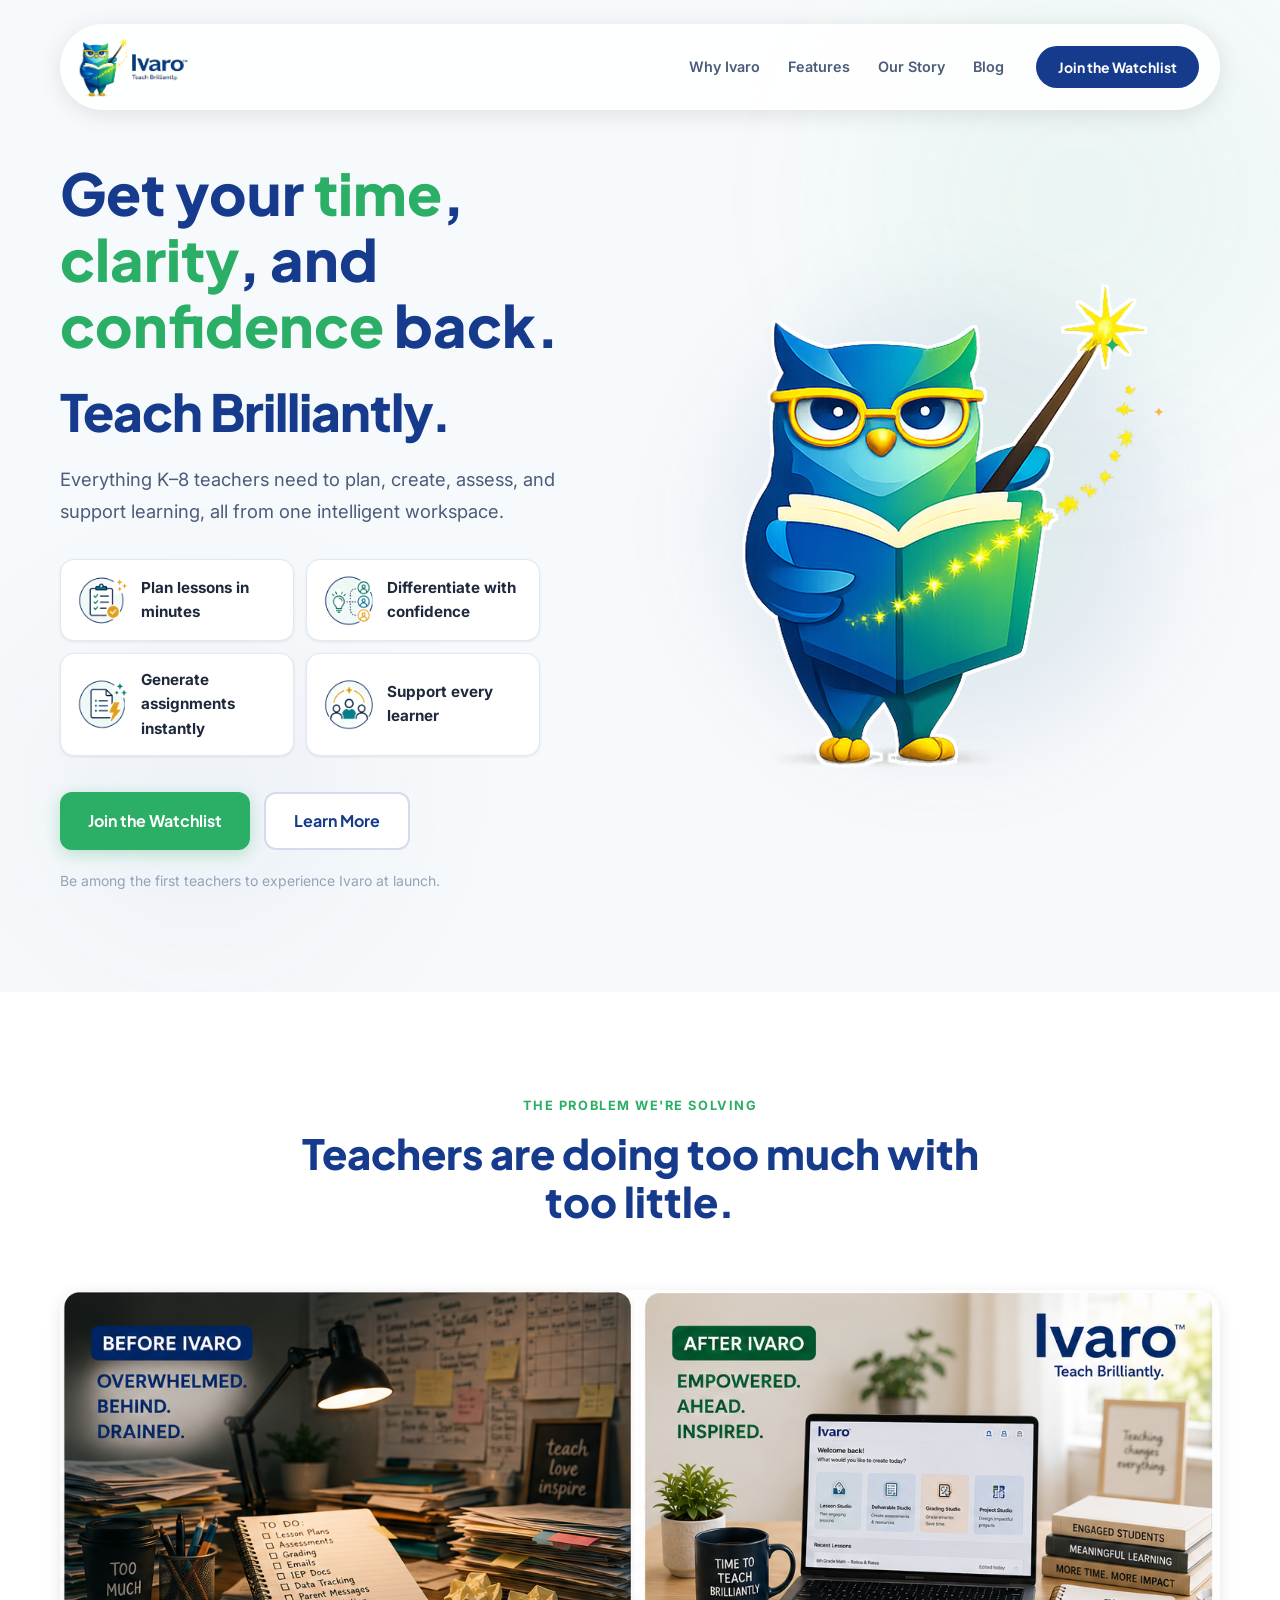
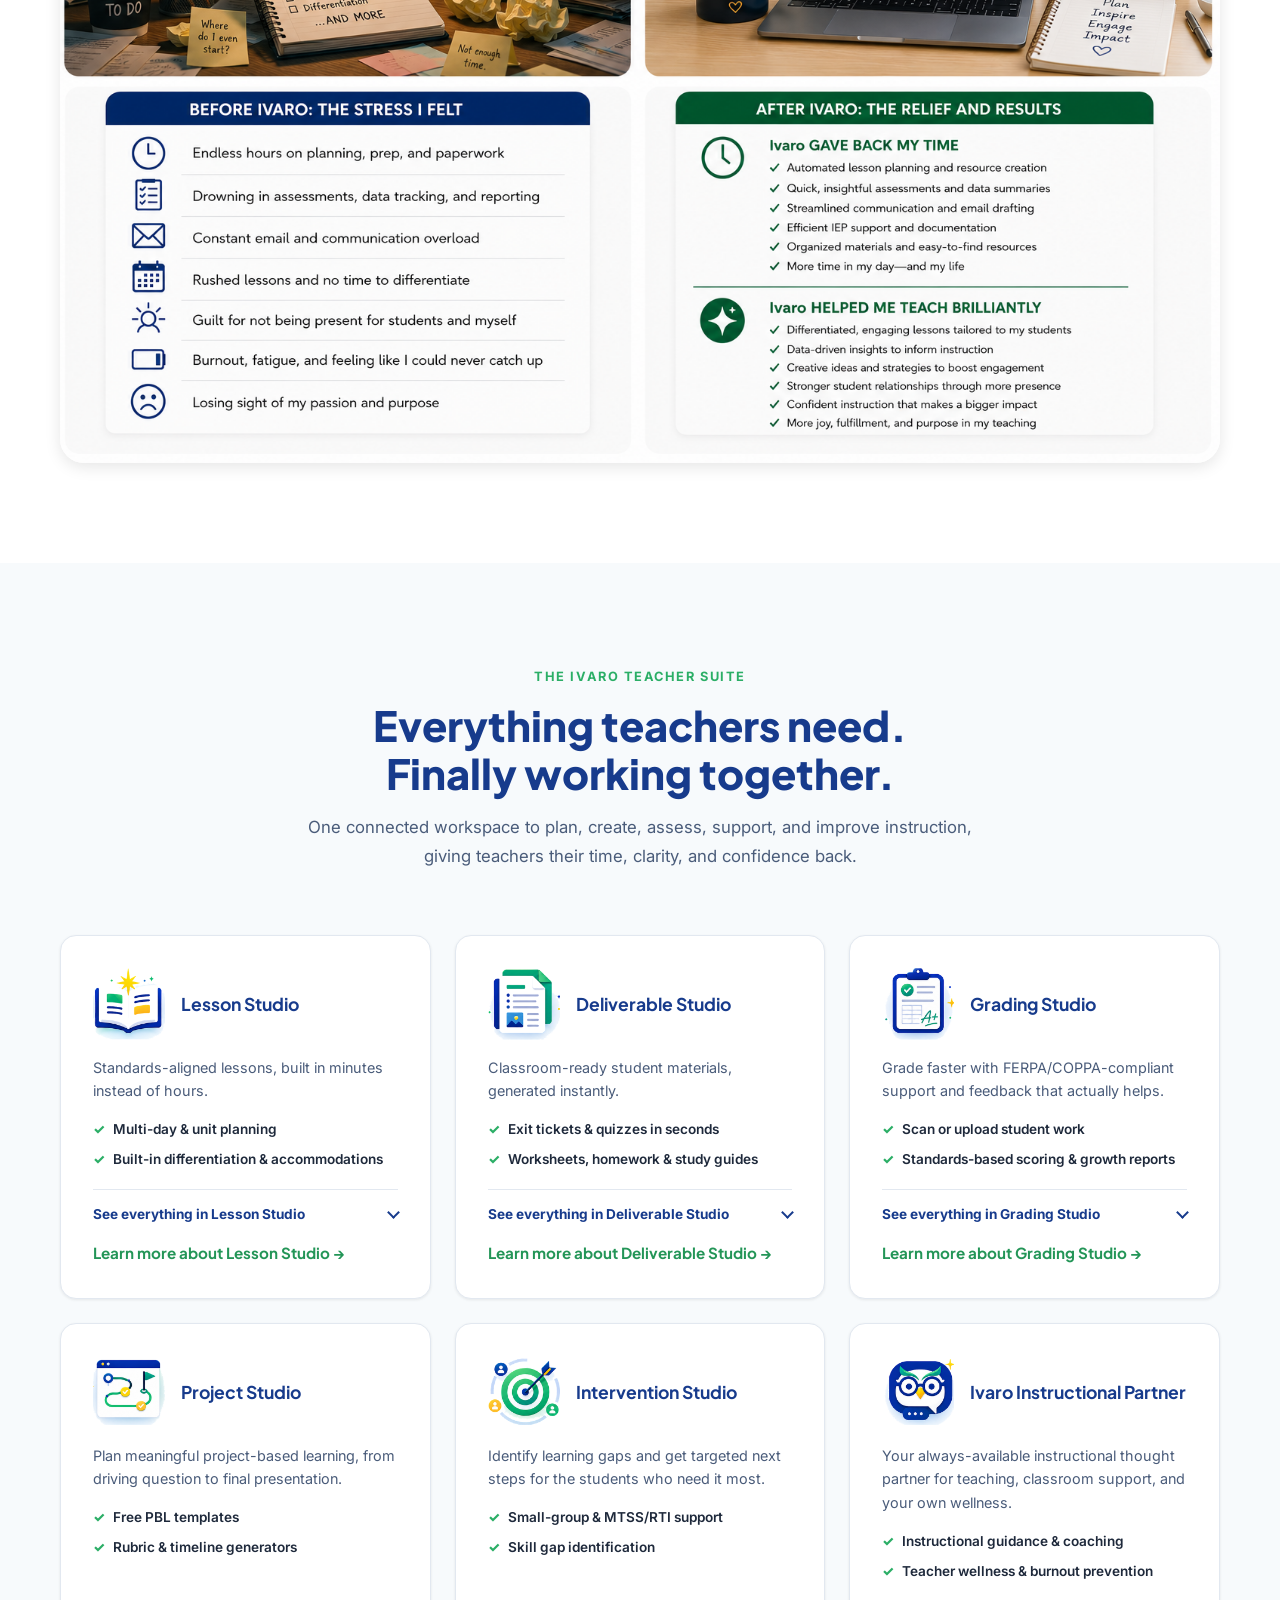
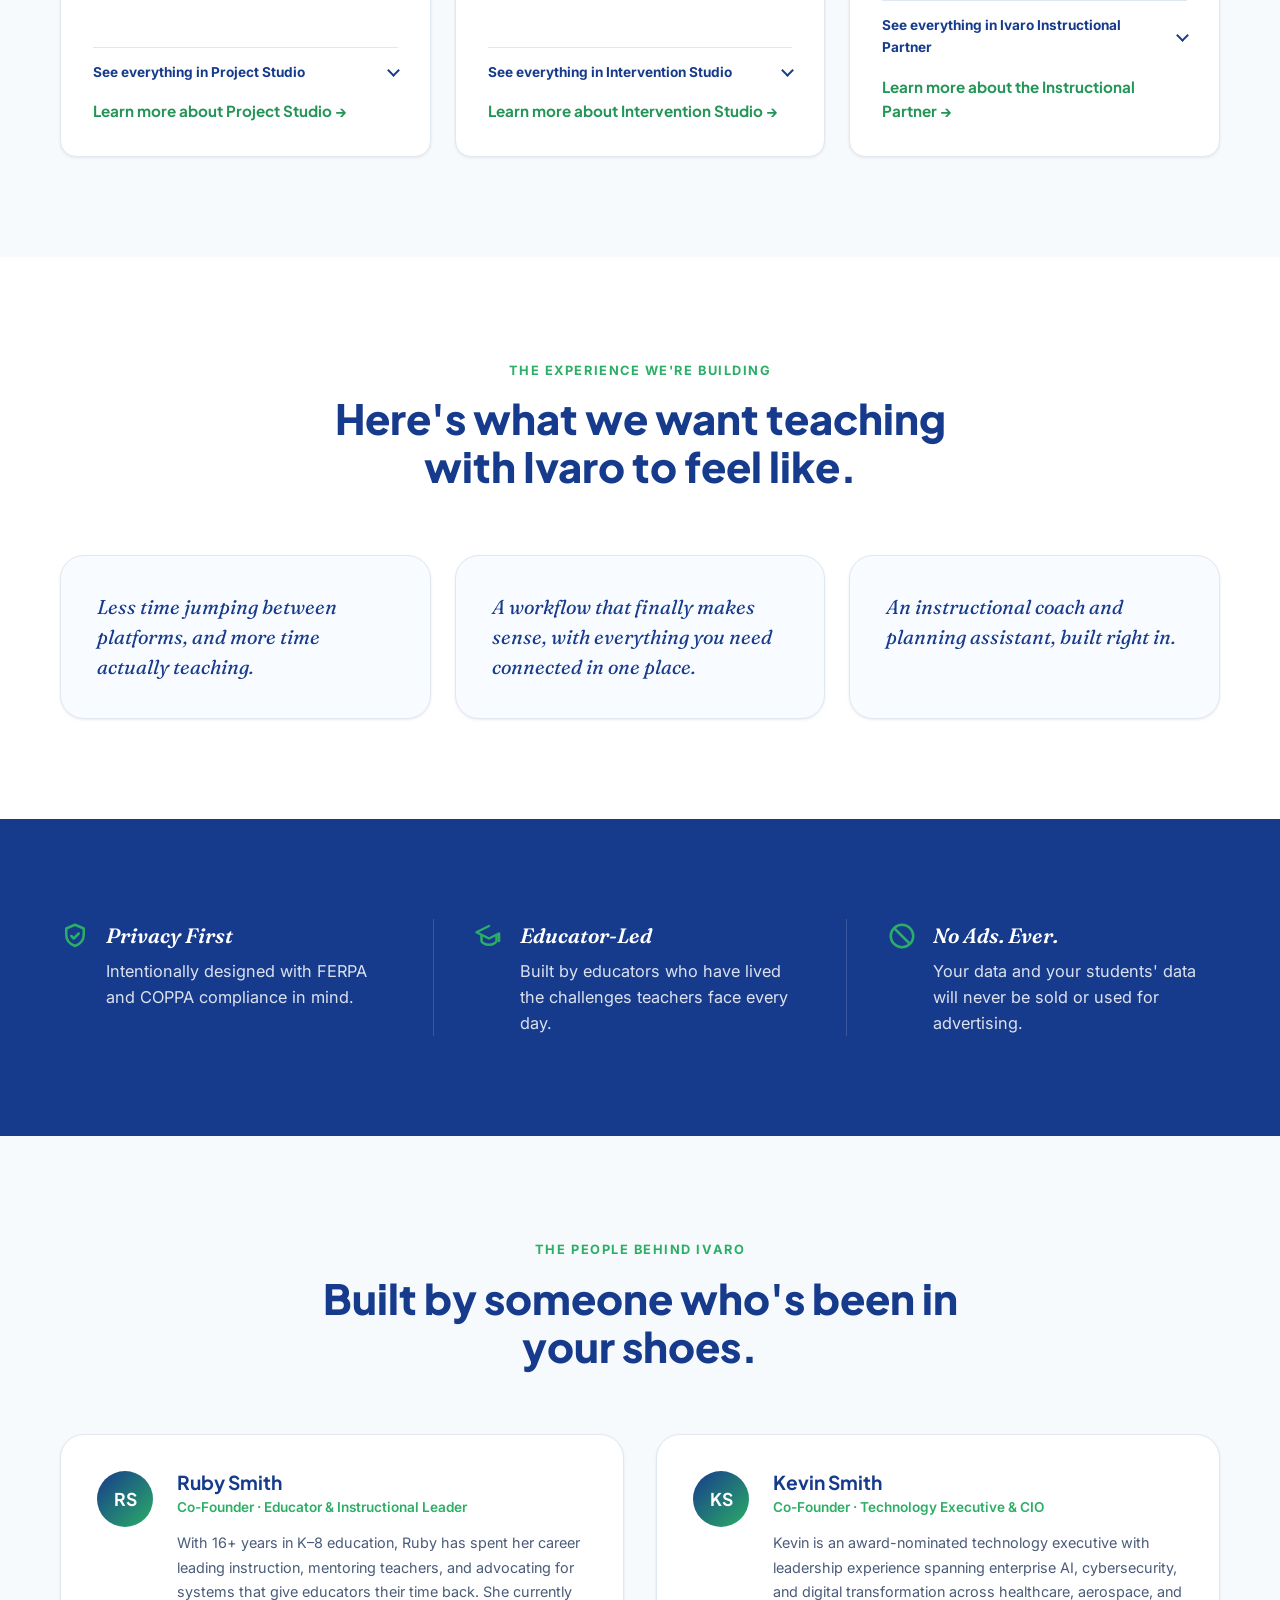
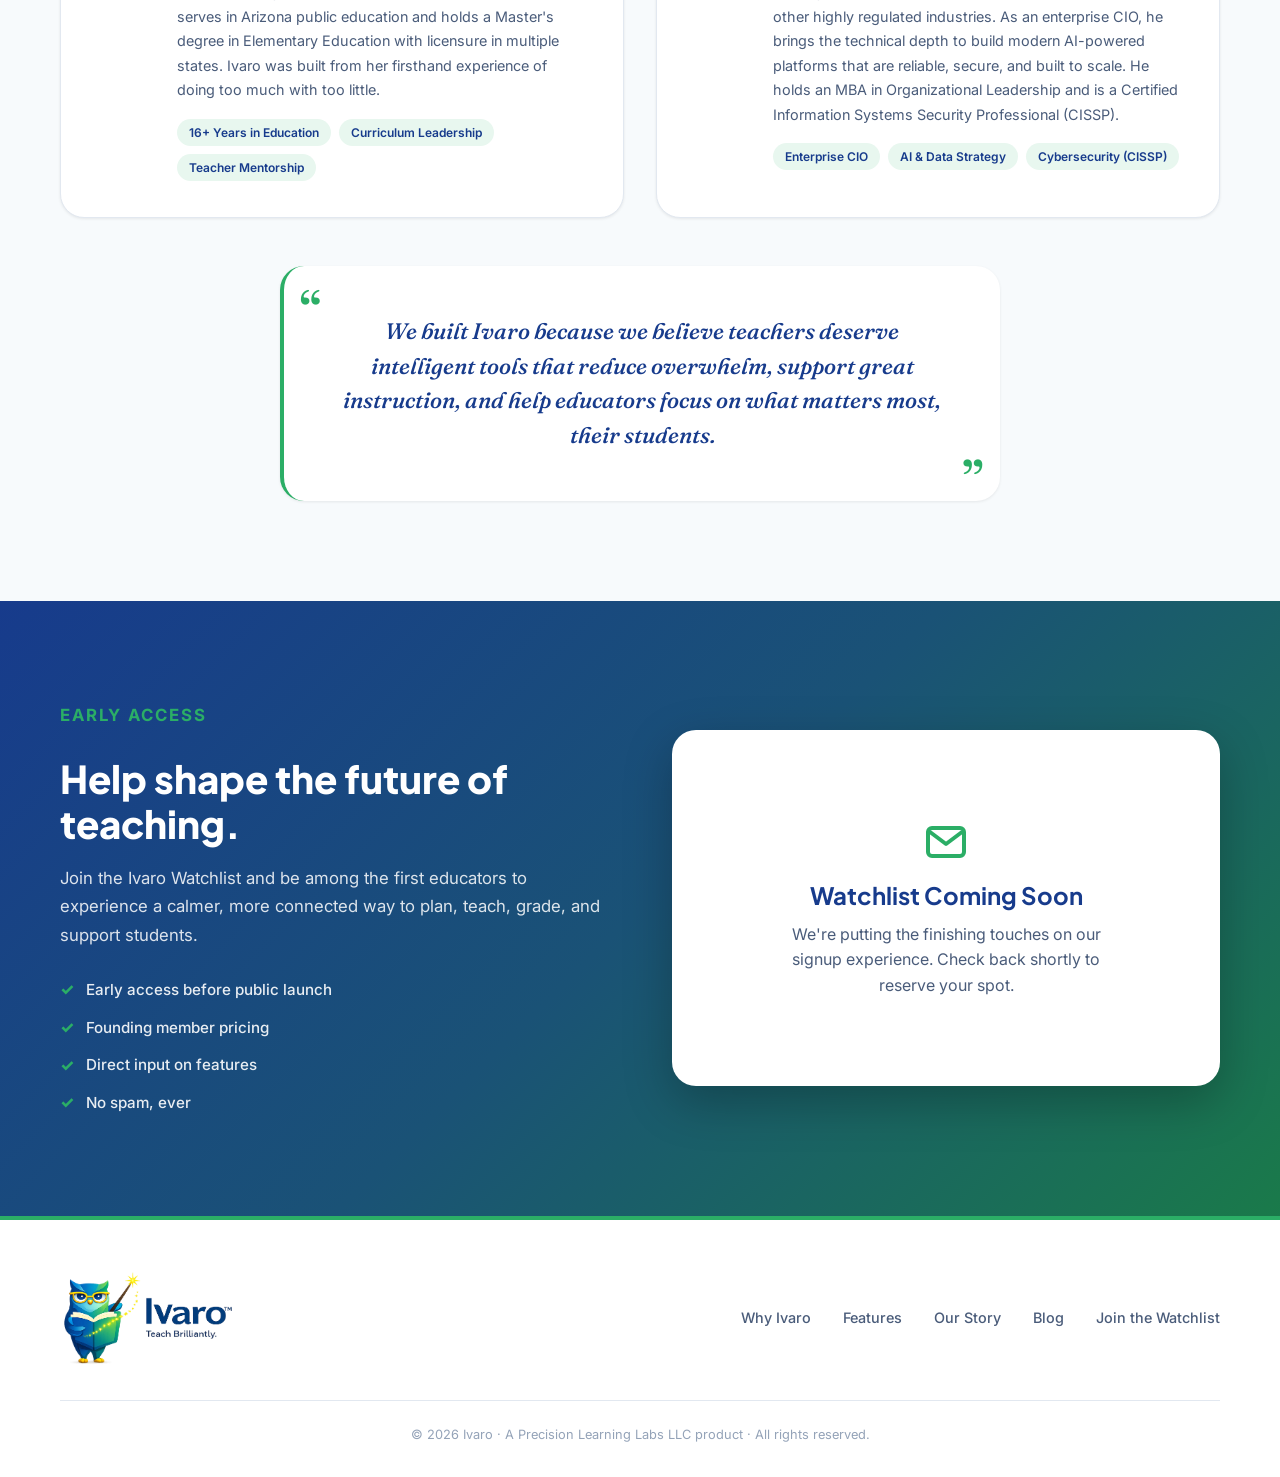
<file: index.html>
<!DOCTYPE html>
<html lang="en">
<head>
  <meta charset="UTF-8" />
  <meta name="viewport" content="width=device-width, initial-scale=1.0" />

  <!-- Google Analytics (GA4) -->
  <!-- Google tag (gtag.js) -->
  <script async src="https://www.googletagmanager.com/gtag/js?id=G-GJ0Y1HH6KL"></script>
  <script>
    window.dataLayer = window.dataLayer || [];
    function gtag(){dataLayer.push(arguments);}
    gtag('js', new Date());
    gtag('config', 'G-GJ0Y1HH6KL');
  </script>
  <title>Ivaro | The Intelligent Workspace for K–8 Teachers</title>
  <meta name="description" content="Ivaro gives K–8 teachers one connected workspace to plan, create, assess, and support learning, so you get your time, clarity, and confidence back. Join the watchlist for early access." />
  <meta name="robots" content="index, follow" />
  <link rel="canonical" href="https://ivaro.ai/" />
  <link rel="icon" href="assets/ivaro-favicon.png" type="image/png" />
  <meta name="theme-color" content="#173B8C" />

  <!-- Open Graph -->
  <meta property="og:type" content="website" />
  <meta property="og:url" content="https://ivaro.ai/" />
  <meta property="og:title" content="Ivaro | The Intelligent Workspace for K–8 Teachers" />
  <meta property="og:description" content="Ivaro gives K–8 teachers one connected workspace to plan, create, assess, and support learning, so you get your time, clarity, and confidence back. Join the watchlist." />
  <meta property="og:image" content="https://ivaro.ai/assets/og-image.png" />
  <meta property="og:image:secure_url" content="https://ivaro.ai/assets/og-image.png" />
  <meta property="og:image:type" content="image/png" />
  <meta property="og:image:width" content="1200" />
  <meta property="og:image:height" content="630" />
  <meta property="og:image:alt" content="Ivaro: the intelligent instructional workspace for K–8 teachers" />
  <meta property="og:site_name" content="Ivaro" />

  <!-- Twitter Card -->
  <meta name="twitter:card" content="summary_large_image" />
  <meta name="twitter:title" content="Ivaro | The Intelligent Workspace for K–8 Teachers" />
  <meta name="twitter:description" content="One connected workspace to plan, create, assess, and support learning, built for K–8 teachers. Join the watchlist for early access." />
  <meta name="twitter:image" content="https://ivaro.ai/assets/og-image.png" />
  <meta name="twitter:image:alt" content="Ivaro: the intelligent instructional workspace for K–8 teachers" />

  <!-- Schema: SoftwareApplication -->
  <script type="application/ld+json">
  {
    "@context": "https://schema.org",
    "@type": "SoftwareApplication",
    "name": "Ivaro",
    "url": "https://ivaro.ai",
    "description": "One connected instructional workspace for K-8 teachers. Helps plan, create, assess, and support learning, from lesson planning and grading to student differentiation and intervention guidance.",
    "applicationCategory": "EducationApplication",
    "operatingSystem": "Web",
    "audience": {
      "@type": "EducationalAudience",
      "educationalRole": "teacher"
    },
    "featureList": [
      "Lesson Studio – standards-aligned lesson planning in minutes",
      "Deliverable Studio – exit tickets, quizzes, worksheets, and classroom materials on demand",
      "Grading Studio – FERPA/COPPA-compliant grading assistance and feedback",
      "Project Studio – project-based learning planning and rubrics",
      "Intervention Studio – targeted small-group and MTSS/RTI support (coming soon)",
      "Ivaro Instructional Partner – always-available instructional coaching and teacher wellness support"
    ],
    "offers": {
      "@type": "Offer",
      "price": "0",
      "priceCurrency": "USD",
      "availability": "https://schema.org/ComingSoon"
    },
    "publisher": {
      "@type": "Organization",
      "name": "Precision Learning Labs LLC",
      "url": "https://ivaro.ai"
    }
  }
  </script>

  <!-- Schema: Organization -->
  <script type="application/ld+json">
  {
    "@context": "https://schema.org",
    "@type": "Organization",
    "name": "Ivaro",
    "url": "https://ivaro.ai",
    "logo": "https://ivaro.ai/assets/ivaro-logo.png",
    "description": "Ivaro builds an intelligent instructional workspace for K-8 teachers to plan, create, assess, and support learning.",
    "founder": [
      { "@type": "Person", "name": "Ruby Smith", "jobTitle": "Co-Founder" },
      { "@type": "Person", "name": "Kevin Smith", "jobTitle": "Co-Founder" }
    ],
    "sameAs": []
  }
  </script>

  <!-- Schema: FAQPage (GEO / answer engines) -->
  <script type="application/ld+json">
  {
    "@context": "https://schema.org",
    "@type": "FAQPage",
    "mainEntity": [
      {
        "@type": "Question",
        "name": "What is Ivaro?",
        "acceptedAnswer": {
          "@type": "Answer",
          "text": "Ivaro is an intelligent instructional workspace for K-8 teachers. It helps teachers plan standards-aligned lessons, generate assignments and rubrics, speed up grading, and identify students who need intervention, all in one connected platform."
        }
      },
      {
        "@type": "Question",
        "name": "Who is Ivaro designed for?",
        "acceptedAnswer": {
          "@type": "Answer",
          "text": "Ivaro is built for K-8 classroom teachers who feel overwhelmed by the volume of planning, grading, and student support work. It is especially useful for teachers who currently juggle multiple disconnected tools."
        }
      },
      {
        "@type": "Question",
        "name": "How does Ivaro help with lesson planning?",
        "acceptedAnswer": {
          "@type": "Answer",
          "text": "Ivaro generates standards-aligned lesson plans in minutes. Teachers specify their grade level, subject, and learning objectives, and Ivaro produces a complete, editable lesson plan, significantly reducing planning time."
        }
      },
      {
        "@type": "Question",
        "name": "Is Ivaro free?",
        "acceptedAnswer": {
          "@type": "Answer",
          "text": "Ivaro is currently in pre-launch. Teachers can join the watchlist for early access and founding member pricing before the public launch."
        }
      },
      {
        "@type": "Question",
        "name": "Is Ivaro FERPA and COPPA compliant?",
        "acceptedAnswer": {
          "@type": "Answer",
          "text": "Ivaro is intentionally designed with FERPA and COPPA compliance in mind. Student data is never sold or used for advertising."
        }
      }
    ]
  }
  </script>

  <link rel="preconnect" href="https://fonts.googleapis.com">
  <link rel="preconnect" href="https://fonts.gstatic.com" crossorigin>
  <link href="https://fonts.googleapis.com/css2?family=Inter:wght@400;500;600;700&family=Plus+Jakarta+Sans:wght@600;700;800&family=Fraunces:ital,wght@0,600;1,500;1,600&display=swap" rel="stylesheet">
  <link rel="stylesheet" href="styles.css" />
</head>
<body>

  <!-- NAVBAR -->
  <header class="navbar" id="navbar">
    <div class="nav-inner container">
      <a class="brand" href="#home" aria-label="Ivaro home">
        <img src="assets/ivaro-logo.png" alt="Ivaro logo" />
      </a>
      <nav class="desktop-nav" aria-label="Main navigation">
        <a href="#why-ivaro">Why Ivaro</a>
        <a href="#features">Features</a>
        <a href="about.html">Our Story</a>
        <a href="blog.html">Blog</a>
      </nav>
      <a class="nav-cta" href="#watchlist">Join the Watchlist</a>
      <button class="menu-toggle" id="menuToggle" aria-label="Open menu" aria-expanded="false">
        <span></span><span></span><span></span>
      </button>
    </div>
  </header>

  <div class="mobile-menu" id="mobileMenu">
    <a href="#why-ivaro">Why Ivaro</a>
    <a href="#features">Features</a>
    <a href="about.html">Our Story</a>
    <a href="blog.html">Blog</a>
    <a class="mobile-cta" href="#watchlist">Join the Watchlist</a>
  </div>

  <main id="home">

    <!-- HERO -->
    <section class="hero section-pad">
      <div class="ambient ambient-one"></div>
      <div class="ambient ambient-two"></div>
      <div class="hero-grid container">
        <div class="hero-copy reveal">
          <h1>Get your <span class="hw">time</span>,<br><span class="hw">clarity</span>, and<br><span class="hw">confidence</span> back.</h1>
          <p class="hero-slogan">Teach Brilliantly.</p>
          <p class="hero-subtitle">Everything K–8 teachers need to plan, create, assess, and support learning, all from one intelligent workspace.</p>
          <div class="feature-pills">
            <a class="pill" href="#lesson-studio"><span class="pill-icon" aria-hidden="true"><img src="assets/hero-plan.png" alt="" width="52" height="52" loading="lazy"></span>Plan lessons in minutes</a>
            <a class="pill" href="#lesson-studio"><span class="pill-icon" aria-hidden="true"><img src="assets/hero-differentiate.png" alt="" width="52" height="52" loading="lazy"></span>Differentiate with confidence</a>
            <a class="pill" href="#deliverable-studio"><span class="pill-icon" aria-hidden="true"><img src="assets/hero-generate.png" alt="" width="52" height="52" loading="lazy"></span>Generate assignments instantly</a>
            <a class="pill" href="#intervention-studio"><span class="pill-icon" aria-hidden="true"><img src="assets/hero-support.png" alt="" width="52" height="52" loading="lazy"></span>Support every learner</a>
          </div>
          <div class="hero-actions">
            <a class="btn btn-primary" href="#watchlist">Join the Watchlist</a>
            <a class="btn btn-secondary" href="#why-ivaro">Learn More</a>
          </div>
          <p class="hero-note">Be among the first teachers to experience Ivaro at launch.</p>
        </div>
        <div class="hero-visual reveal delay-1" aria-hidden="true">
          <div class="owl-glow"></div>
          <img src="assets/ivaro-owl.png" alt="Ivaro owl mascot" class="owl-img" />
        </div>
      </div>
    </section>

    <!-- WHY IVARO -->
    <section class="why-ivaro section-pad" id="why-ivaro">
      <div class="container">
        <div class="section-heading reveal">
          <p class="eyebrow">The problem we're solving</p>
          <h2>Teachers are doing too much with too little.</h2>
        </div>
        <div class="before-after-image reveal">
          <!-- Desktop: single combined image -->
          <img src="assets/before-after.png" alt="Before and after using Ivaro: scattered tools vs. one connected workspace for K-8 teachers" class="before-after-img desktop-only" loading="lazy" />
          <!-- Mobile: stacked halves -->
          <img src="assets/before.png" alt="Before Ivaro: overwhelming teacher workload with scattered tools and endless prep time" class="before-after-img mobile-only" loading="lazy" />
          <img src="assets/after.png" alt="After Ivaro: one connected workspace for K-8 lesson planning, grading, and student support" class="before-after-img mobile-only" loading="lazy" />
        </div>
      </div>
    </section>

    <!-- FEATURES -->
    <section class="features section-pad" id="features">
      <div class="container">
        <div class="section-heading reveal">
          <p class="eyebrow">The Ivaro Teacher Suite</p>
          <h2>Everything teachers need.<br>Finally working together.</h2>
          <p class="section-lead">One connected workspace to plan, create, assess, support, and improve instruction, giving teachers their time, clarity, and confidence back.</p>
        </div>
        <div class="features-grid">

          <article class="feature-card reveal" id="lesson-studio">
            <div class="feature-head">
              <div class="feature-icon" aria-hidden="true">
              <img src="assets/studio-lesson.png" alt="" width="72" height="72" loading="lazy">
            </div>
            <h3>Lesson Studio</h3>
            </div>
            <p class="feature-desc">Standards-aligned lessons, built in minutes instead of hours.</p>
            <ul class="feature-highlights">
              <li>Multi-day &amp; unit planning</li>
              <li>Built-in differentiation &amp; accommodations</li>
            </ul>
            <details class="feature-more">
              <summary>See everything in Lesson Studio <span class="chevron" aria-hidden="true"></span></summary>
              <ul class="feature-full-list">
                <li>Builds a full week of lessons in the time it takes to plan one</li>
                <li>Multi-day and unit planning</li>
                <li>Standards alignment</li>
                <li>Vertical alignment</li>
                <li>Lesson customization</li>
                <li>Engagement strategies</li>
                <li>Learning objectives generator</li>
                <li>Essential questions</li>
                <li>Differentiation support</li>
                <li>Accommodation suggestions</li>
                <li>Bell ringers</li>
                <li>Closure activities</li>
                <li>Materials list generator</li>
                <li>Instructional timing suggestions</li>
              </ul>
            </details>
            <a class="feature-link" href="lesson-studio.html">Learn more about Lesson Studio →</a>
          </article>

          <article class="feature-card reveal delay-1" id="deliverable-studio">
            <div class="feature-head">
              <div class="feature-icon" aria-hidden="true">
              <img src="assets/studio-deliverable.png" alt="" width="72" height="72" loading="lazy">
            </div>
            <h3>Deliverable Studio</h3>
            </div>
            <p class="feature-desc">Classroom-ready student materials, generated instantly.</p>
            <ul class="feature-highlights">
              <li>Exit tickets &amp; quizzes in seconds</li>
              <li>Worksheets, homework &amp; study guides</li>
            </ul>
            <details class="feature-more">
              <summary>See everything in Deliverable Studio <span class="chevron" aria-hidden="true"></span></summary>
              <ul class="feature-full-list">
                <li>Exit tickets</li>
                <li>Quizzes &amp; assessments</li>
                <li>Practice activities / assignments</li>
                <li>Spiral review <span class="soon-tag">Coming soon</span></li>
                <li>Worksheets &amp; classroom materials <span class="soon-tag">Coming soon</span></li>
                <li>Homework</li>
                <li>Slotted notes</li>
                <li>Independent practice</li>
                <li>Guided practice</li>
                <li>Graphic organizers</li>
                <li>Vocabulary activities</li>
                <li>Writing prompts</li>
                <li>Discussion questions</li>
                <li>Choice boards</li>
                <li>Centers / stations</li>
                <li>Warm-ups</li>
                <li>Review games</li>
                <li>Study guides</li>
              </ul>
            </details>
            <a class="feature-link" href="deliverable-studio.html">Learn more about Deliverable Studio →</a>
          </article>

          <article class="feature-card reveal delay-2" id="grading-studio">
            <div class="feature-head">
              <div class="feature-icon" aria-hidden="true">
              <img src="assets/studio-grading.png" alt="" width="72" height="72" loading="lazy">
            </div>
            <h3>Grading Studio</h3>
            </div>
            <p class="feature-desc">Grade faster with FERPA/COPPA-compliant support and feedback that actually helps.</p>
            <ul class="feature-highlights">
              <li>Scan or upload student work</li>
              <li>Standards-based scoring &amp; growth reports</li>
            </ul>
            <details class="feature-more">
              <summary>See everything in Grading Studio <span class="chevron" aria-hidden="true"></span></summary>
              <ul class="feature-full-list">
                <li>Scan or upload student work (FERPA/COPPA compliant)</li>
                <li>Grades faster while still catching what matters</li>
                <li>Rubric scoring</li>
                <li>Written feedback <span class="soon-tag">Coming soon</span></li>
                <li>Class mastery analysis</li>
                <li>Standards-based scoring</li>
                <li>Missing assignment tracking</li>
                <li>Class trends</li>
                <li>Student growth reports</li>
                <li>Parent-friendly progress summaries</li>
              </ul>
            </details>
            <a class="feature-link" href="grading-studio.html">Learn more about Grading Studio →</a>
          </article>

          <article class="feature-card reveal" id="project-studio">
            <div class="feature-head">
              <div class="feature-icon" aria-hidden="true">
              <img src="assets/studio-project.png" alt="" width="72" height="72" loading="lazy">
            </div>
            <h3>Project Studio</h3>
            </div>
            <p class="feature-desc">Plan meaningful project-based learning, from driving question to final presentation.</p>
            <ul class="feature-highlights">
              <li>Free PBL templates</li>
              <li>Rubric &amp; timeline generators</li>
            </ul>
            <details class="feature-more">
              <summary>See everything in Project Studio <span class="chevron" aria-hidden="true"></span></summary>
              <ul class="feature-full-list">
                <li>Project-based learning</li>
                <li>Turns a driving question into a full PBL unit</li>
                <li>Long-term / short-term projects</li>
                <li>Free PBL templates</li>
                <li>Project timeline builder</li>
                <li>Student checkpoints</li>
                <li>Rubric generator</li>
                <li>Team role suggestions</li>
                <li>Driving question generator</li>
                <li>Presentation options</li>
                <li>Reflection prompts</li>
                <li>Standards mapping</li>
              </ul>
            </details>
            <a class="feature-link" href="project-studio.html">Learn more about Project Studio →</a>
          </article>

          <article class="feature-card reveal delay-1" id="intervention-studio">
            <div class="feature-head">
              <div class="feature-icon" aria-hidden="true">
              <img src="assets/studio-intervention.png" alt="" width="72" height="72" loading="lazy">
            </div>
            <h3>Intervention Studio</h3>
            </div>
            <p class="feature-desc">Identify learning gaps and get targeted next steps for the students who need it most.</p>
            <ul class="feature-highlights">
              <li>Small-group &amp; MTSS/RTI support</li>
              <li>Skill gap identification</li>
            </ul>
            <details class="feature-more">
              <summary>See everything in Intervention Studio <span class="chevron" aria-hidden="true"></span></summary>
              <ul class="feature-full-list">
                <li>Small-group planning</li>
                <li>Targeted intervention recommendations</li>
                <li>Progress monitoring</li>
                <li>Data-informed reteaching</li>
                <li>Student support workflows</li>
                <li>Small group builder</li>
                <li>Skill gap identification</li>
                <li>Intervention lesson generator</li>
                <li>Reteaching activities</li>
                <li>Student grouping</li>
                <li>Parent support resources</li>
                <li>MTSS support</li>
                <li>RTI documentation</li>
              </ul>
            </details>
            <a class="feature-link" href="intervention-studio.html">Learn more about Intervention Studio →</a>
          </article>

          <article class="feature-card reveal delay-2" id="instructional-partner">
            <div class="feature-head">
              <div class="feature-icon" aria-hidden="true">
              <img src="assets/studio-partner.png" alt="" width="72" height="72" loading="lazy">
            </div>
            <h3>Ivaro Instructional Partner</h3>
            </div>
            <p class="feature-desc">Your always-available instructional thought partner for teaching, classroom support, and your own wellness.</p>
            <ul class="feature-highlights">
              <li>Instructional guidance &amp; coaching</li>
              <li>Teacher wellness &amp; burnout prevention</li>
            </ul>
            <details class="feature-more">
              <summary>See everything in Ivaro Instructional Partner <span class="chevron" aria-hidden="true"></span></summary>
              <div class="feature-subgroup">
                <p class="feature-subgroup-title">Instructional Guidance</p>
                <ul class="feature-full-list">
                  <li>Lesson improvement suggestions</li>
                  <li>Curriculum guidance</li>
                  <li>Teaching strategy recommendations</li>
                  <li>Differentiation coaching</li>
                  <li>Intervention recommendations</li>
                  <li>Assessment analysis</li>
                  <li>Data interpretation</li>
                  <li>Professional growth support</li>
                </ul>
              </div>
              <div class="feature-subgroup">
                <p class="feature-subgroup-title">Classroom &amp; Student Support</p>
                <ul class="feature-full-list">
                  <li>Classroom management ideas</li>
                  <li>Student engagement strategies</li>
                  <li>Brain break recommendations</li>
                  <li>Transition activities</li>
                  <li>SEL activity suggestions</li>
                  <li>Community-building ideas</li>
                  <li>Parent communication guidance</li>
                  <li>Resource recommendations</li>
                </ul>
              </div>
              <div class="feature-subgroup">
                <p class="feature-subgroup-title">Teacher Wellness &amp; Sustainability</p>
                <ul class="feature-full-list">
                  <li>Personalized stress-relief suggestions</li>
                  <li>Two-minute classroom reset activities</li>
                  <li>Teacher mindfulness exercises</li>
                  <li>Guided breathing exercises</li>
                  <li>Relaxation activities between classes</li>
                  <li>Encouragement and motivational support</li>
                  <li>Work-life balance reminders</li>
                  <li>Burnout prevention strategies</li>
                  <li>End-of-day reflection prompts</li>
                  <li>Celebration of classroom wins</li>
                </ul>
              </div>
              <div class="feature-subgroup">
                <p class="feature-subgroup-title">Productivity &amp; Decision Support</p>
                <ul class="feature-full-list">
                  <li>Daily planning assistance</li>
                  <li>Instructional decision support</li>
                  <li>Time-saving workflow suggestions</li>
                  <li>Priority recommendations</li>
                  <li>Meeting preparation</li>
                  <li>PLC discussion support</li>
                  <li>Weekly planning checklists</li>
                  <li>Reflection and next-step suggestions</li>
                </ul>
              </div>
              <div class="feature-subgroup">
                <p class="feature-subgroup-title">Encouragement &amp; Celebration</p>
                <ul class="feature-full-list">
                  <li>Celebrating milestones and accomplishments</li>
                  <li>Positive reinforcement and encouragement</li>
                  <li>Recognizing teacher growth over time</li>
                  <li>Reflective journaling prompts</li>
                  <li>Gratitude moments</li>
                  <li>Confidence-building reminders</li>
                  <li>Weekly wins recap</li>
                  <li>Motivational check-ins</li>
                </ul>
              </div>
            </details>
            <a class="feature-link" href="instructional-partner.html">Learn more about the Instructional Partner →</a>
          </article>

        </div>
      </div>
    </section>

    <!-- QUOTES -->
    <section class="quotes section-pad">
      <div class="container">
        <div class="section-heading reveal">
          <p class="eyebrow">The experience we're building</p>
          <h2>Here's what we want teaching<br>with Ivaro to feel like.</h2>
        </div>
        <div class="quotes-grid">
          <div class="quote-card reveal">
            <p>Less time jumping between platforms, and more time actually teaching.</p>
          </div>
          <div class="quote-card reveal delay-1">
            <p>A workflow that finally makes sense, with everything you need connected in one place.</p>
          </div>
          <div class="quote-card reveal delay-2">
            <p>An instructional coach and planning assistant, built right in.</p>
          </div>
        </div>
      </div>
    </section>

    <!-- TRUST BAR -->
    <section class="trust-bar section-pad">
      <div class="container">
        <div class="trust-bar-inner reveal">
          <div class="trust-item">
            <div class="trust-icon" aria-hidden="true"><svg viewBox="0 0 24 24" fill="none" xmlns="http://www.w3.org/2000/svg"><path d="M12 3l7 3v5c0 4.5-3 7.5-7 9-4-1.5-7-4.5-7-9V6l7-3Z" stroke="currentColor" stroke-width="2" stroke-linejoin="round"/><path d="M9 12l2 2 4-4" stroke="currentColor" stroke-width="2" stroke-linecap="round" stroke-linejoin="round"/></svg></div>
            <div>
              <p class="trust-label">Privacy First</p>
              <p class="trust-text">Intentionally designed with FERPA and COPPA compliance in mind.</p>
            </div>
          </div>
          <div class="trust-divider"></div>
          <div class="trust-item">
            <div class="trust-icon" aria-hidden="true"><svg viewBox="0 0 24 24" fill="none" xmlns="http://www.w3.org/2000/svg"><path d="M12 4L2 9l10 5 8-4v6" stroke="currentColor" stroke-width="2" stroke-linecap="round" stroke-linejoin="round"/><path d="M6 11.5V16c0 1.1 2.7 3 6 3s6-1.9 6-3v-4.5" stroke="currentColor" stroke-width="2" stroke-linecap="round" stroke-linejoin="round"/></svg></div>
            <div>
              <p class="trust-label">Educator-Led</p>
              <p class="trust-text">Built by educators who have lived the challenges teachers face every day.</p>
            </div>
          </div>
          <div class="trust-divider"></div>
          <div class="trust-item">
            <div class="trust-icon" aria-hidden="true"><svg viewBox="0 0 24 24" fill="none" xmlns="http://www.w3.org/2000/svg"><circle cx="12" cy="12" r="9" stroke="currentColor" stroke-width="2"/><path d="M6 6l12 12" stroke="currentColor" stroke-width="2" stroke-linecap="round"/></svg></div>
            <div>
              <p class="trust-label">No Ads. Ever.</p>
              <p class="trust-text">Your data and your students' data will never be sold or used for advertising.</p>
            </div>
          </div>
        </div>
      </div>
    </section>

    <!-- FOUNDERS -->
    <section class="founders section-pad" id="founders">
      <div class="container">
        <div class="section-heading reveal">
          <p class="eyebrow">The people behind Ivaro</p>
          <h2>Built by someone who's been in your shoes.</h2>
        </div>
        <div class="founders-grid">
          <article class="founder-card reveal">
            <div class="founder-avatar">RS</div>
            <div class="founder-info">
              <h3>Ruby Smith</h3>
              <p class="founder-role">Co-Founder · Educator & Instructional Leader</p>
              <p class="founder-bio">With 16+ years in K–8 education, Ruby has spent her career leading instruction, mentoring teachers, and advocating for systems that give educators their time back. She currently serves in Arizona public education and holds a Master's degree in Elementary Education with licensure in multiple states. Ivaro was built from her firsthand experience of doing too much with too little.</p>
              <div class="founder-chips">
                <span>16+ Years in Education</span>
                <span>Curriculum Leadership</span>
                <span>Teacher Mentorship</span>
              </div>
            </div>
          </article>
          <article class="founder-card reveal delay-1">
            <div class="founder-avatar">KS</div>
            <div class="founder-info">
              <h3>Kevin Smith</h3>
              <p class="founder-role">Co-Founder · Technology Executive & CIO</p>
              <p class="founder-bio">Kevin is an award-nominated technology executive with leadership experience spanning enterprise AI, cybersecurity, and digital transformation across healthcare, aerospace, and other highly regulated industries. As an enterprise CIO, he brings the technical depth to build modern AI-powered platforms that are reliable, secure, and built to scale. He holds an MBA in Organizational Leadership and is a Certified Information Systems Security Professional (CISSP).</p>
              <div class="founder-chips">
                <span>Enterprise CIO</span>
                <span>AI & Data Strategy</span>
                <span>Cybersecurity (CISSP)</span>
              </div>
            </div>
          </article>
        </div>
        <blockquote class="founder-statement reveal">We built Ivaro because we believe teachers deserve intelligent tools that reduce overwhelm, support great instruction, and help educators focus on what matters most, their students.</blockquote>
      </div>
    </section>

    <!-- WATCHLIST SIGNUP -->
    <section class="watchlist section-pad" id="watchlist">
      <div class="container">
        <div class="watchlist-inner reveal">
          <div class="watchlist-copy">
            <p class="eyebrow light">Early access</p>
            <h2>Help shape the future of teaching.</h2>
            <p>Join the Ivaro Watchlist and be among the first educators to experience a calmer, more connected way to plan, teach, grade, and support students.</p>
            <ul class="watchlist-perks">
              <li><span>✓</span> Early access before public launch</li>
              <li><span>✓</span> Founding member pricing</li>
              <li><span>✓</span> Direct input on features</li>
              <li><span>✓</span> No spam, ever</li>
            </ul>
          </div>
          <div class="watchlist-form">
            <div class="coming-soon-box">
              <div class="coming-soon-icon" aria-hidden="true"><svg viewBox="0 0 24 24" fill="none" xmlns="http://www.w3.org/2000/svg"><rect x="3" y="5" width="18" height="14" rx="2" stroke="currentColor" stroke-width="2"/><path d="M4 7l8 6 8-6" stroke="currentColor" stroke-width="2" stroke-linecap="round" stroke-linejoin="round"/></svg></div>
              <h3>Watchlist Coming Soon</h3>
              <p>We're putting the finishing touches on our signup experience. Check back shortly to reserve your spot.</p>
            </div>
          </div>
        </div>
      </div>
    </section>

  </main>

  <!-- FOOTER -->
  <footer class="footer">
    <div class="container footer-main">
      <a class="footer-logo-link" href="#home">
        <img src="assets/ivaro-logo.png" alt="Ivaro Teach Brilliantly" class="footer-full-logo" />
      </a>
      <nav class="footer-links">
        <a href="#why-ivaro">Why Ivaro</a>
        <a href="#features">Features</a>
        <a href="about.html">Our Story</a>
        <a href="blog.html">Blog</a>
        <a href="#watchlist">Join the Watchlist</a>
      </nav>
    </div>
    <div class="container footer-copy">
      <p>© <span id="year"></span> Ivaro · A Precision Learning Labs LLC product · All rights reserved.</p>
    </div>
  </footer>

  <script src="script.js"></script>
</body>
</html>
</file>
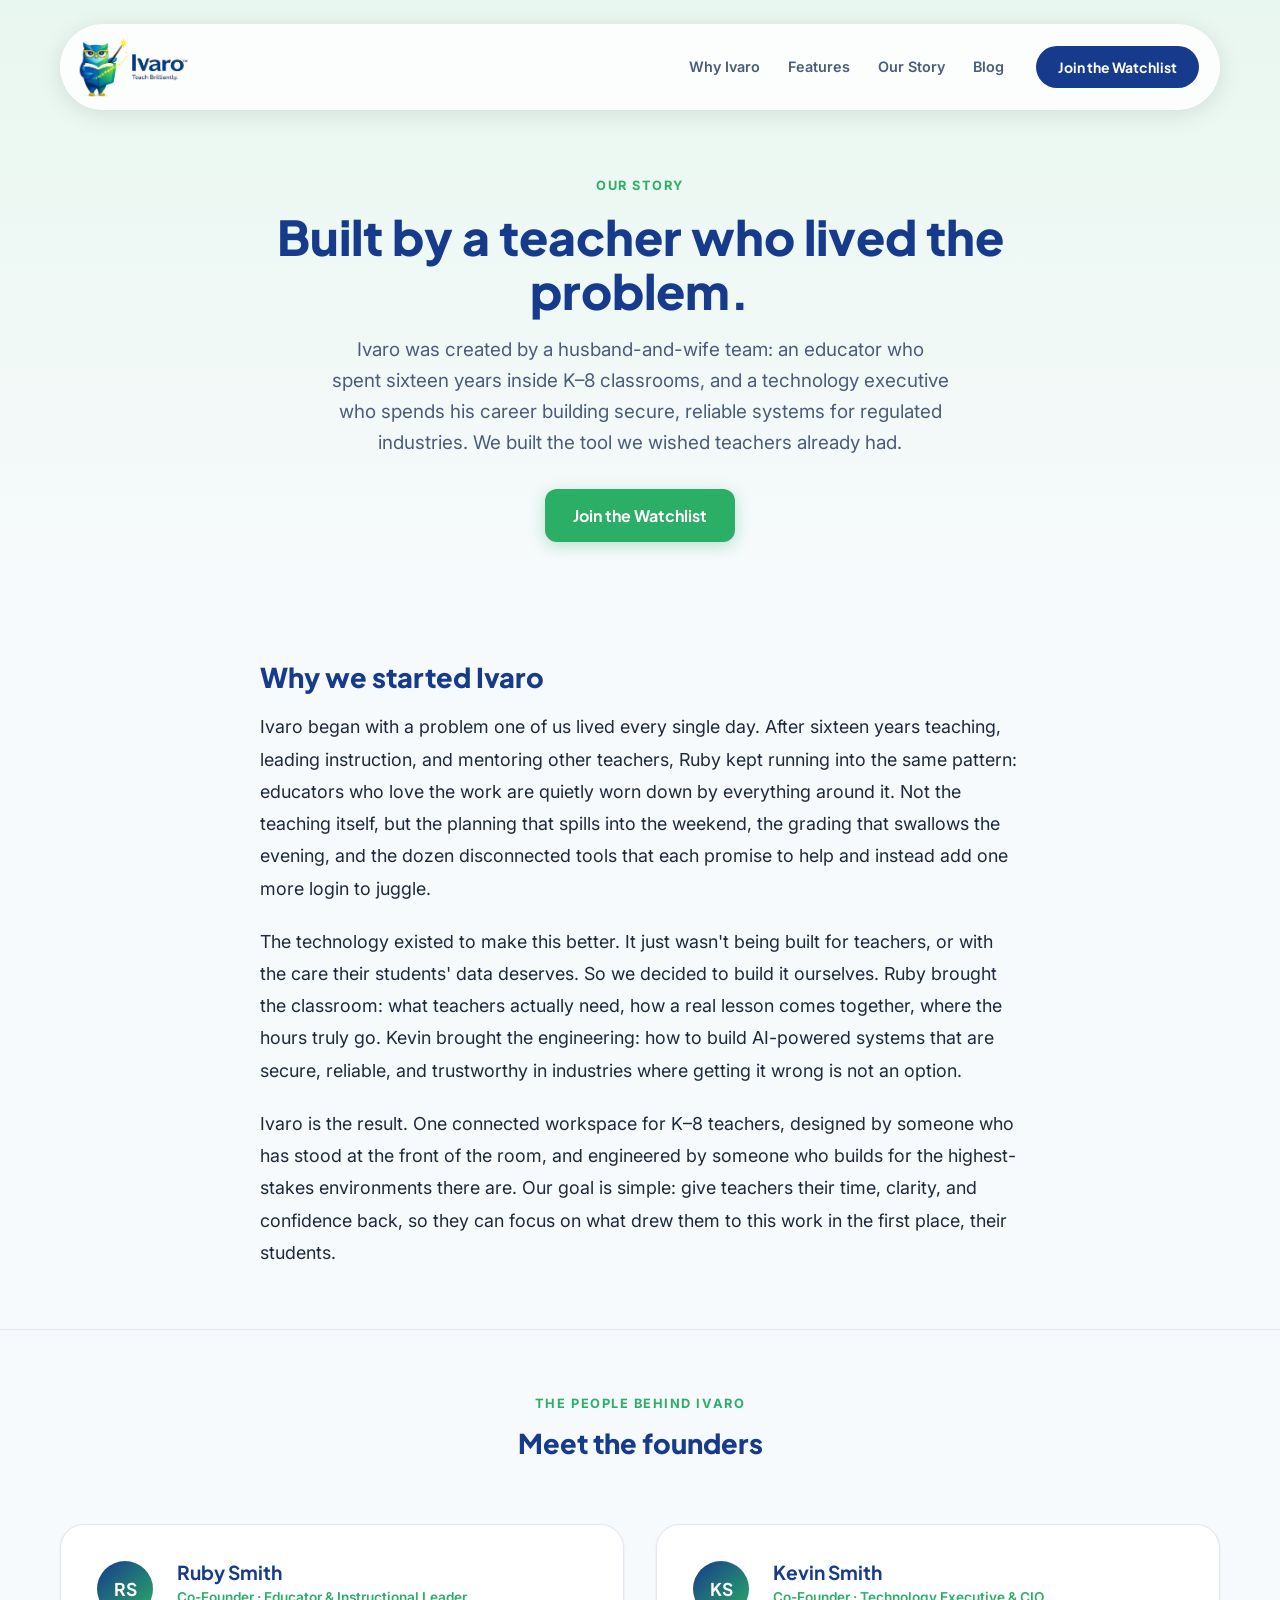
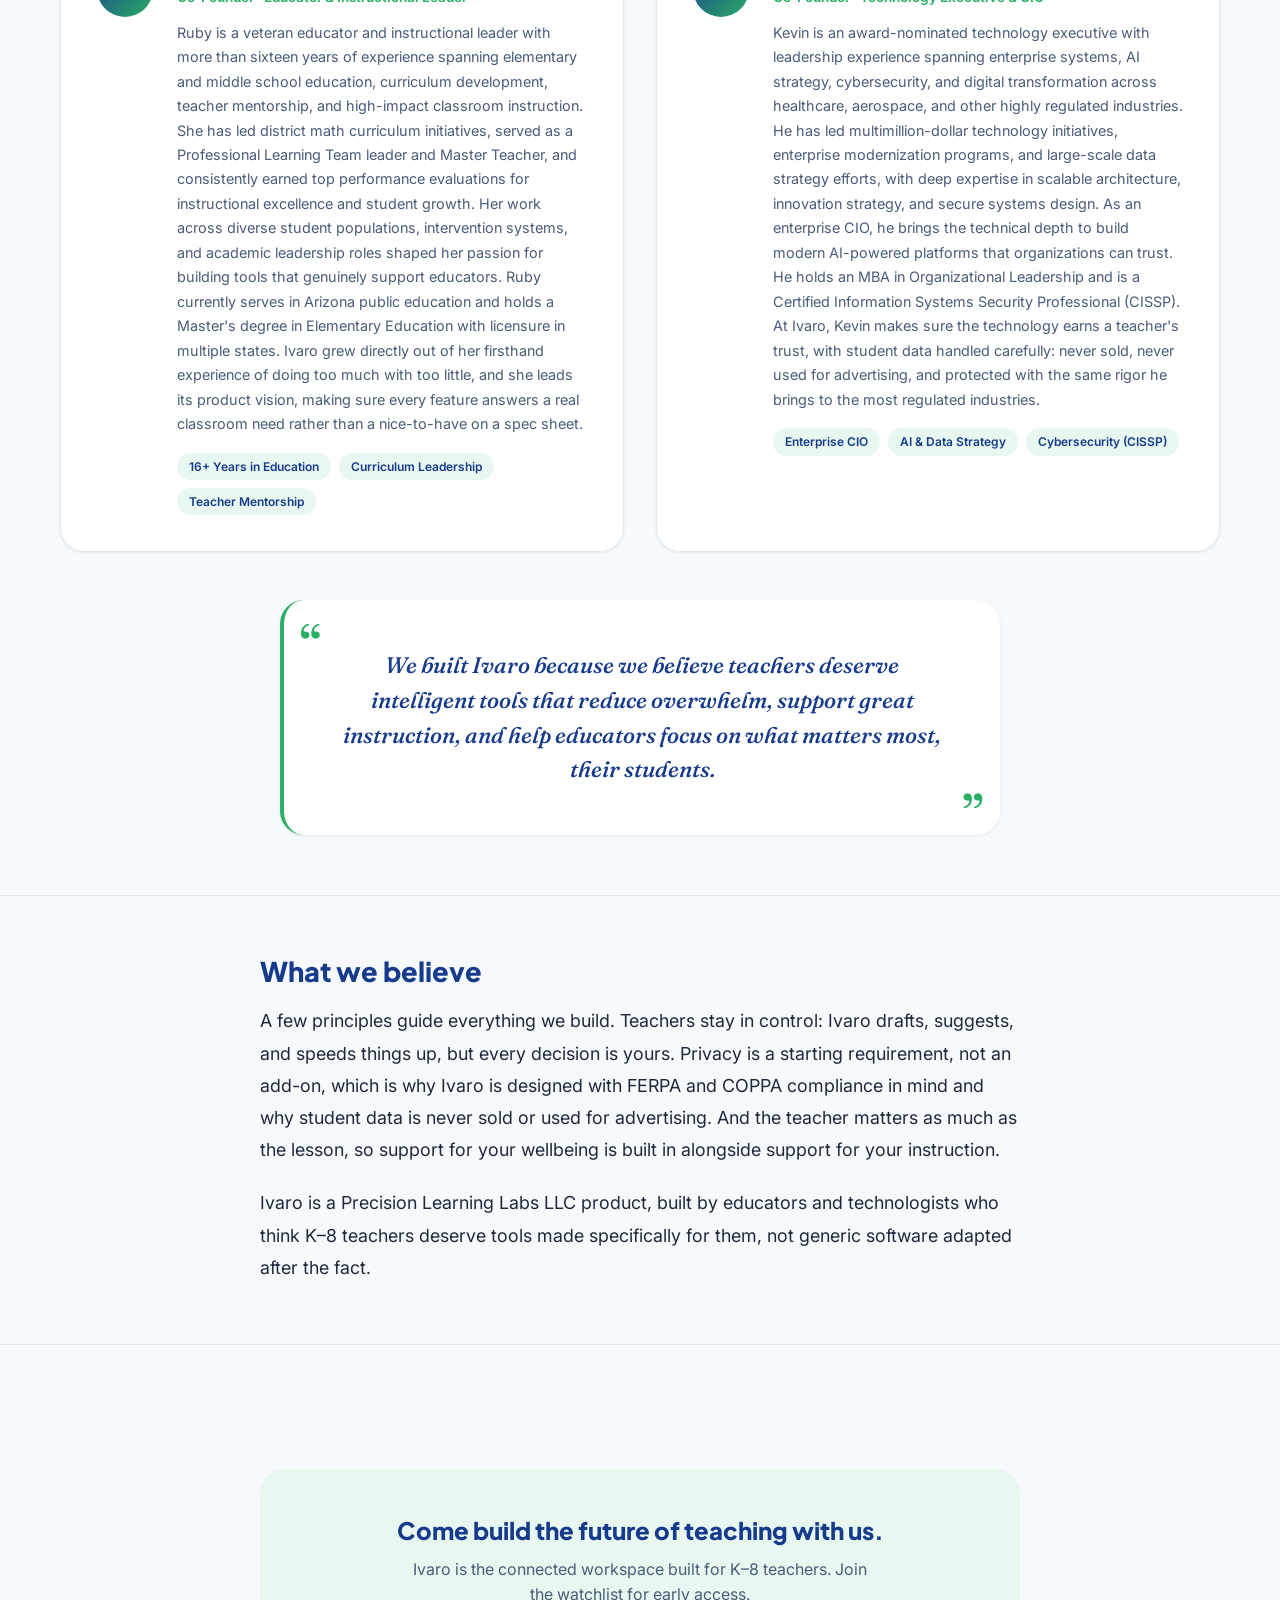
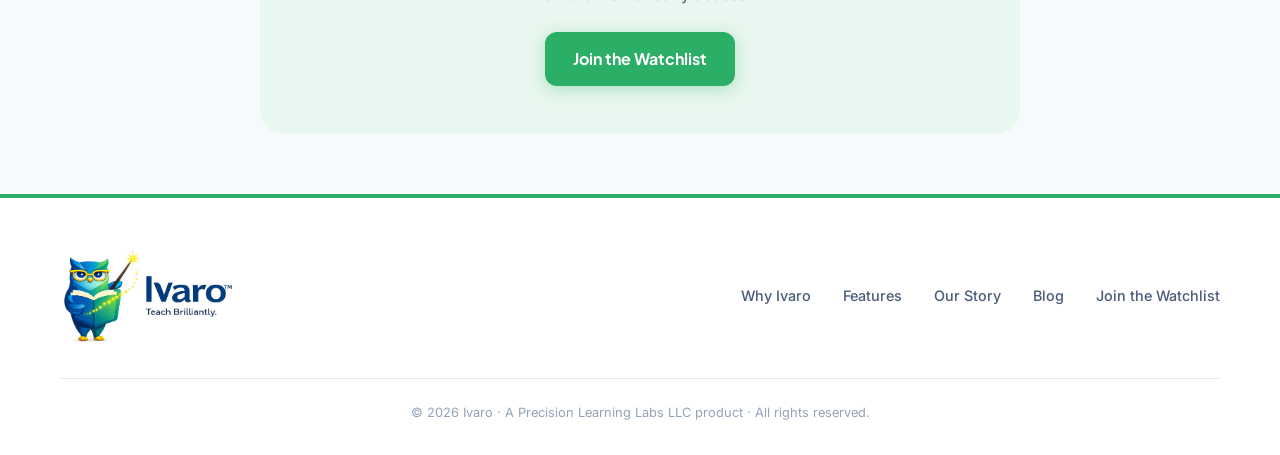
<file: about.html>
<!DOCTYPE html>
<html lang="en">
<head>
  <meta charset="UTF-8" />
  <meta name="viewport" content="width=device-width, initial-scale=1.0" />

  <title>About Ivaro | Built by a Teacher and a Technologist for K–8 Classrooms</title>
  <meta name="description" content="Ivaro was built by Ruby Smith, a 16-year K–8 educator, and Kevin Smith, an enterprise CIO, to give teachers their time, clarity, and confidence back. Meet the founders and the story behind Ivaro." />
  <link rel="canonical" href="https://ivaro.ai/about.html" />

  <meta name="robots" content="index, follow" />
  <link rel="icon" href="assets/ivaro-favicon.png" type="image/png" />
  <meta name="theme-color" content="#173B8C" />

  <!-- Open Graph -->
  <meta property="og:type" content="website" />
  <meta property="og:url" content="https://ivaro.ai/about.html" />
  <meta property="og:title" content="About Ivaro | Built by a Teacher and a Technologist for K–8 Classrooms" />
  <meta property="og:description" content="Ivaro was built by a 16-year K–8 educator and an enterprise CIO to give teachers their time, clarity, and confidence back. Meet the founders and the story behind Ivaro." />
  <meta property="og:image" content="https://ivaro.ai/assets/og-image.png" />
  <meta property="og:image:secure_url" content="https://ivaro.ai/assets/og-image.png" />
  <meta property="og:image:type" content="image/png" />
  <meta property="og:image:width" content="1200" />
  <meta property="og:image:height" content="630" />
  <meta property="og:site_name" content="Ivaro" />

  <!-- Twitter Card -->
  <meta name="twitter:card" content="summary_large_image" />
  <meta name="twitter:title" content="About Ivaro | Built by a Teacher and a Technologist for K–8 Classrooms" />
  <meta name="twitter:description" content="Ivaro was built by a 16-year K–8 educator and an enterprise CIO to give teachers their time, clarity, and confidence back." />
  <meta name="twitter:image" content="https://ivaro.ai/assets/og-image.png" />

  <link rel="preconnect" href="https://fonts.googleapis.com">
  <link rel="preconnect" href="https://fonts.gstatic.com" crossorigin>
  <link href="https://fonts.googleapis.com/css2?family=Inter:wght@400;500;600;700&family=Plus+Jakarta+Sans:wght@600;700;800&family=Fraunces:ital,wght@0,600;1,500;1,600&display=swap" rel="stylesheet">
  <link rel="stylesheet" href="styles.css" />
</head>
<body>

  <!-- NAVBAR -->
  <header class="navbar" id="navbar">
    <div class="nav-inner container">
      <a class="brand" href="index.html" aria-label="Ivaro home">
        <img src="assets/ivaro-logo.png" alt="Ivaro logo" />
      </a>
      <nav class="desktop-nav" aria-label="Main navigation">
        <a href="index.html#why-ivaro">Why Ivaro</a>
        <a href="index.html#features">Features</a>
        <a href="about.html">Our Story</a>
        <a href="blog.html">Blog</a>
      </nav>
      <a class="nav-cta" href="index.html#watchlist">Join the Watchlist</a>
      <button class="menu-toggle" id="menuToggle" aria-label="Open menu" aria-expanded="false">
        <span></span><span></span><span></span>
      </button>
    </div>
  </header>

  <div class="mobile-menu" id="mobileMenu">
    <a href="index.html#why-ivaro">Why Ivaro</a>
    <a href="index.html#features">Features</a>
    <a href="about.html">Our Story</a>
    <a href="blog.html">Blog</a>
    <a class="mobile-cta" href="index.html#watchlist">Join the Watchlist</a>
  </div>

  <main>

    <!-- HERO -->
    <section class="studio-hero">
      <div class="container">
        <p class="eyebrow">Our Story</p>
        <h1>Built by a teacher who lived the problem.</h1>
        <p class="studio-lead">Ivaro was created by a husband-and-wife team: an educator who spent sixteen years inside K–8 classrooms, and a technology executive who spends his career building secure, reliable systems for regulated industries. We built the tool we wished teachers already had.</p>
        <div class="studio-hero-actions">
          <a class="btn btn-primary" href="index.html#watchlist">Join the Watchlist</a>
        </div>
      </div>
    </section>

    <!-- WHY WE STARTED -->
    <section class="studio-section">
      <div class="container-narrow studio-intro">
        <h2>Why we started Ivaro</h2>
        <p>Ivaro began with a problem one of us lived every single day. After sixteen years teaching, leading instruction, and mentoring other teachers, Ruby kept running into the same pattern: educators who love the work are quietly worn down by everything around it. Not the teaching itself, but the planning that spills into the weekend, the grading that swallows the evening, and the dozen disconnected tools that each promise to help and instead add one more login to juggle.</p>
        <p>The technology existed to make this better. It just wasn't being built for teachers, or with the care their students' data deserves. So we decided to build it ourselves. Ruby brought the classroom: what teachers actually need, how a real lesson comes together, where the hours truly go. Kevin brought the engineering: how to build AI-powered systems that are secure, reliable, and trustworthy in industries where getting it wrong is not an option.</p>
        <p>Ivaro is the result. One connected workspace for K–8 teachers, designed by someone who has stood at the front of the room, and engineered by someone who builds for the highest-stakes environments there are. Our goal is simple: give teachers their time, clarity, and confidence back, so they can focus on what drew them to this work in the first place, their students.</p>
      </div>
    </section>

    <!-- FOUNDERS -->
    <section class="studio-section">
      <div class="container">
        <div class="section-heading">
          <p class="eyebrow">The people behind Ivaro</p>
          <h2>Meet the founders</h2>
        </div>
        <div class="founders-grid">
          <article class="founder-card">
            <div class="founder-avatar">RS</div>
            <div class="founder-info">
              <h3>Ruby Smith</h3>
              <p class="founder-role">Co-Founder · Educator &amp; Instructional Leader</p>
              <p class="founder-bio">Ruby is a veteran educator and instructional leader with more than sixteen years of experience spanning elementary and middle school education, curriculum development, teacher mentorship, and high-impact classroom instruction. She has led district math curriculum initiatives, served as a Professional Learning Team leader and Master Teacher, and consistently earned top performance evaluations for instructional excellence and student growth. Her work across diverse student populations, intervention systems, and academic leadership roles shaped her passion for building tools that genuinely support educators. Ruby currently serves in Arizona public education and holds a Master's degree in Elementary Education with licensure in multiple states. Ivaro grew directly out of her firsthand experience of doing too much with too little, and she leads its product vision, making sure every feature answers a real classroom need rather than a nice-to-have on a spec sheet.</p>
              <div class="founder-chips">
                <span>16+ Years in Education</span>
                <span>Curriculum Leadership</span>
                <span>Teacher Mentorship</span>
              </div>
            </div>
          </article>
          <article class="founder-card">
            <div class="founder-avatar">KS</div>
            <div class="founder-info">
              <h3>Kevin Smith</h3>
              <p class="founder-role">Co-Founder · Technology Executive &amp; CIO</p>
              <p class="founder-bio">Kevin is an award-nominated technology executive with leadership experience spanning enterprise systems, AI strategy, cybersecurity, and digital transformation across healthcare, aerospace, and other highly regulated industries. He has led multimillion-dollar technology initiatives, enterprise modernization programs, and large-scale data strategy efforts, with deep expertise in scalable architecture, innovation strategy, and secure systems design. As an enterprise CIO, he brings the technical depth to build modern AI-powered platforms that organizations can trust. He holds an MBA in Organizational Leadership and is a Certified Information Systems Security Professional (CISSP). At Ivaro, Kevin makes sure the technology earns a teacher's trust, with student data handled carefully: never sold, never used for advertising, and protected with the same rigor he brings to the most regulated industries.</p>
              <div class="founder-chips">
                <span>Enterprise CIO</span>
                <span>AI &amp; Data Strategy</span>
                <span>Cybersecurity (CISSP)</span>
              </div>
            </div>
          </article>
        </div>
        <blockquote class="founder-statement">We built Ivaro because we believe teachers deserve intelligent tools that reduce overwhelm, support great instruction, and help educators focus on what matters most, their students.</blockquote>
      </div>
    </section>

    <!-- WHAT WE BELIEVE -->
    <section class="studio-section">
      <div class="container-narrow studio-intro">
        <h2>What we believe</h2>
        <p>A few principles guide everything we build. Teachers stay in control: Ivaro drafts, suggests, and speeds things up, but every decision is yours. Privacy is a starting requirement, not an add-on, which is why Ivaro is designed with FERPA and COPPA compliance in mind and why student data is never sold or used for advertising. And the teacher matters as much as the lesson, so support for your wellbeing is built in alongside support for your instruction.</p>
        <p>Ivaro is a Precision Learning Labs LLC product, built by educators and technologists who think K–8 teachers deserve tools made specifically for them, not generic software adapted after the fact.</p>
      </div>
    </section>

    <!-- CTA -->
    <section class="studio-section">
      <div class="container-narrow">
        <div class="article-cta">
          <h3>Come build the future of teaching with us.</h3>
          <p>Ivaro is the connected workspace built for K–8 teachers. Join the watchlist for early access.</p>
          <a class="btn btn-primary" href="index.html#watchlist">Join the Watchlist</a>
        </div>
      </div>
    </section>

  </main>

  <!-- FOOTER -->
  <footer class="footer">
    <div class="container footer-main">
      <a class="footer-logo-link" href="index.html">
        <img src="assets/ivaro-logo.png" alt="Ivaro Teach Brilliantly" class="footer-full-logo" />
      </a>
      <nav class="footer-links">
        <a href="index.html#why-ivaro">Why Ivaro</a>
        <a href="index.html#features">Features</a>
        <a href="about.html">Our Story</a>
        <a href="blog.html">Blog</a>
        <a href="index.html#watchlist">Join the Watchlist</a>
      </nav>
    </div>
    <div class="container footer-copy">
      <p>© <span id="year"></span> Ivaro · A Precision Learning Labs LLC product · All rights reserved.</p>
    </div>
  </footer>

  <script src="script.js"></script>
</body>
</html>
</file>
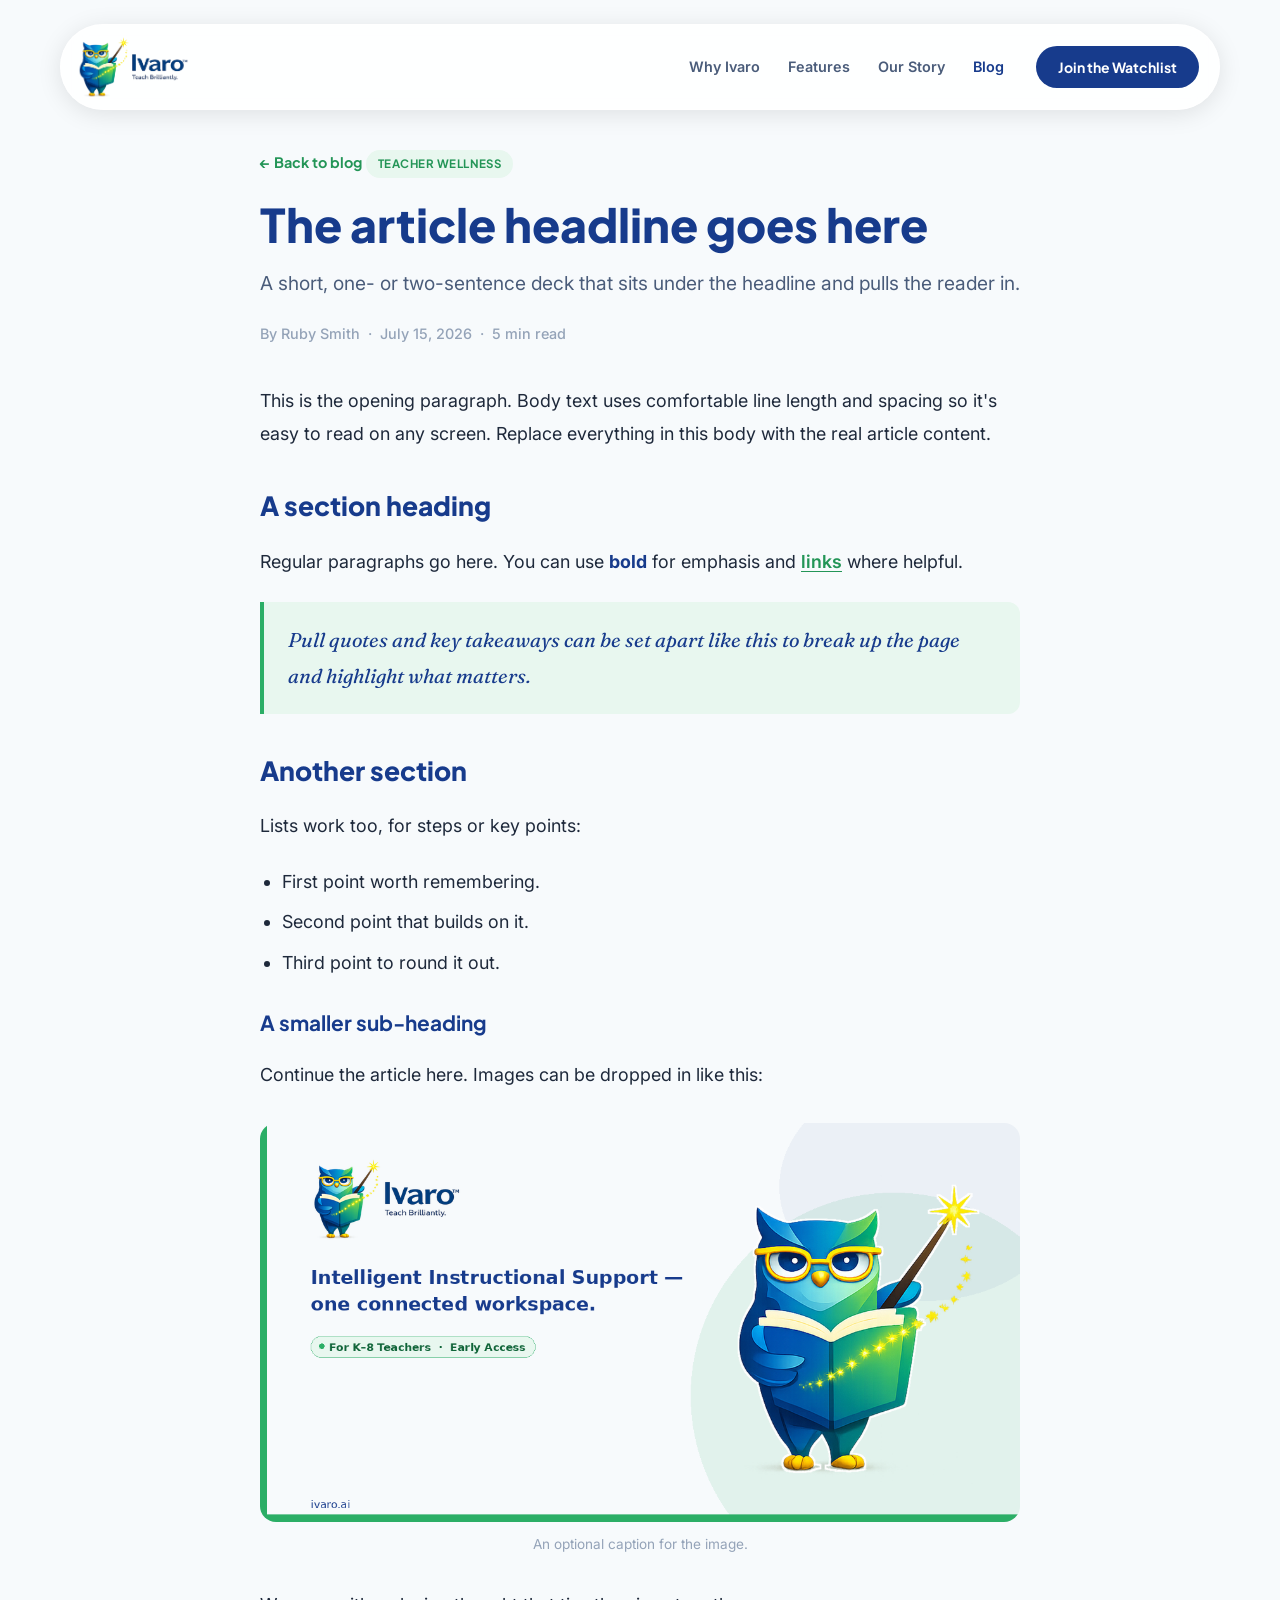
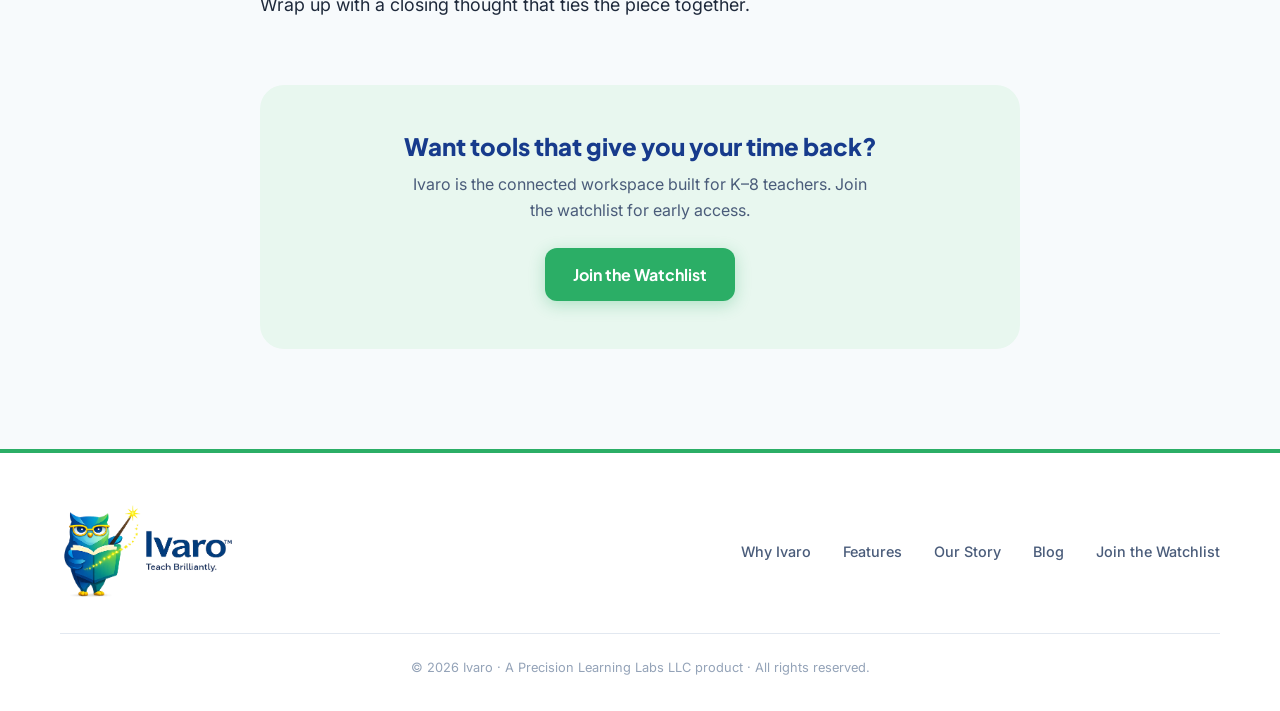
<file: article-template.html>
<!DOCTYPE html>
<html lang="en">
<head>
  <meta charset="UTF-8" />
  <meta name="viewport" content="width=device-width, initial-scale=1.0" />

  <!-- ============================================================
       PER-ARTICLE FIELDS — update these for each new post
       ============================================================ -->
  <title>Article title | Ivaro Blog</title>
  <meta name="description" content="A one-sentence summary of this article for search results and link previews." />
  <link rel="canonical" href="https://ivaro.ai/article-template.html" />

  <meta name="robots" content="index, follow" />
  <link rel="icon" href="assets/ivaro-favicon.png" type="image/png" />
  <meta name="theme-color" content="#173B8C" />

  <!-- Open Graph -->
  <meta property="og:type" content="article" />
  <meta property="og:url" content="https://ivaro.ai/article-template.html" />
  <meta property="og:title" content="Article title | Ivaro Blog" />
  <meta property="og:description" content="A one-sentence summary of this article for search results and link previews." />
  <meta property="og:image" content="https://ivaro.ai/assets/og-image.png" />
  <meta property="og:image:secure_url" content="https://ivaro.ai/assets/og-image.png" />
  <meta property="og:image:type" content="image/png" />
  <meta property="og:image:width" content="1200" />
  <meta property="og:image:height" content="630" />
  <meta property="og:site_name" content="Ivaro" />

  <!-- Twitter Card -->
  <meta name="twitter:card" content="summary_large_image" />
  <meta name="twitter:title" content="Article title | Ivaro Blog" />
  <meta name="twitter:description" content="A one-sentence summary of this article for search results and link previews." />
  <meta name="twitter:image" content="https://ivaro.ai/assets/og-image.png" />

  <link rel="preconnect" href="https://fonts.googleapis.com">
  <link rel="preconnect" href="https://fonts.gstatic.com" crossorigin>
  <link href="https://fonts.googleapis.com/css2?family=Inter:wght@400;500;600;700&family=Plus+Jakarta+Sans:wght@600;700;800&family=Fraunces:ital,wght@0,600;1,500;1,600&display=swap" rel="stylesheet">
  <link rel="stylesheet" href="styles.css" />
</head>
<body>

  <!-- NAVBAR -->
  <header class="navbar" id="navbar">
    <div class="nav-inner container">
      <a class="brand" href="index.html" aria-label="Ivaro home">
        <img src="assets/ivaro-logo.png" alt="Ivaro logo" />
      </a>
      <nav class="desktop-nav" aria-label="Main navigation">
        <a href="index.html#why-ivaro">Why Ivaro</a>
        <a href="index.html#features">Features</a>
        <a href="about.html">Our Story</a>
        <a href="blog.html" class="nav-current" aria-current="page">Blog</a>
      </nav>
      <a class="nav-cta" href="index.html#watchlist">Join the Watchlist</a>
      <button class="menu-toggle" id="menuToggle" aria-label="Open menu" aria-expanded="false">
        <span></span><span></span><span></span>
      </button>
    </div>
  </header>

  <div class="mobile-menu" id="mobileMenu">
    <a href="index.html#why-ivaro">Why Ivaro</a>
    <a href="index.html#features">Features</a>
    <a href="about.html">Our Story</a>
    <a href="blog.html">Blog</a>
    <a class="mobile-cta" href="index.html#watchlist">Join the Watchlist</a>
  </div>

  <main>
    <article class="article-wrap">

      <!-- ARTICLE HEADER -->
      <header class="article-header container-narrow">
        <a class="back-link" href="blog.html">← Back to blog</a>
        <span class="post-tag post-tag-inline">Teacher Wellness</span>
        <h1>The article headline goes here</h1>
        <p class="article-standfirst">A short, one- or two-sentence deck that sits under the headline and pulls the reader in.</p>
        <div class="article-byline">
          <span>By Ruby Smith</span>
          <span class="post-meta-dot">·</span>
          <span>July 15, 2026</span>
          <span class="post-meta-dot">·</span>
          <span>5 min read</span>
        </div>
      </header>

      <!-- ARTICLE BODY -->
      <div class="article-body container-narrow">

        <p>This is the opening paragraph. Body text uses comfortable line length and spacing so it's easy to read on any screen. Replace everything in this body with the real article content.</p>

        <h2>A section heading</h2>
        <p>Regular paragraphs go here. You can use <strong>bold</strong> for emphasis and <a href="index.html">links</a> where helpful.</p>

        <blockquote>Pull quotes and key takeaways can be set apart like this to break up the page and highlight what matters.</blockquote>

        <h2>Another section</h2>
        <p>Lists work too, for steps or key points:</p>
        <ul>
          <li>First point worth remembering.</li>
          <li>Second point that builds on it.</li>
          <li>Third point to round it out.</li>
        </ul>

        <h3>A smaller sub-heading</h3>
        <p>Continue the article here. Images can be dropped in like this:</p>
        <figure class="article-figure">
          <img src="assets/og-image.png" alt="Describe the image for accessibility" loading="lazy" />
          <figcaption>An optional caption for the image.</figcaption>
        </figure>

        <p>Wrap up with a closing thought that ties the piece together.</p>
      </div>

      <!-- ARTICLE CTA -->
      <div class="article-cta container-narrow">
        <h3>Want tools that give you your time back?</h3>
        <p>Ivaro is the connected workspace built for K–8 teachers. Join the watchlist for early access.</p>
        <a class="btn btn-primary" href="index.html#watchlist">Join the Watchlist</a>
      </div>

    </article>
  </main>

  <!-- FOOTER -->
  <footer class="footer">
    <div class="container footer-main">
      <a class="footer-logo-link" href="index.html">
        <img src="assets/ivaro-logo.png" alt="Ivaro Teach Brilliantly" class="footer-full-logo" />
      </a>
      <nav class="footer-links">
        <a href="index.html#why-ivaro">Why Ivaro</a>
        <a href="index.html#features">Features</a>
        <a href="about.html">Our Story</a>
        <a href="blog.html">Blog</a>
        <a href="index.html#watchlist">Join the Watchlist</a>
      </nav>
    </div>
    <div class="container footer-copy">
      <p>© <span id="year"></span> Ivaro · A Precision Learning Labs LLC product · All rights reserved.</p>
    </div>
  </footer>

  <script src="script.js"></script>
</body>
</html>
</file>
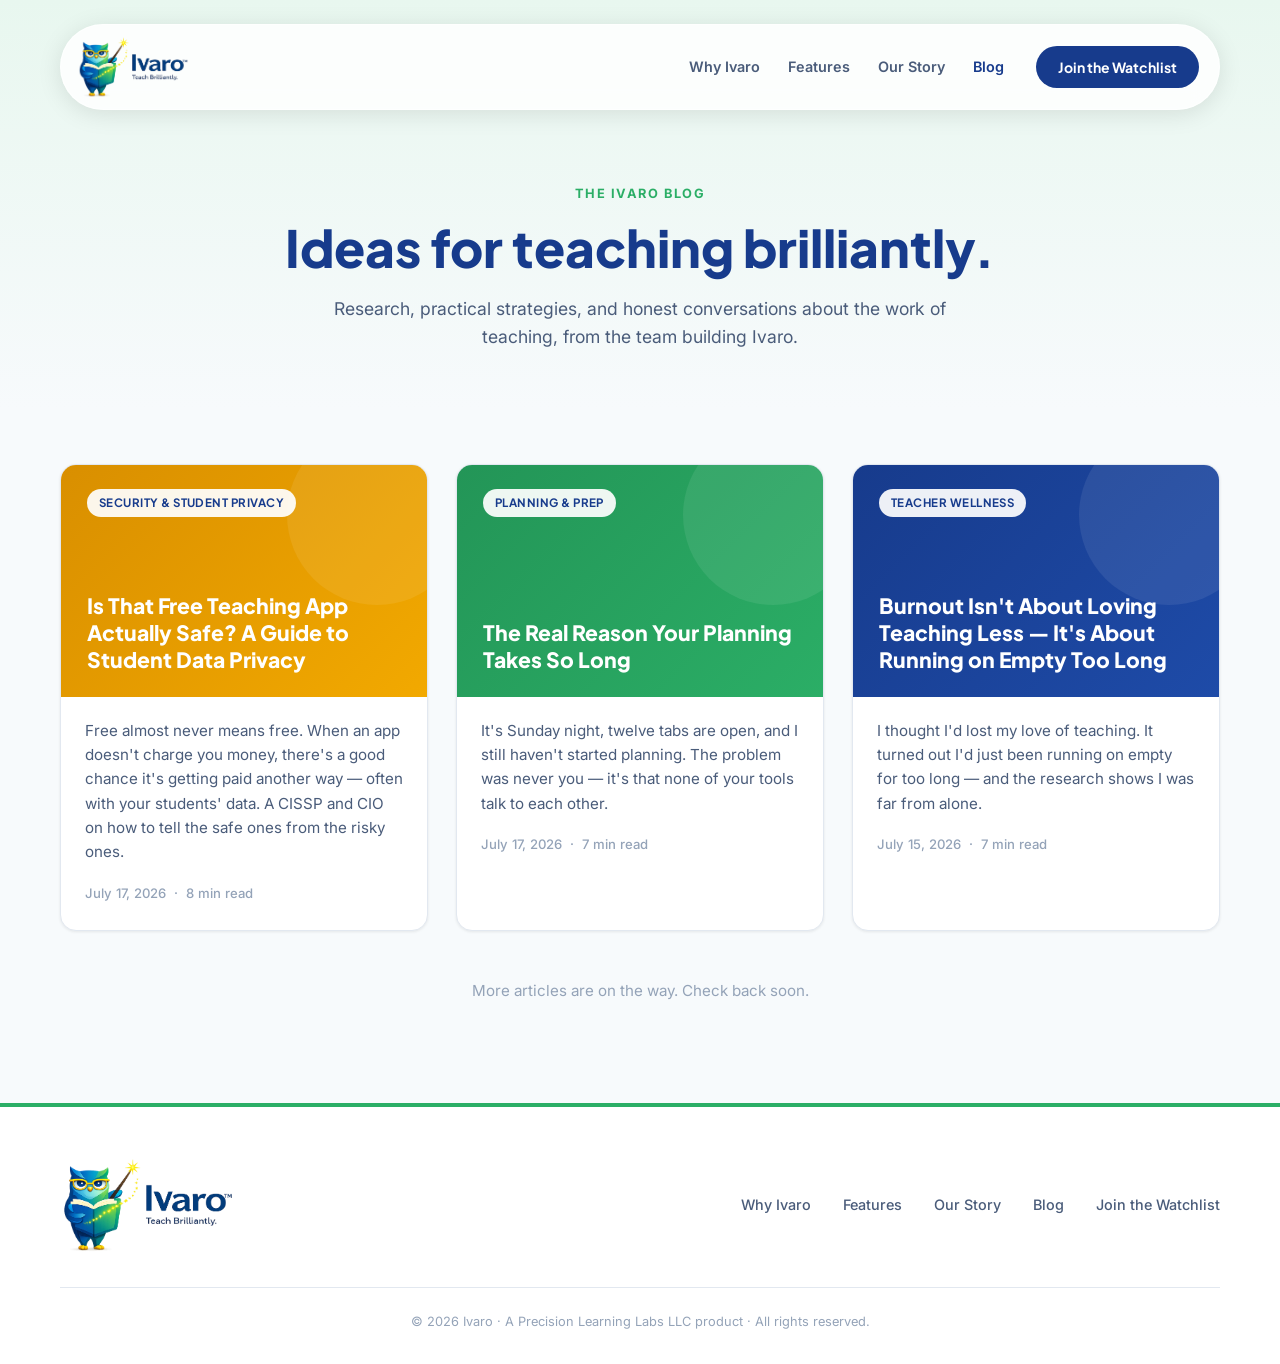
<file: blog.html>
<!DOCTYPE html>
<html lang="en">
<head>
  <meta charset="UTF-8" />
  <meta name="viewport" content="width=device-width, initial-scale=1.0" />
  <title>Blog | Ivaro</title>
  <meta name="description" content="Ideas, research, and practical strategies for K–8 teachers, from the team building Ivaro. Read the latest on lesson planning, grading, differentiation, and teacher wellness." />
  <meta name="robots" content="index, follow" />
  <link rel="canonical" href="https://ivaro.ai/blog.html" />
  <link rel="icon" href="assets/ivaro-favicon.png" type="image/png" />
  <meta name="theme-color" content="#173B8C" />

  <!-- Open Graph -->
  <meta property="og:type" content="website" />
  <meta property="og:url" content="https://ivaro.ai/blog.html" />
  <meta property="og:title" content="Blog | Ivaro" />
  <meta property="og:description" content="Ideas, research, and practical strategies for K–8 teachers, from the team building Ivaro." />
  <meta property="og:image" content="https://ivaro.ai/assets/og-image.png" />
  <meta property="og:image:secure_url" content="https://ivaro.ai/assets/og-image.png" />
  <meta property="og:image:type" content="image/png" />
  <meta property="og:image:width" content="1200" />
  <meta property="og:image:height" content="630" />
  <meta property="og:image:alt" content="Ivaro: the intelligent instructional workspace for K–8 teachers" />
  <meta property="og:site_name" content="Ivaro" />

  <!-- Twitter Card -->
  <meta name="twitter:card" content="summary_large_image" />
  <meta name="twitter:title" content="Blog | Ivaro" />
  <meta name="twitter:description" content="Ideas, research, and practical strategies for K–8 teachers, from the team building Ivaro." />
  <meta name="twitter:image" content="https://ivaro.ai/assets/og-image.png" />
  <meta name="twitter:image:alt" content="Ivaro: the intelligent instructional workspace for K–8 teachers" />

  <link rel="preconnect" href="https://fonts.googleapis.com">
  <link rel="preconnect" href="https://fonts.gstatic.com" crossorigin>
  <link href="https://fonts.googleapis.com/css2?family=Inter:wght@400;500;600;700&family=Plus+Jakarta+Sans:wght@600;700;800&family=Fraunces:ital,wght@0,600;1,500;1,600&display=swap" rel="stylesheet">
  <link rel="stylesheet" href="styles.css" />
</head>
<body>

  <!-- NAVBAR -->
  <header class="navbar" id="navbar">
    <div class="nav-inner container">
      <a class="brand" href="index.html" aria-label="Ivaro home">
        <img src="assets/ivaro-logo.png" alt="Ivaro logo" />
      </a>
      <nav class="desktop-nav" aria-label="Main navigation">
        <a href="index.html#why-ivaro">Why Ivaro</a>
        <a href="index.html#features">Features</a>
        <a href="about.html">Our Story</a>
        <a href="blog.html" class="nav-current" aria-current="page">Blog</a>
      </nav>
      <a class="nav-cta" href="index.html#watchlist">Join the Watchlist</a>
      <button class="menu-toggle" id="menuToggle" aria-label="Open menu" aria-expanded="false">
        <span></span><span></span><span></span>
      </button>
    </div>
  </header>

  <div class="mobile-menu" id="mobileMenu">
    <a href="index.html#why-ivaro">Why Ivaro</a>
    <a href="index.html#features">Features</a>
    <a href="about.html">Our Story</a>
    <a href="blog.html">Blog</a>
    <a class="mobile-cta" href="index.html#watchlist">Join the Watchlist</a>
  </div>

  <main id="home">

    <!-- BLOG HERO -->
    <section class="blog-hero">
      <div class="container">
        <p class="eyebrow">The Ivaro Blog</p>
        <h1>Ideas for teaching brilliantly.</h1>
        <p class="blog-hero-lead">Research, practical strategies, and honest conversations about the work of teaching, from the team building Ivaro.</p>
      </div>
    </section>

    <!-- BLOG GRID -->
    <section class="blog-list">
      <div class="container">

        <div class="blog-grid">

          <!-- ===== ARTICLE CARD TEMPLATE =====
               Copy this <article> block for each new post.
               Update: the link href, cover class/color, tag, title, excerpt, and meta.
          <article class="post-card">
            <a class="post-card-link" href="article-template.html">
              <div class="post-card-cover cover-navy">
                <span class="post-tag">Teacher Wellness</span>
                <h3 class="post-cover-title">Sample post: your article title goes here</h3>
              </div>
              <div class="post-card-body">
                <p class="post-excerpt">This is a sample card so you can see the layout. When you send an article, this gets replaced with the real title, a short excerpt, and a link to the full post.</p>
                <div class="post-meta">
                  <span>Draft</span>
                  <span class="post-meta-dot">·</span>
                  <span>5 min read</span>
                </div>
              </div>
            </a>
          </article>
               ===== END TEMPLATE ===== -->

          <article class="post-card">
            <a class="post-card-link" href="is-that-free-app-safe.html">
              <div class="post-card-cover cover-gold">
                <span class="post-tag">Security &amp; Student Privacy</span>
                <h3 class="post-cover-title">Is That Free Teaching App Actually Safe? A Guide to Student Data Privacy</h3>
              </div>
              <div class="post-card-body">
                <p class="post-excerpt">Free almost never means free. When an app doesn't charge you money, there's a good chance it's getting paid another way — often with your students' data. A CISSP and CIO on how to tell the safe ones from the risky ones.</p>
                <div class="post-meta">
                  <span>July 17, 2026</span>
                  <span class="post-meta-dot">·</span>
                  <span>8 min read</span>
                </div>
              </div>
            </a>
          </article>

          <article class="post-card">
            <a class="post-card-link" href="why-planning-takes-so-long.html">
              <div class="post-card-cover cover-green">
                <span class="post-tag">Planning &amp; Prep</span>
                <h3 class="post-cover-title">The Real Reason Your Planning Takes So Long</h3>
              </div>
              <div class="post-card-body">
                <p class="post-excerpt">It's Sunday night, twelve tabs are open, and I still haven't started planning. The problem was never you — it's that none of your tools talk to each other.</p>
                <div class="post-meta">
                  <span>July 17, 2026</span>
                  <span class="post-meta-dot">·</span>
                  <span>7 min read</span>
                </div>
              </div>
            </a>
          </article>

          <article class="post-card">
            <a class="post-card-link" href="burnout-running-on-empty.html">
              <div class="post-card-cover cover-navy">
                <span class="post-tag">Teacher Wellness</span>
                <h3 class="post-cover-title">Burnout Isn't About Loving Teaching Less — It's About Running on Empty Too Long</h3>
              </div>
              <div class="post-card-body">
                <p class="post-excerpt">I thought I'd lost my love of teaching. It turned out I'd just been running on empty for too long — and the research shows I was far from alone.</p>
                <div class="post-meta">
                  <span>July 15, 2026</span>
                  <span class="post-meta-dot">·</span>
                  <span>7 min read</span>
                </div>
              </div>
            </a>
          </article>

        </div>

        <p class="blog-empty-note">More articles are on the way. Check back soon.</p>

      </div>
    </section>

  </main>

  <!-- FOOTER -->
  <footer class="footer">
    <div class="container footer-main">
      <a class="footer-logo-link" href="index.html">
        <img src="assets/ivaro-logo.png" alt="Ivaro Teach Brilliantly" class="footer-full-logo" />
      </a>
      <nav class="footer-links">
        <a href="index.html#why-ivaro">Why Ivaro</a>
        <a href="index.html#features">Features</a>
        <a href="about.html">Our Story</a>
        <a href="blog.html">Blog</a>
        <a href="index.html#watchlist">Join the Watchlist</a>
      </nav>
    </div>
    <div class="container footer-copy">
      <p>© <span id="year"></span> Ivaro · A Precision Learning Labs LLC product · All rights reserved.</p>
    </div>
  </footer>

  <script src="script.js"></script>
</body>
</html>
</file>
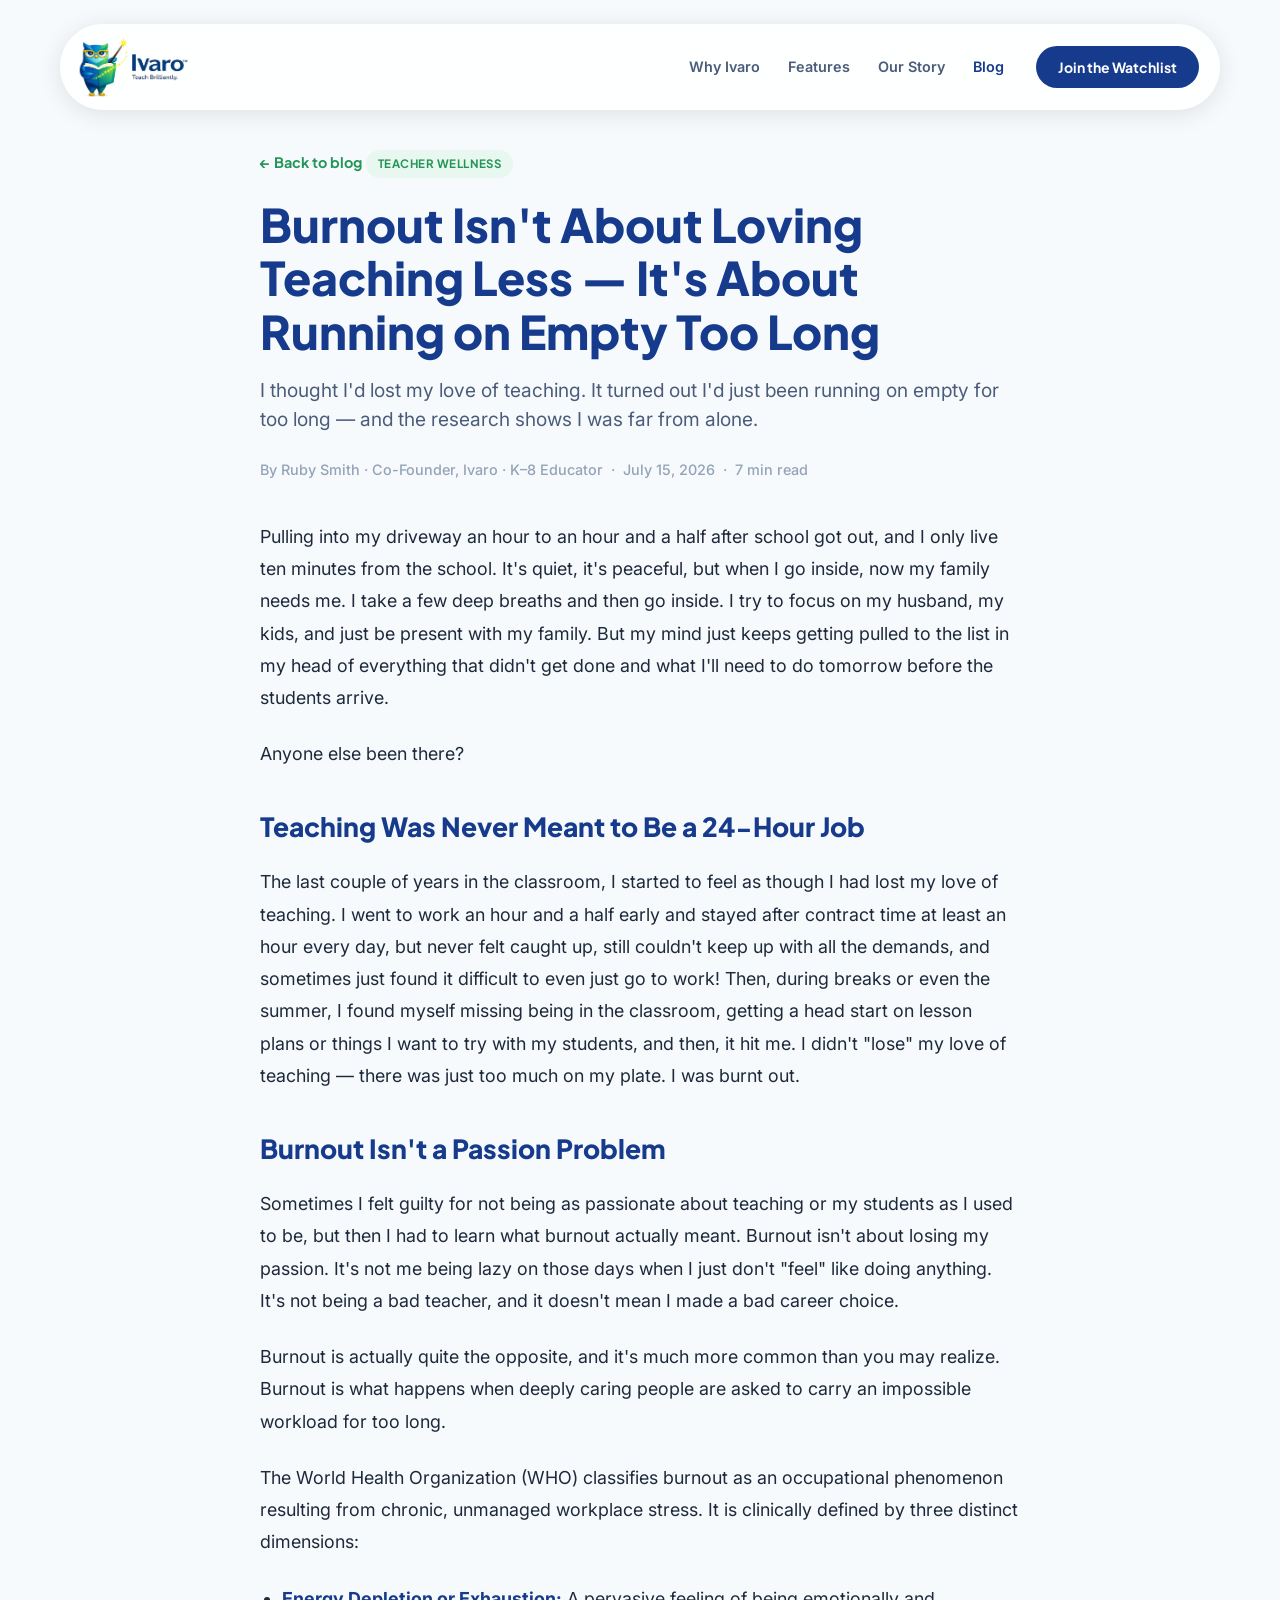
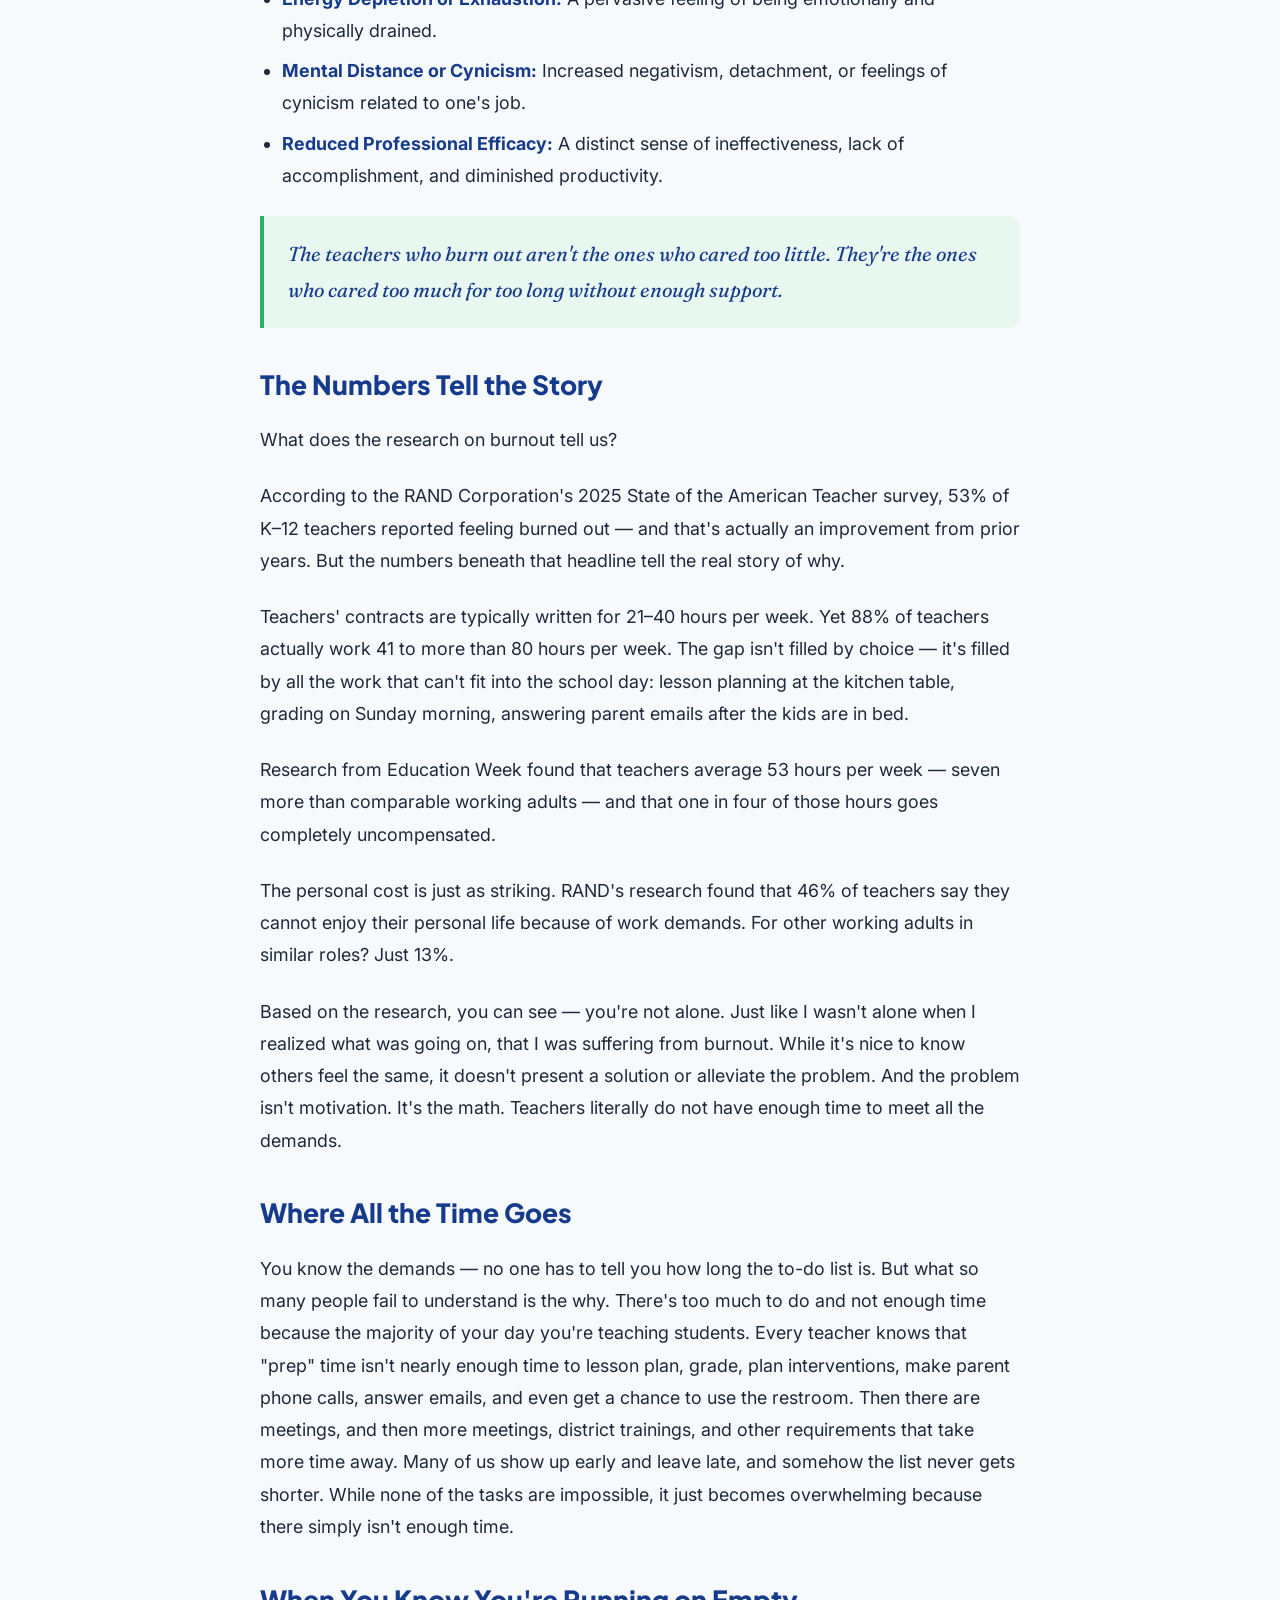
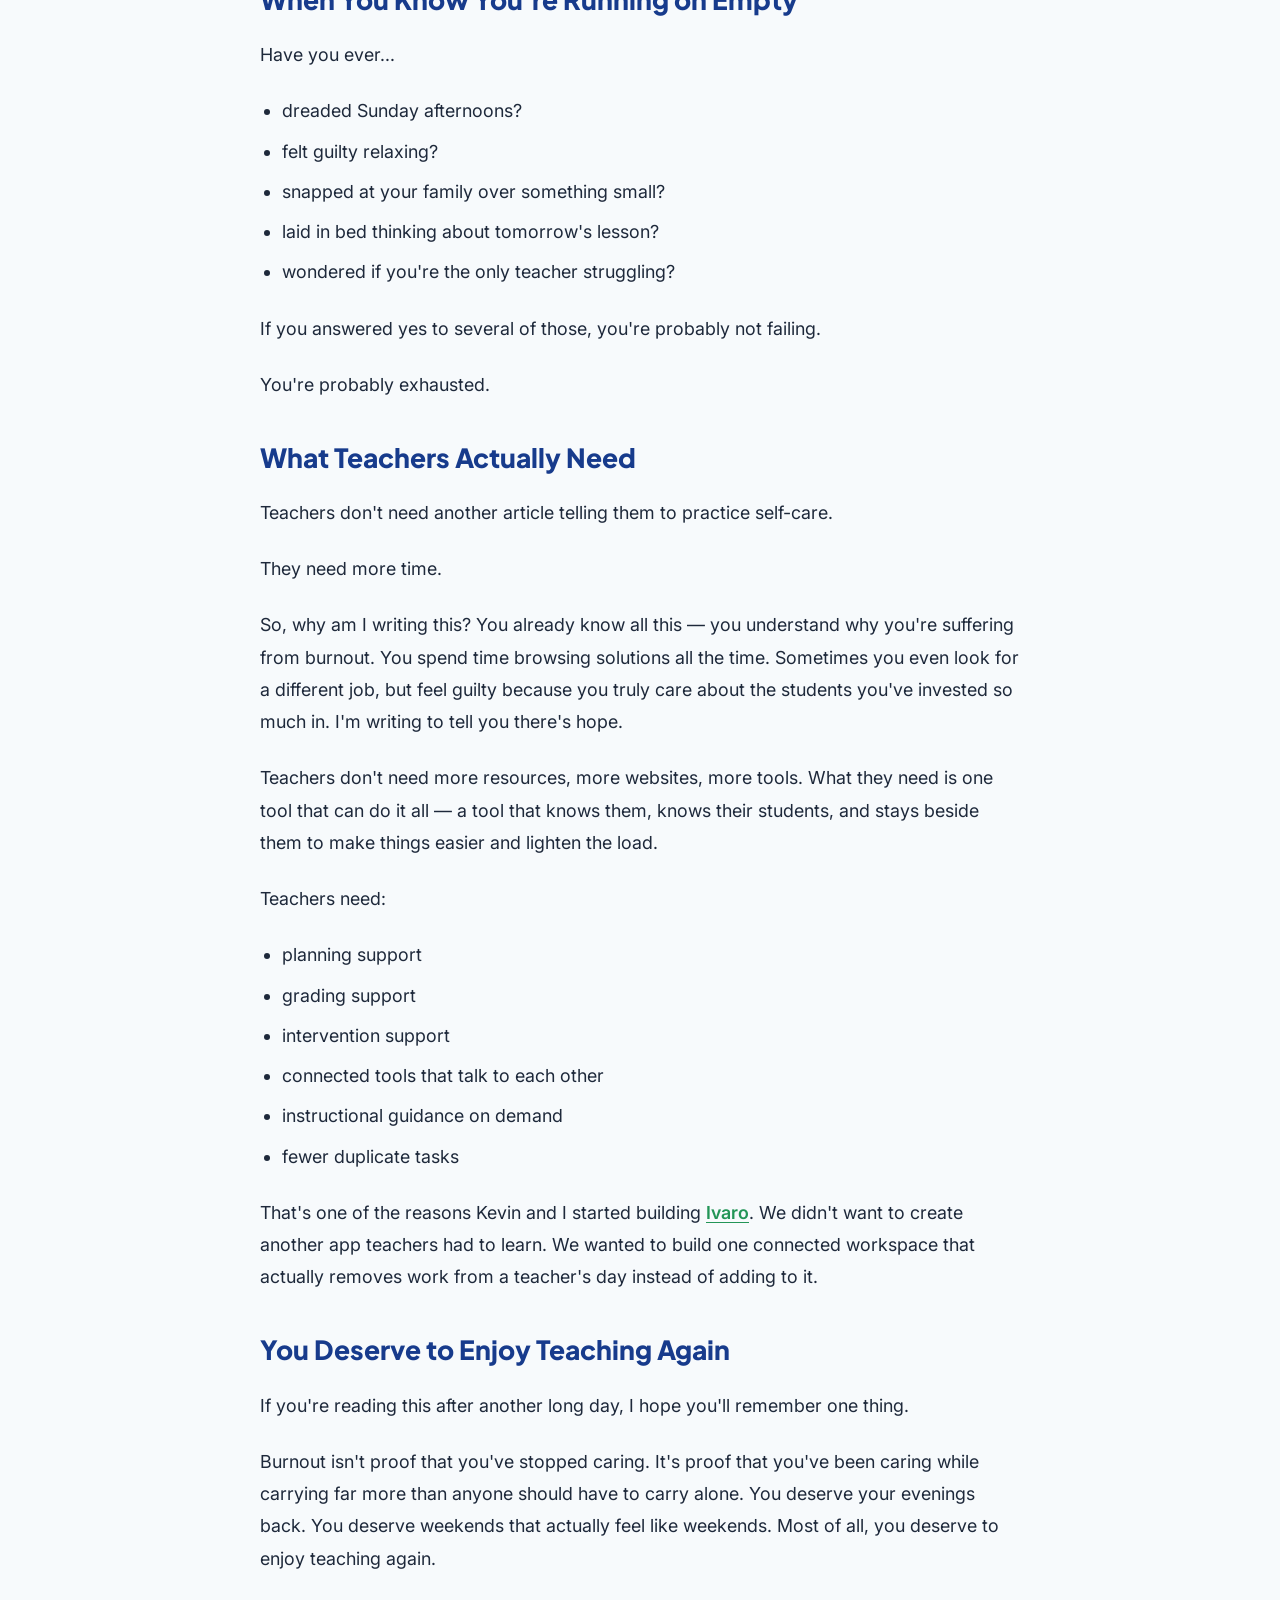
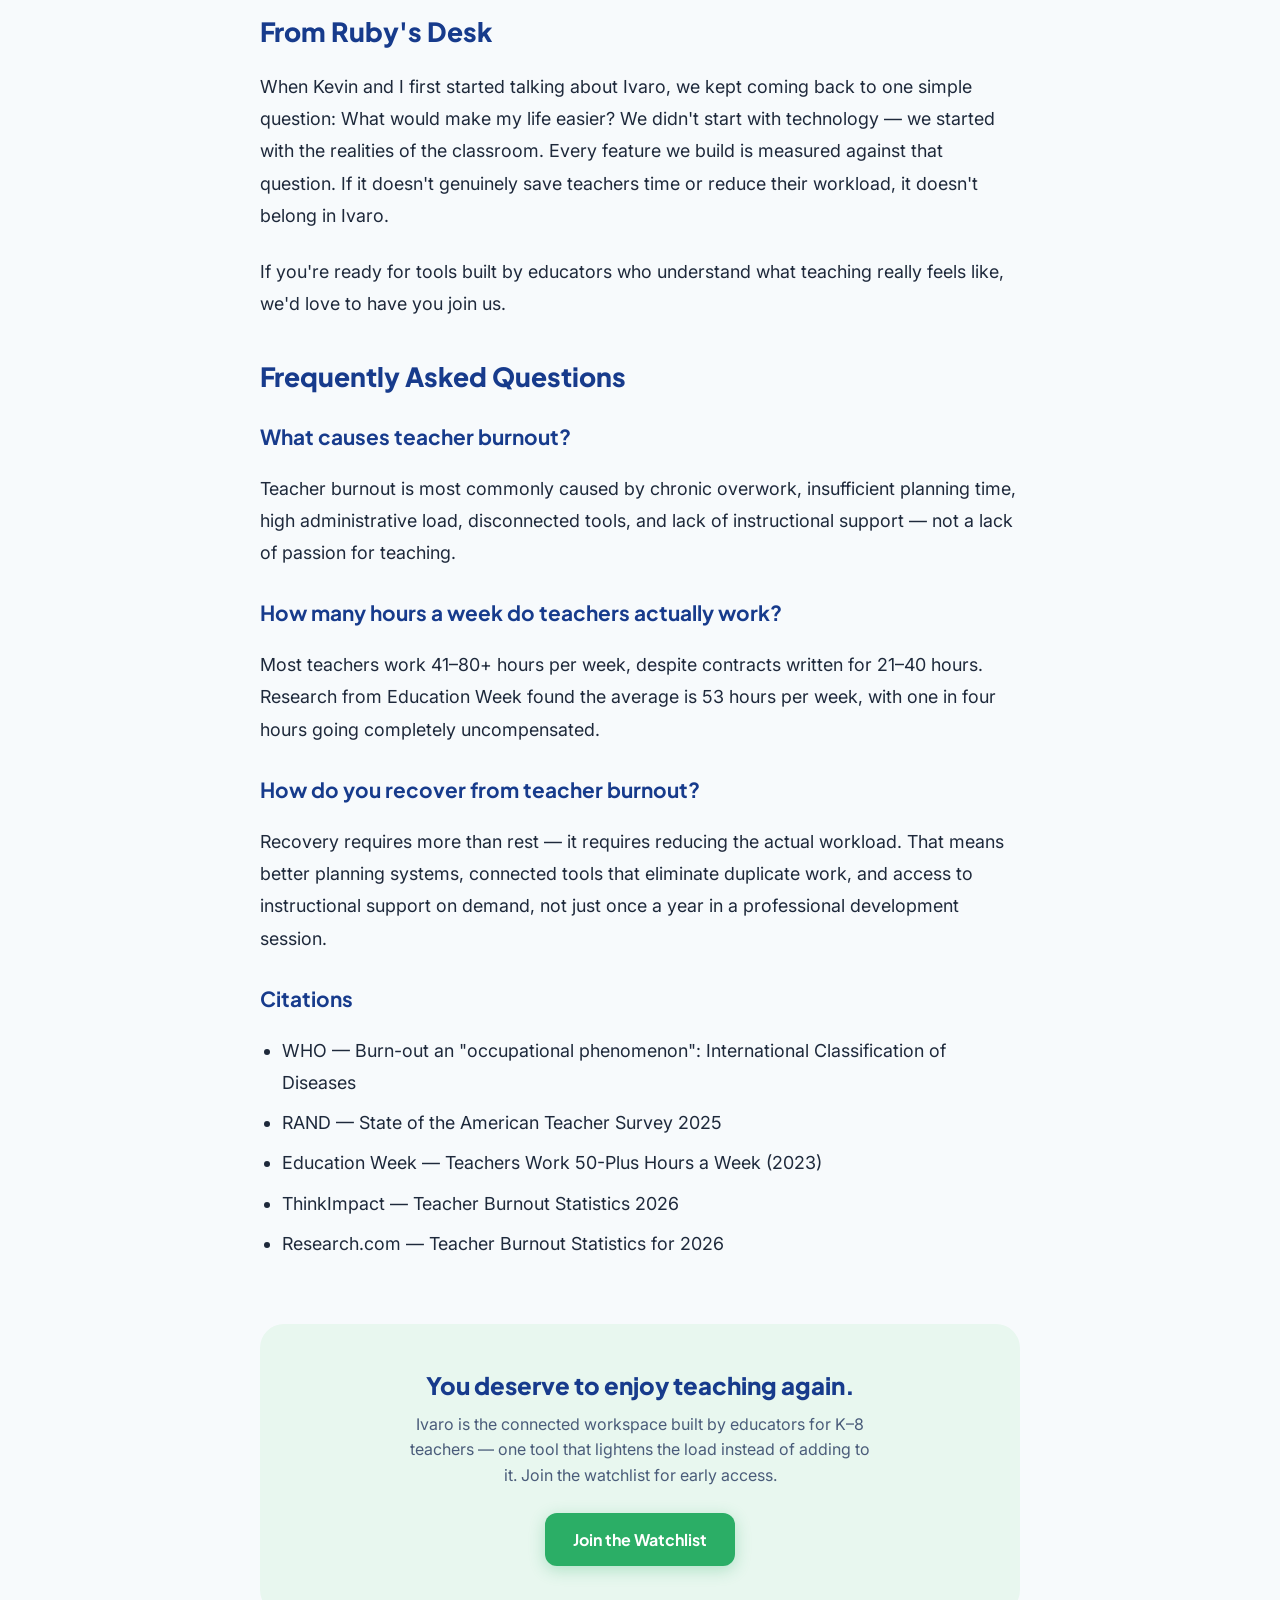
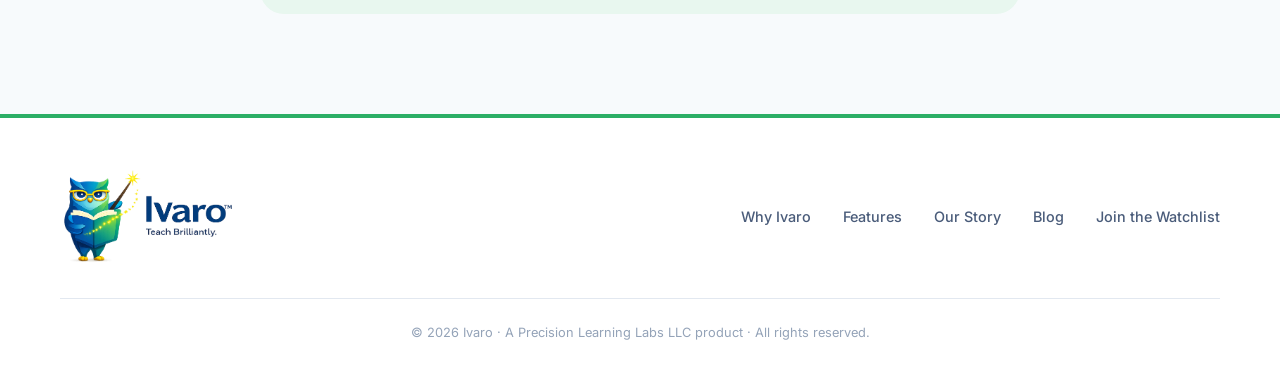
<file: burnout-running-on-empty.html>
<!DOCTYPE html>
<html lang="en">
<head>
  <meta charset="UTF-8" />
  <meta name="viewport" content="width=device-width, initial-scale=1.0" />

  <title>Burnout Isn't About Loving Teaching Less | Ivaro Blog</title>
  <meta name="description" content="Burnout isn't a passion problem — it's what happens when caring teachers carry an impossible workload for too long. Ruby Smith on recognizing burnout and what teachers actually need." />
  <link rel="canonical" href="https://ivaro.ai/burnout-running-on-empty.html" />

  <meta name="robots" content="index, follow" />
  <link rel="icon" href="assets/ivaro-favicon.png" type="image/png" />
  <meta name="theme-color" content="#173B8C" />

  <!-- Open Graph -->
  <meta property="og:type" content="article" />
  <meta property="og:url" content="https://ivaro.ai/burnout-running-on-empty.html" />
  <meta property="og:title" content="Burnout Isn't About Loving Teaching Less — It's About Running on Empty Too Long" />
  <meta property="og:description" content="Burnout isn't a passion problem — it's what happens when caring teachers carry an impossible workload for too long." />
  <meta property="og:image" content="https://ivaro.ai/assets/og-image.png" />
  <meta property="og:image:secure_url" content="https://ivaro.ai/assets/og-image.png" />
  <meta property="og:image:type" content="image/png" />
  <meta property="og:image:width" content="1200" />
  <meta property="og:image:height" content="630" />
  <meta property="og:site_name" content="Ivaro" />

  <!-- Twitter Card -->
  <meta name="twitter:card" content="summary_large_image" />
  <meta name="twitter:title" content="Burnout Isn't About Loving Teaching Less — It's About Running on Empty Too Long" />
  <meta name="twitter:description" content="Burnout isn't a passion problem — it's what happens when caring teachers carry an impossible workload for too long." />
  <meta name="twitter:image" content="https://ivaro.ai/assets/og-image.png" />

  <link rel="preconnect" href="https://fonts.googleapis.com">
  <link rel="preconnect" href="https://fonts.gstatic.com" crossorigin>
  <link href="https://fonts.googleapis.com/css2?family=Inter:wght@400;500;600;700&family=Plus+Jakarta+Sans:wght@600;700;800&family=Fraunces:ital,wght@0,600;1,500;1,600&display=swap" rel="stylesheet">
  <link rel="stylesheet" href="styles.css" />
</head>
<body>

  <!-- NAVBAR -->
  <header class="navbar" id="navbar">
    <div class="nav-inner container">
      <a class="brand" href="index.html" aria-label="Ivaro home">
        <img src="assets/ivaro-logo.png" alt="Ivaro logo" />
      </a>
      <nav class="desktop-nav" aria-label="Main navigation">
        <a href="index.html#why-ivaro">Why Ivaro</a>
        <a href="index.html#features">Features</a>
        <a href="about.html">Our Story</a>
        <a href="blog.html" class="nav-current" aria-current="page">Blog</a>
      </nav>
      <a class="nav-cta" href="index.html#watchlist">Join the Watchlist</a>
      <button class="menu-toggle" id="menuToggle" aria-label="Open menu" aria-expanded="false">
        <span></span><span></span><span></span>
      </button>
    </div>
  </header>

  <div class="mobile-menu" id="mobileMenu">
    <a href="index.html#why-ivaro">Why Ivaro</a>
    <a href="index.html#features">Features</a>
    <a href="about.html">Our Story</a>
    <a href="blog.html">Blog</a>
    <a class="mobile-cta" href="index.html#watchlist">Join the Watchlist</a>
  </div>

  <main>
    <article class="article-wrap">

      <!-- ARTICLE HEADER -->
      <header class="article-header container-narrow">
        <a class="back-link" href="blog.html">← Back to blog</a>
        <span class="post-tag post-tag-inline">Teacher Wellness</span>
        <h1>Burnout Isn't About Loving Teaching Less — It's About Running on Empty Too Long</h1>
        <p class="article-standfirst">I thought I'd lost my love of teaching. It turned out I'd just been running on empty for too long — and the research shows I was far from alone.</p>
        <div class="article-byline">
          <span>By Ruby Smith · Co-Founder, Ivaro · K–8 Educator</span>
          <span class="post-meta-dot">·</span>
          <span>July 15, 2026</span>
          <span class="post-meta-dot">·</span>
          <span>7 min read</span>
        </div>
      </header>

      <!-- ARTICLE BODY -->
      <div class="article-body container-narrow">

        <p>Pulling into my driveway an hour to an hour and a half after school got out, and I only live ten minutes from the school. It's quiet, it's peaceful, but when I go inside, now my family needs me. I take a few deep breaths and then go inside. I try to focus on my husband, my kids, and just be present with my family. But my mind just keeps getting pulled to the list in my head of everything that didn't get done and what I'll need to do tomorrow before the students arrive.</p>

        <p>Anyone else been there?</p>

        <h2>Teaching Was Never Meant to Be a 24-Hour Job</h2>
        <p>The last couple of years in the classroom, I started to feel as though I had lost my love of teaching. I went to work an hour and a half early and stayed after contract time at least an hour every day, but never felt caught up, still couldn't keep up with all the demands, and sometimes just found it difficult to even just go to work! Then, during breaks or even the summer, I found myself missing being in the classroom, getting a head start on lesson plans or things I want to try with my students, and then, it hit me. I didn't "lose" my love of teaching — there was just too much on my plate. I was burnt out.</p>

        <h2>Burnout Isn't a Passion Problem</h2>
        <p>Sometimes I felt guilty for not being as passionate about teaching or my students as I used to be, but then I had to learn what burnout actually meant. Burnout isn't about losing my passion. It's not me being lazy on those days when I just don't "feel" like doing anything. It's not being a bad teacher, and it doesn't mean I made a bad career choice.</p>
        <p>Burnout is actually quite the opposite, and it's much more common than you may realize. Burnout is what happens when deeply caring people are asked to carry an impossible workload for too long.</p>
        <p>The World Health Organization (WHO) classifies burnout as an occupational phenomenon resulting from chronic, unmanaged workplace stress. It is clinically defined by three distinct dimensions:</p>
        <ul>
          <li><strong>Energy Depletion or Exhaustion:</strong> A pervasive feeling of being emotionally and physically drained.</li>
          <li><strong>Mental Distance or Cynicism:</strong> Increased negativism, detachment, or feelings of cynicism related to one's job.</li>
          <li><strong>Reduced Professional Efficacy:</strong> A distinct sense of ineffectiveness, lack of accomplishment, and diminished productivity.</li>
        </ul>
        <blockquote>The teachers who burn out aren't the ones who cared too little. They're the ones who cared too much for too long without enough support.</blockquote>

        <h2>The Numbers Tell the Story</h2>
        <p>What does the research on burnout tell us?</p>
        <p>According to the RAND Corporation's 2025 State of the American Teacher survey, 53% of K–12 teachers reported feeling burned out — and that's actually an improvement from prior years. But the numbers beneath that headline tell the real story of why.</p>
        <p>Teachers' contracts are typically written for 21–40 hours per week. Yet 88% of teachers actually work 41 to more than 80 hours per week. The gap isn't filled by choice — it's filled by all the work that can't fit into the school day: lesson planning at the kitchen table, grading on Sunday morning, answering parent emails after the kids are in bed.</p>
        <p>Research from Education Week found that teachers average 53 hours per week — seven more than comparable working adults — and that one in four of those hours goes completely uncompensated.</p>
        <p>The personal cost is just as striking. RAND's research found that 46% of teachers say they cannot enjoy their personal life because of work demands. For other working adults in similar roles? Just 13%.</p>
        <p>Based on the research, you can see — you're not alone. Just like I wasn't alone when I realized what was going on, that I was suffering from burnout. While it's nice to know others feel the same, it doesn't present a solution or alleviate the problem. And the problem isn't motivation. It's the math. Teachers literally do not have enough time to meet all the demands.</p>

        <h2>Where All the Time Goes</h2>
        <p>You know the demands — no one has to tell you how long the to-do list is. But what so many people fail to understand is the why. There's too much to do and not enough time because the majority of your day you're teaching students. Every teacher knows that "prep" time isn't nearly enough time to lesson plan, grade, plan interventions, make parent phone calls, answer emails, and even get a chance to use the restroom. Then there are meetings, and then more meetings, district trainings, and other requirements that take more time away. Many of us show up early and leave late, and somehow the list never gets shorter. While none of the tasks are impossible, it just becomes overwhelming because there simply isn't enough time.</p>

        <h2>When You Know You're Running on Empty</h2>
        <p>Have you ever...</p>
        <ul>
          <li>dreaded Sunday afternoons?</li>
          <li>felt guilty relaxing?</li>
          <li>snapped at your family over something small?</li>
          <li>laid in bed thinking about tomorrow's lesson?</li>
          <li>wondered if you're the only teacher struggling?</li>
        </ul>
        <p>If you answered yes to several of those, you're probably not failing.</p>
        <p>You're probably exhausted.</p>

        <h2>What Teachers Actually Need</h2>
        <p>Teachers don't need another article telling them to practice self-care.</p>
        <p>They need more time.</p>
        <p>So, why am I writing this? You already know all this — you understand why you're suffering from burnout. You spend time browsing solutions all the time. Sometimes you even look for a different job, but feel guilty because you truly care about the students you've invested so much in. I'm writing to tell you there's hope.</p>
        <p>Teachers don't need more resources, more websites, more tools. What they need is one tool that can do it all — a tool that knows them, knows their students, and stays beside them to make things easier and lighten the load.</p>
        <p>Teachers need:</p>
        <ul>
          <li>planning support</li>
          <li>grading support</li>
          <li>intervention support</li>
          <li>connected tools that talk to each other</li>
          <li>instructional guidance on demand</li>
          <li>fewer duplicate tasks</li>
        </ul>
        <p>That's one of the reasons Kevin and I started building <a href="index.html">Ivaro</a>. We didn't want to create another app teachers had to learn. We wanted to build one connected workspace that actually removes work from a teacher's day instead of adding to it.</p>

        <h2>You Deserve to Enjoy Teaching Again</h2>
        <p>If you're reading this after another long day, I hope you'll remember one thing.</p>
        <p>Burnout isn't proof that you've stopped caring. It's proof that you've been caring while carrying far more than anyone should have to carry alone. You deserve your evenings back. You deserve weekends that actually feel like weekends. Most of all, you deserve to enjoy teaching again.</p>

        <h2>From Ruby's Desk</h2>
        <p>When Kevin and I first started talking about Ivaro, we kept coming back to one simple question: What would make my life easier? We didn't start with technology — we started with the realities of the classroom. Every feature we build is measured against that question. If it doesn't genuinely save teachers time or reduce their workload, it doesn't belong in Ivaro.</p>
        <p>If you're ready for tools built by educators who understand what teaching really feels like, we'd love to have you join us.</p>

        <h2>Frequently Asked Questions</h2>
        <h3>What causes teacher burnout?</h3>
        <p>Teacher burnout is most commonly caused by chronic overwork, insufficient planning time, high administrative load, disconnected tools, and lack of instructional support — not a lack of passion for teaching.</p>
        <h3>How many hours a week do teachers actually work?</h3>
        <p>Most teachers work 41–80+ hours per week, despite contracts written for 21–40 hours. Research from Education Week found the average is 53 hours per week, with one in four hours going completely uncompensated.</p>
        <h3>How do you recover from teacher burnout?</h3>
        <p>Recovery requires more than rest — it requires reducing the actual workload. That means better planning systems, connected tools that eliminate duplicate work, and access to instructional support on demand, not just once a year in a professional development session.</p>

        <h3>Citations</h3>
        <ul>
          <li>WHO — Burn-out an "occupational phenomenon": International Classification of Diseases</li>
          <li>RAND — State of the American Teacher Survey 2025</li>
          <li>Education Week — Teachers Work 50-Plus Hours a Week (2023)</li>
          <li>ThinkImpact — Teacher Burnout Statistics 2026</li>
          <li>Research.com — Teacher Burnout Statistics for 2026</li>
        </ul>
      </div>

      <!-- ARTICLE CTA -->
      <div class="article-cta container-narrow">
        <h3>You deserve to enjoy teaching again.</h3>
        <p>Ivaro is the connected workspace built by educators for K–8 teachers — one tool that lightens the load instead of adding to it. Join the watchlist for early access.</p>
        <a class="btn btn-primary" href="index.html#watchlist">Join the Watchlist</a>
      </div>

    </article>
  </main>

  <!-- FOOTER -->
  <footer class="footer">
    <div class="container footer-main">
      <a class="footer-logo-link" href="index.html">
        <img src="assets/ivaro-logo.png" alt="Ivaro Teach Brilliantly" class="footer-full-logo" />
      </a>
      <nav class="footer-links">
        <a href="index.html#why-ivaro">Why Ivaro</a>
        <a href="index.html#features">Features</a>
        <a href="about.html">Our Story</a>
        <a href="blog.html">Blog</a>
        <a href="index.html#watchlist">Join the Watchlist</a>
      </nav>
    </div>
    <div class="container footer-copy">
      <p>© <span id="year"></span> Ivaro · A Precision Learning Labs LLC product · All rights reserved.</p>
    </div>
  </footer>

  <script src="script.js"></script>
</body>
</html>
</file>
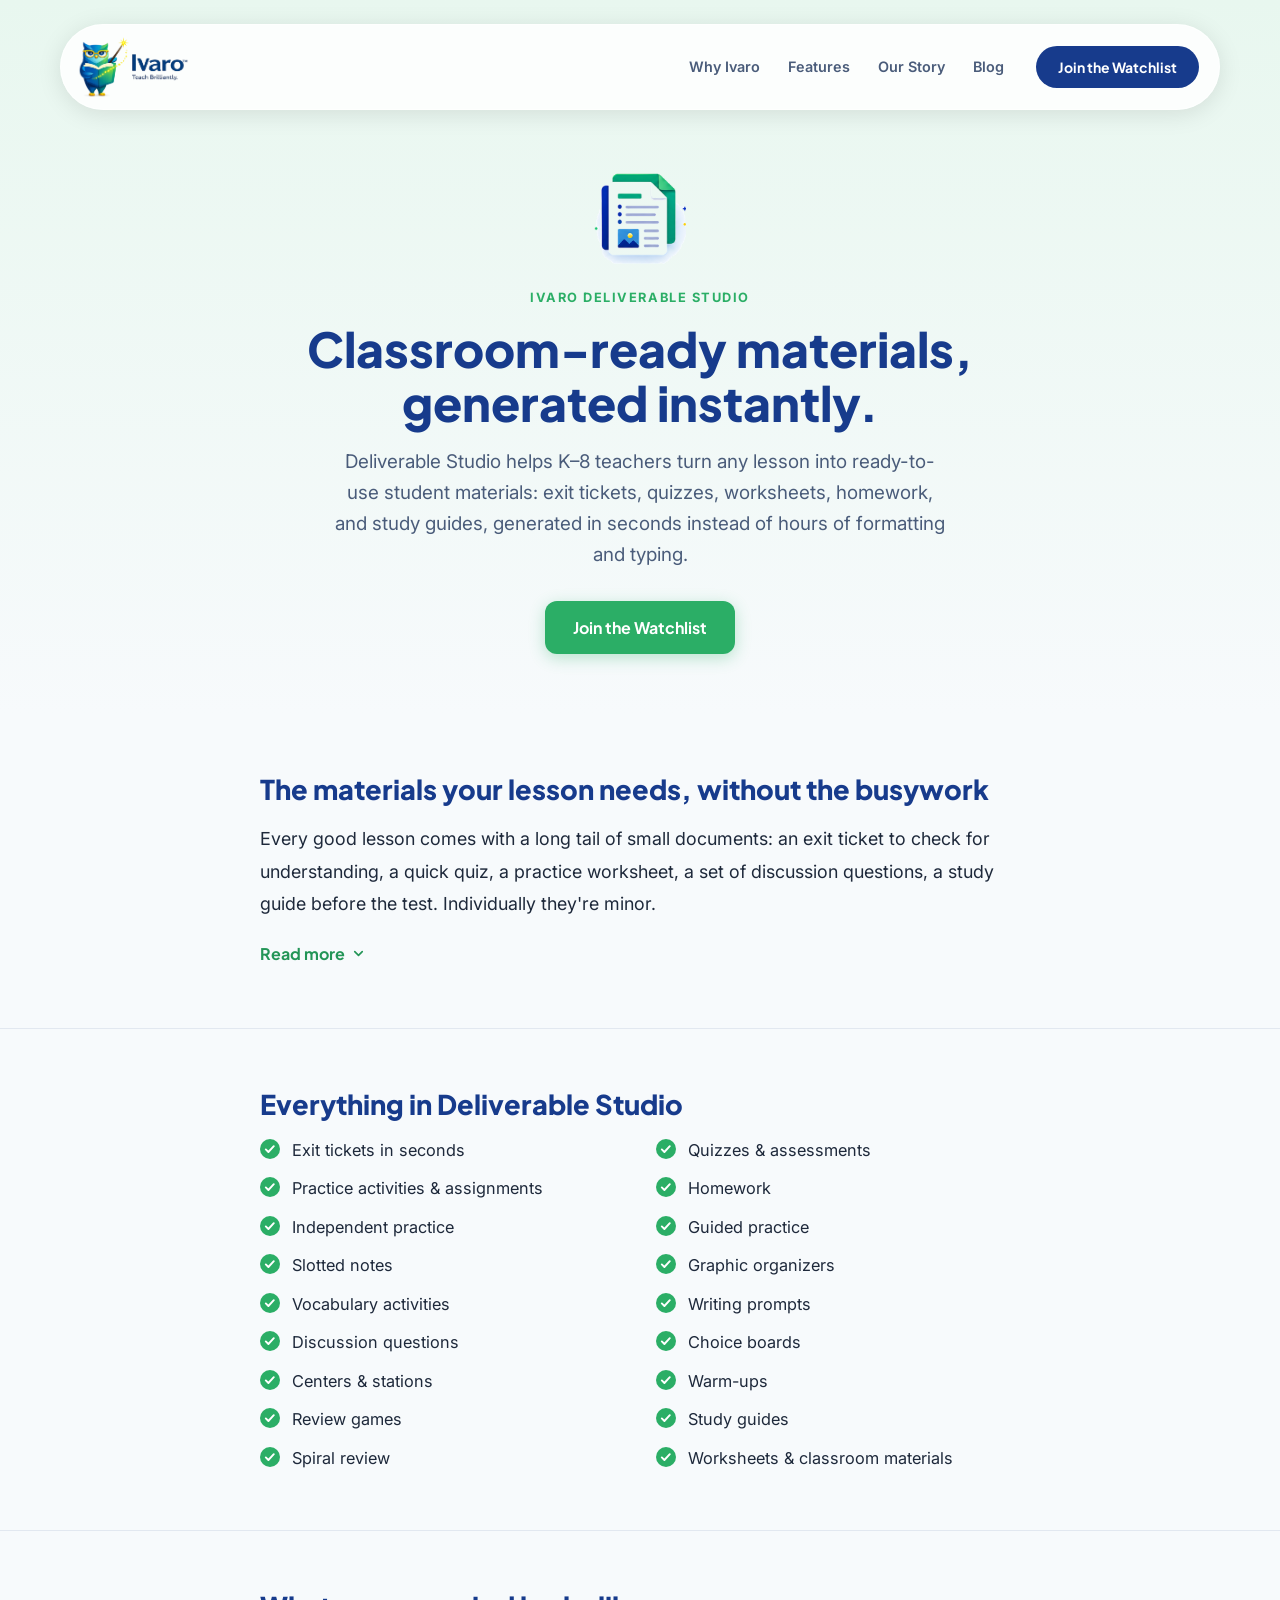
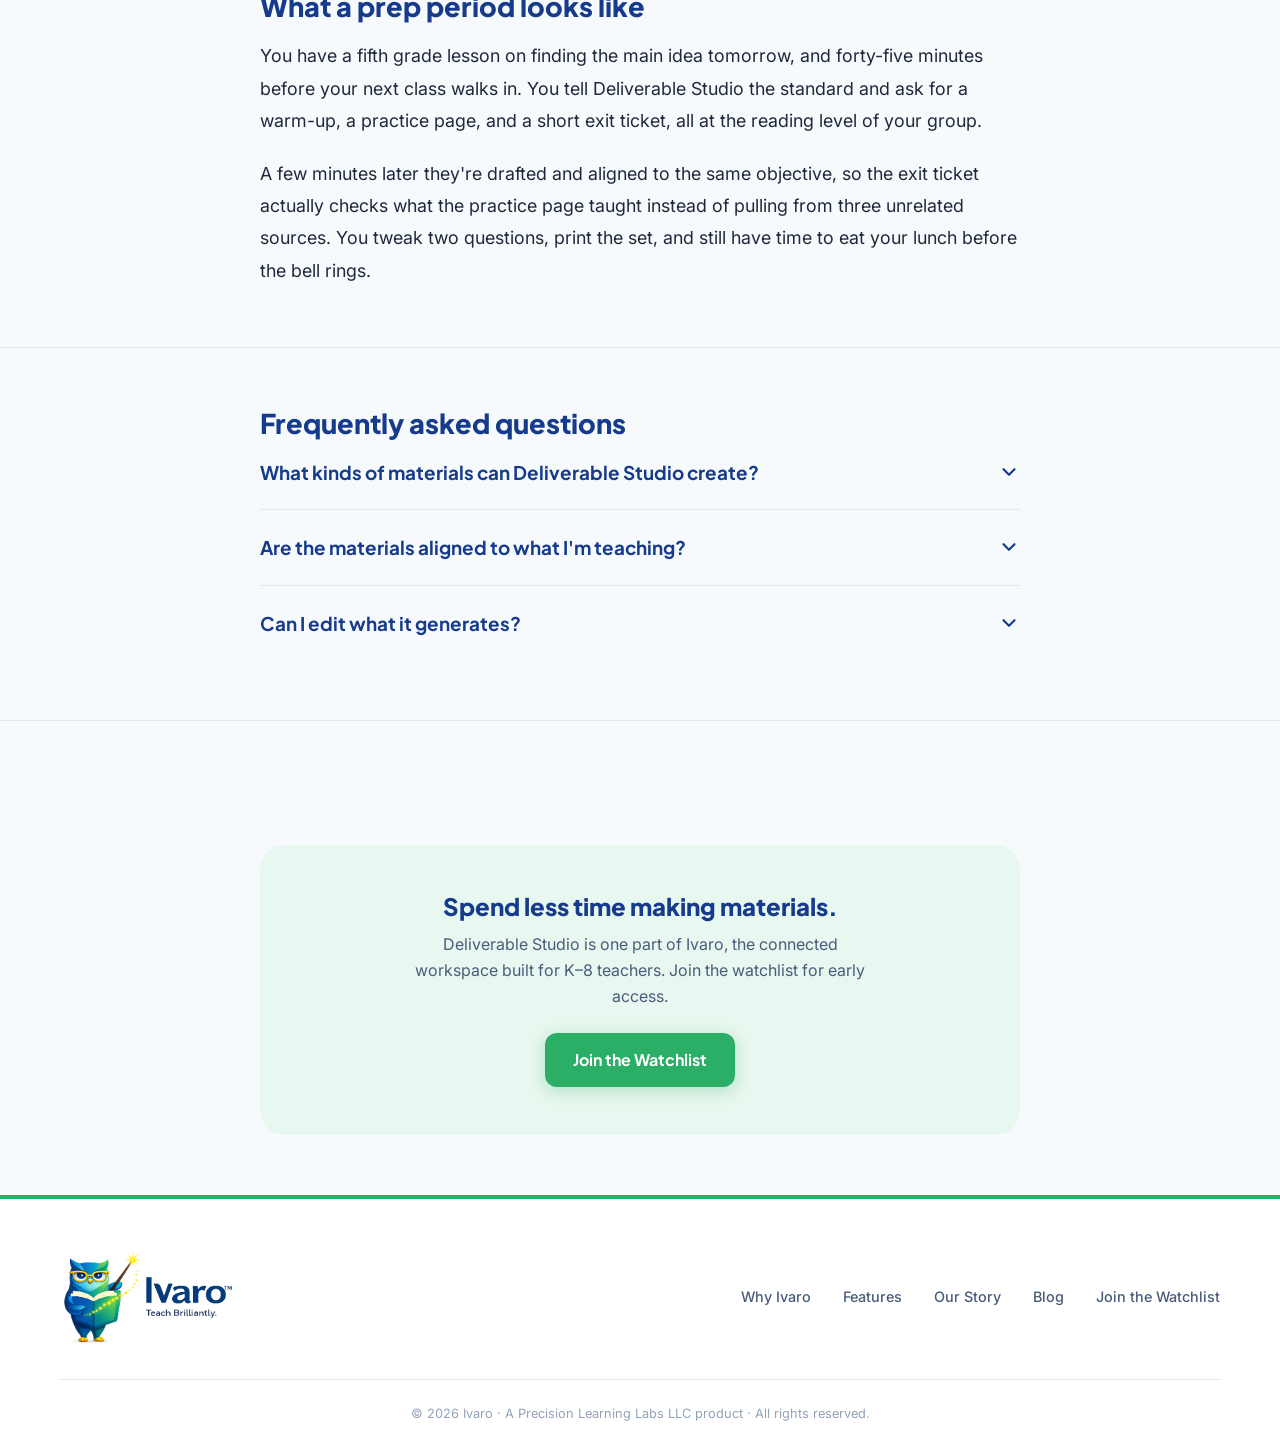
<file: deliverable-studio.html>
<!DOCTYPE html>
<html lang="en">
<head>
  <meta charset="UTF-8" />
  <meta name="viewport" content="width=device-width, initial-scale=1.0" />

  <title>Worksheet &amp; Quiz Generator for K–8 Teachers | Ivaro Deliverable Studio</title>
  <meta name="description" content="Ivaro Deliverable Studio generates classroom-ready student materials for K–8 teachers: exit tickets, quizzes, worksheets, homework, and study guides, in seconds." />
  <link rel="canonical" href="https://ivaro.ai/deliverable-studio.html" />

  <meta name="robots" content="index, follow" />
  <link rel="icon" href="assets/ivaro-favicon.png" type="image/png" />
  <meta name="theme-color" content="#173B8C" />

  <!-- Open Graph -->
  <meta property="og:type" content="website" />
  <meta property="og:url" content="https://ivaro.ai/deliverable-studio.html" />
  <meta property="og:title" content="Worksheet &amp; Quiz Generator for K–8 Teachers | Ivaro Deliverable Studio" />
  <meta property="og:description" content="Generate classroom-ready exit tickets, quizzes, worksheets, and study guides in seconds, built for K–8 teachers." />
  <meta property="og:image" content="https://ivaro.ai/assets/og-image.png" />
  <meta property="og:image:secure_url" content="https://ivaro.ai/assets/og-image.png" />
  <meta property="og:image:type" content="image/png" />
  <meta property="og:image:width" content="1200" />
  <meta property="og:image:height" content="630" />
  <meta property="og:site_name" content="Ivaro" />

  <!-- Twitter Card -->
  <meta name="twitter:card" content="summary_large_image" />
  <meta name="twitter:title" content="Worksheet &amp; Quiz Generator for K–8 Teachers | Ivaro Deliverable Studio" />
  <meta name="twitter:description" content="Generate classroom-ready exit tickets, quizzes, worksheets, and study guides in seconds, built for K–8 teachers." />
  <meta name="twitter:image" content="https://ivaro.ai/assets/og-image.png" />

  <link rel="preconnect" href="https://fonts.googleapis.com">
  <link rel="preconnect" href="https://fonts.gstatic.com" crossorigin>
  <link href="https://fonts.googleapis.com/css2?family=Inter:wght@400;500;600;700&family=Plus+Jakarta+Sans:wght@600;700;800&family=Fraunces:ital,wght@0,600;1,500;1,600&display=swap" rel="stylesheet">
  <link rel="stylesheet" href="styles.css" />
</head>
<body>

  <!-- NAVBAR -->
  <header class="navbar" id="navbar">
    <div class="nav-inner container">
      <a class="brand" href="index.html" aria-label="Ivaro home">
        <img src="assets/ivaro-logo.png" alt="Ivaro logo" />
      </a>
      <nav class="desktop-nav" aria-label="Main navigation">
        <a href="index.html#why-ivaro">Why Ivaro</a>
        <a href="index.html#features">Features</a>
        <a href="about.html">Our Story</a>
        <a href="blog.html">Blog</a>
      </nav>
      <a class="nav-cta" href="index.html#watchlist">Join the Watchlist</a>
      <button class="menu-toggle" id="menuToggle" aria-label="Open menu" aria-expanded="false">
        <span></span><span></span><span></span>
      </button>
    </div>
  </header>

  <div class="mobile-menu" id="mobileMenu">
    <a href="index.html#why-ivaro">Why Ivaro</a>
    <a href="index.html#features">Features</a>
    <a href="about.html">Our Story</a>
    <a href="blog.html">Blog</a>
    <a class="mobile-cta" href="index.html#watchlist">Join the Watchlist</a>
  </div>

  <main>

    <!-- STUDIO HERO -->
    <section class="studio-hero">
      <div class="container">
        <img class="studio-icon" src="assets/studio-deliverable.png" alt="Ivaro Deliverable Studio" width="92" height="92" />
        <p class="eyebrow">Ivaro Deliverable Studio</p>
        <h1>Classroom-ready materials, generated instantly.</h1>
        <p class="studio-lead">Deliverable Studio helps K–8 teachers turn any lesson into ready-to-use student materials: exit tickets, quizzes, worksheets, homework, and study guides, generated in seconds instead of hours of formatting and typing.</p>
        <div class="studio-hero-actions">
          <a class="btn btn-primary" href="index.html#watchlist">Join the Watchlist</a>
        </div>
      </div>
    </section>

    <!-- WHAT IT DOES -->
    <section class="studio-section">
      <div class="container-narrow studio-intro">
        <h2>The materials your lesson needs, without the busywork</h2>
        <p>Every good lesson comes with a long tail of small documents: an exit ticket to check for understanding, a quick quiz, a practice worksheet, a set of discussion questions, a study guide before the test. Individually they're minor.</p>
        <details class="studio-readmore">
          <summary>Read more</summary>
          <p>Together, they quietly eat an entire prep period, and then some. Deliverable Studio creates those materials for you. Tell it the standard, skill, or lesson you're working on, and it drafts classroom-ready student documents you can use as-is or tweak to fit your class, matched to your grade level and ready to print, assign, or drop into your LMS.</p>
          <p>It's built for K–8 teachers who want fewer late nights making worksheets and more time actually teaching, with materials that stay aligned to what you're teaching, not pulled from a random search.</p>
        </details>
      </div>
    </section>

    <!-- EVERYTHING IN DELIVERABLE STUDIO -->
    <section class="studio-section">
      <div class="container-narrow">
        <h2>Everything in Deliverable Studio</h2>
        <ul class="studio-features">
          <li>Exit tickets in seconds</li>
          <li>Quizzes &amp; assessments</li>
          <li>Practice activities &amp; assignments</li>
          <li>Homework</li>
          <li>Independent practice</li>
          <li>Guided practice</li>
          <li>Slotted notes</li>
          <li>Graphic organizers</li>
          <li>Vocabulary activities</li>
          <li>Writing prompts</li>
          <li>Discussion questions</li>
          <li>Choice boards</li>
          <li>Centers &amp; stations</li>
          <li>Warm-ups</li>
          <li>Review games</li>
          <li>Study guides</li>
          <li>Spiral review</li>
          <li>Worksheets &amp; classroom materials</li>
        </ul>
      </div>
    </section>

    <!-- IN PRACTICE -->
    <section class="studio-section">
      <div class="container-narrow studio-intro">
        <h2>What a prep period looks like</h2>
        <p>You have a fifth grade lesson on finding the main idea tomorrow, and forty-five minutes before your next class walks in. You tell Deliverable Studio the standard and ask for a warm-up, a practice page, and a short exit ticket, all at the reading level of your group.</p>
        <p>A few minutes later they're drafted and aligned to the same objective, so the exit ticket actually checks what the practice page taught instead of pulling from three unrelated sources. You tweak two questions, print the set, and still have time to eat your lunch before the bell rings.</p>
      </div>
    </section>

    <!-- FAQ -->
    <section class="studio-section">
      <div class="container-narrow">
        <h2>Frequently asked questions</h2>

        <details class="studio-faq-item">
          <summary>What kinds of materials can Deliverable Studio create?</summary>
          <p>A wide range: exit tickets, quizzes, worksheets, homework, guided and independent practice, graphic organizers, vocabulary activities, writing prompts, choice boards, warm-ups, review games, and study guides, among others. If it's a document you'd normally make by hand for your lesson, Deliverable Studio is built to draft it for you.</p>
        </details>

        <details class="studio-faq-item">
          <summary>Are the materials aligned to what I'm teaching?</summary>
          <p>Yes. You tell Deliverable Studio the standard, skill, or lesson, and it generates materials that match, so your exit ticket, worksheet, and quiz all reinforce the same objective instead of pulling from unrelated sources.</p>
        </details>

        <details class="studio-faq-item">
          <summary>Can I edit what it generates?</summary>
          <p>Always. Everything is a starting draft you stay in control of. Adjust the wording, difficulty, or format to fit your class, then print it, assign it, or drop it into your LMS.</p>
        </details>
      </div>
    </section>

    <!-- CTA -->
    <section class="studio-section">
      <div class="container-narrow">
        <div class="article-cta">
          <h3>Spend less time making materials.</h3>
          <p>Deliverable Studio is one part of Ivaro, the connected workspace built for K–8 teachers. Join the watchlist for early access.</p>
          <a class="btn btn-primary" href="index.html#watchlist">Join the Watchlist</a>
        </div>
      </div>
    </section>

  </main>

  <!-- FOOTER -->
  <footer class="footer">
    <div class="container footer-main">
      <a class="footer-logo-link" href="index.html">
        <img src="assets/ivaro-logo.png" alt="Ivaro Teach Brilliantly" class="footer-full-logo" />
      </a>
      <nav class="footer-links">
        <a href="index.html#why-ivaro">Why Ivaro</a>
        <a href="index.html#features">Features</a>
        <a href="about.html">Our Story</a>
        <a href="blog.html">Blog</a>
        <a href="index.html#watchlist">Join the Watchlist</a>
      </nav>
    </div>
    <div class="container footer-copy">
      <p>© <span id="year"></span> Ivaro · A Precision Learning Labs LLC product · All rights reserved.</p>
    </div>
  </footer>

  <script src="script.js"></script>
</body>
</html>
</file>
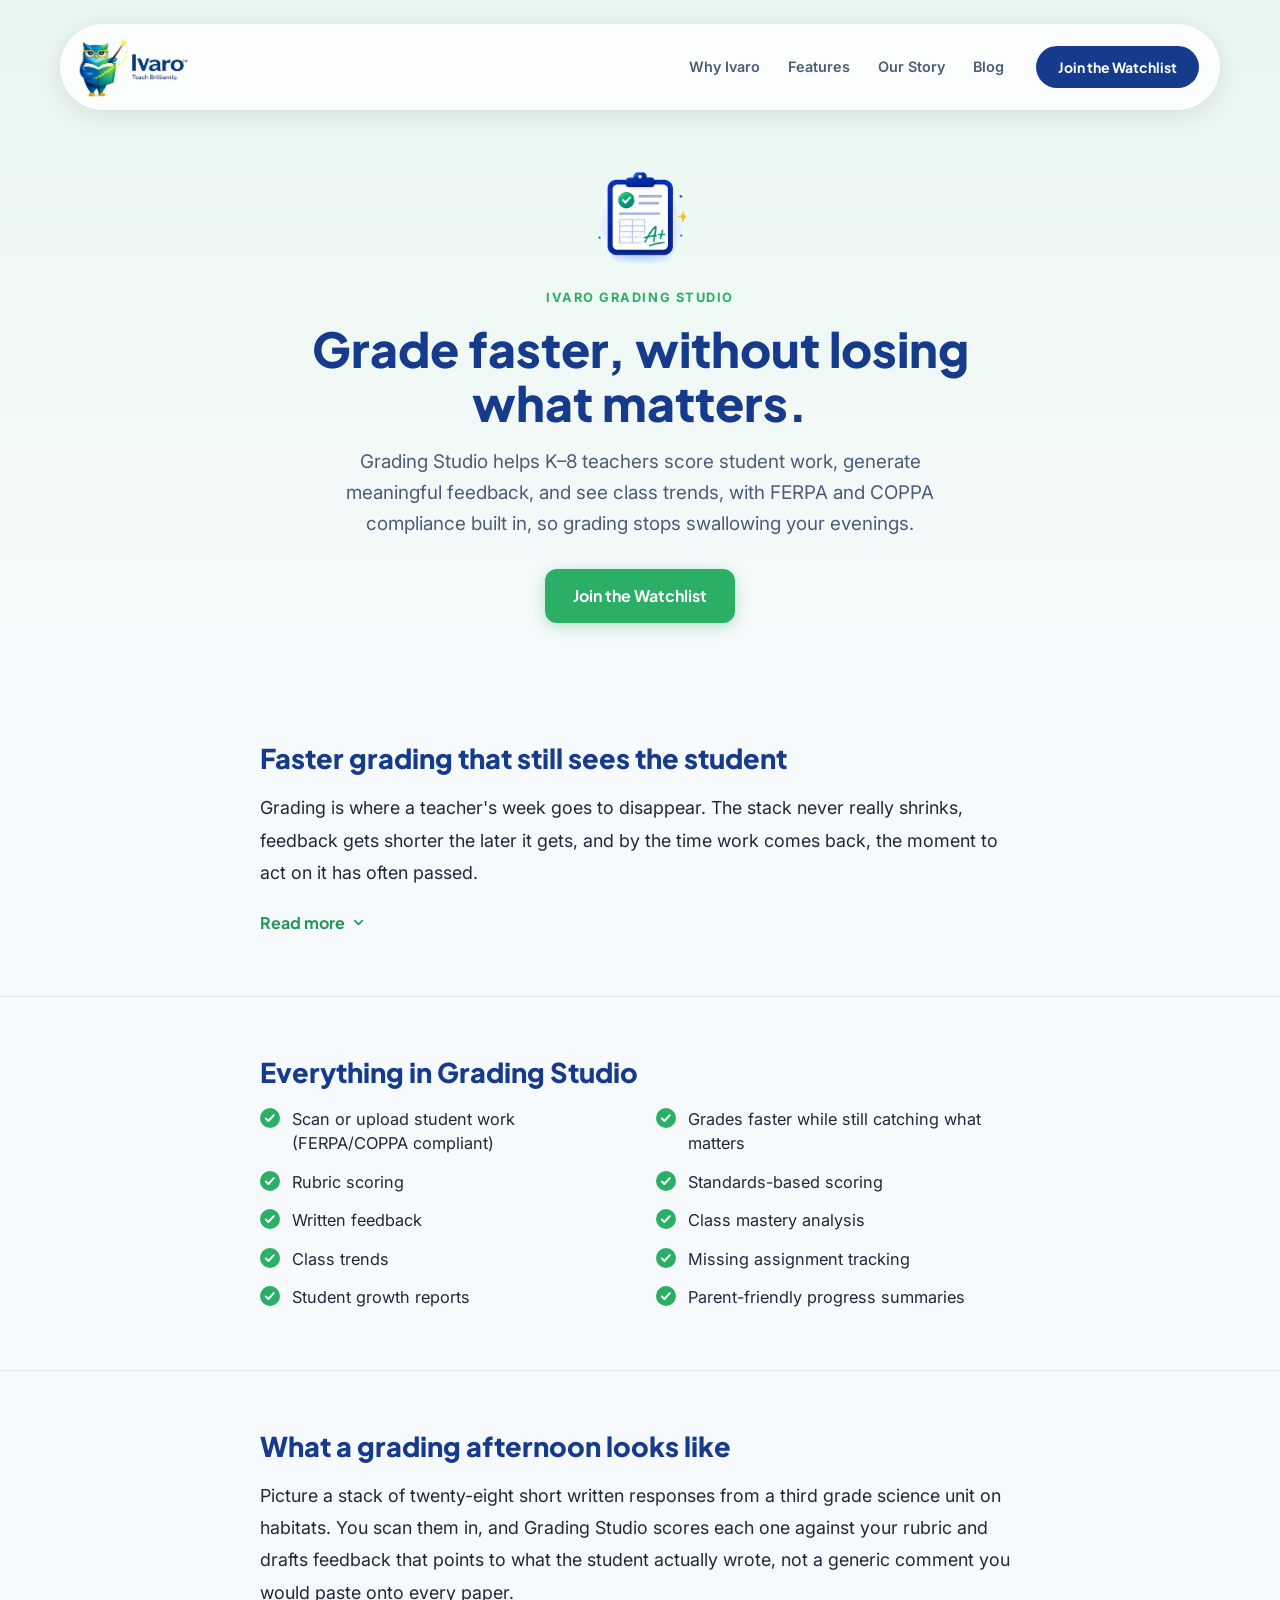
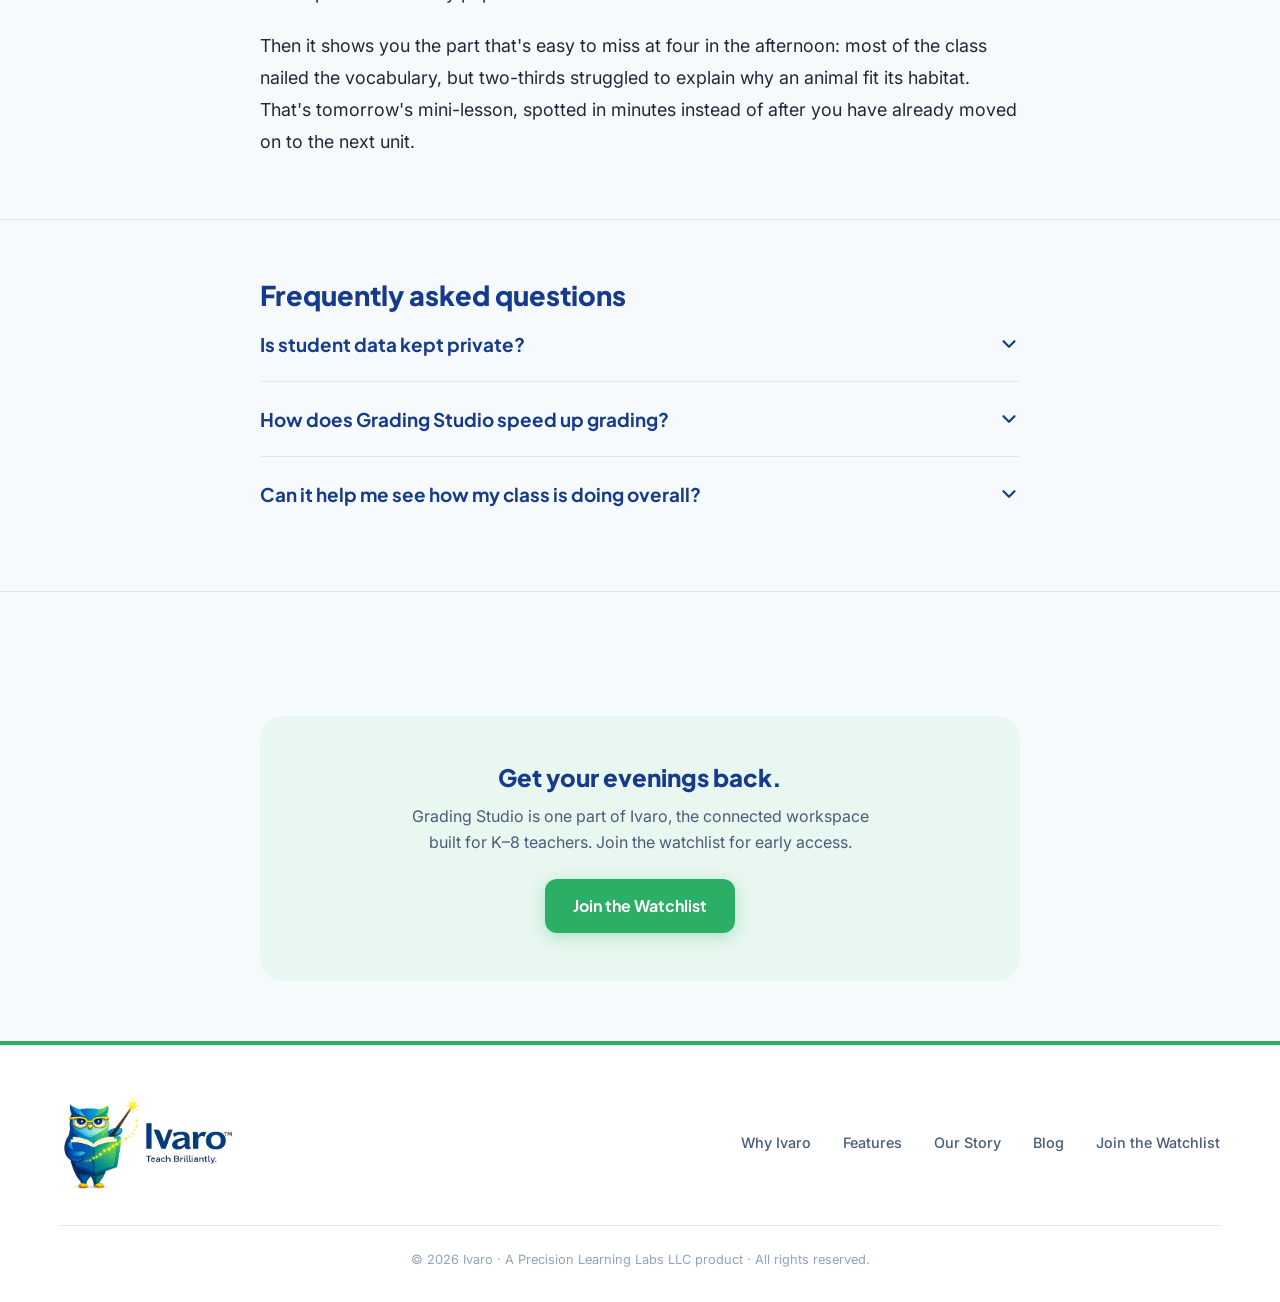
<file: grading-studio.html>
<!DOCTYPE html>
<html lang="en">
<head>
  <meta charset="UTF-8" />
  <meta name="viewport" content="width=device-width, initial-scale=1.0" />

  <title>AI Grading Assistant for K–8 Teachers | Ivaro Grading Studio</title>
  <meta name="description" content="Ivaro Grading Studio helps K–8 teachers grade faster with FERPA/COPPA-compliant scoring, standards-based feedback, and student growth reports, without losing what matters." />
  <link rel="canonical" href="https://ivaro.ai/grading-studio.html" />

  <meta name="robots" content="index, follow" />
  <link rel="icon" href="assets/ivaro-favicon.png" type="image/png" />
  <meta name="theme-color" content="#173B8C" />

  <!-- Open Graph -->
  <meta property="og:type" content="website" />
  <meta property="og:url" content="https://ivaro.ai/grading-studio.html" />
  <meta property="og:title" content="AI Grading Assistant for K–8 Teachers | Ivaro Grading Studio" />
  <meta property="og:description" content="Grade faster with FERPA/COPPA-compliant scoring, standards-based feedback, and growth reports, built for K–8 teachers." />
  <meta property="og:image" content="https://ivaro.ai/assets/og-image.png" />
  <meta property="og:image:secure_url" content="https://ivaro.ai/assets/og-image.png" />
  <meta property="og:image:type" content="image/png" />
  <meta property="og:image:width" content="1200" />
  <meta property="og:image:height" content="630" />
  <meta property="og:site_name" content="Ivaro" />

  <!-- Twitter Card -->
  <meta name="twitter:card" content="summary_large_image" />
  <meta name="twitter:title" content="AI Grading Assistant for K–8 Teachers | Ivaro Grading Studio" />
  <meta name="twitter:description" content="Grade faster with FERPA/COPPA-compliant scoring, standards-based feedback, and growth reports, built for K–8 teachers." />
  <meta name="twitter:image" content="https://ivaro.ai/assets/og-image.png" />

  <link rel="preconnect" href="https://fonts.googleapis.com">
  <link rel="preconnect" href="https://fonts.gstatic.com" crossorigin>
  <link href="https://fonts.googleapis.com/css2?family=Inter:wght@400;500;600;700&family=Plus+Jakarta+Sans:wght@600;700;800&family=Fraunces:ital,wght@0,600;1,500;1,600&display=swap" rel="stylesheet">
  <link rel="stylesheet" href="styles.css" />
</head>
<body>

  <!-- NAVBAR -->
  <header class="navbar" id="navbar">
    <div class="nav-inner container">
      <a class="brand" href="index.html" aria-label="Ivaro home">
        <img src="assets/ivaro-logo.png" alt="Ivaro logo" />
      </a>
      <nav class="desktop-nav" aria-label="Main navigation">
        <a href="index.html#why-ivaro">Why Ivaro</a>
        <a href="index.html#features">Features</a>
        <a href="about.html">Our Story</a>
        <a href="blog.html">Blog</a>
      </nav>
      <a class="nav-cta" href="index.html#watchlist">Join the Watchlist</a>
      <button class="menu-toggle" id="menuToggle" aria-label="Open menu" aria-expanded="false">
        <span></span><span></span><span></span>
      </button>
    </div>
  </header>

  <div class="mobile-menu" id="mobileMenu">
    <a href="index.html#why-ivaro">Why Ivaro</a>
    <a href="index.html#features">Features</a>
    <a href="about.html">Our Story</a>
    <a href="blog.html">Blog</a>
    <a class="mobile-cta" href="index.html#watchlist">Join the Watchlist</a>
  </div>

  <main>

    <!-- STUDIO HERO -->
    <section class="studio-hero">
      <div class="container">
        <img class="studio-icon" src="assets/studio-grading.png" alt="Ivaro Grading Studio" width="92" height="92" />
        <p class="eyebrow">Ivaro Grading Studio</p>
        <h1>Grade faster, without losing what matters.</h1>
        <p class="studio-lead">Grading Studio helps K–8 teachers score student work, generate meaningful feedback, and see class trends, with FERPA and COPPA compliance built in, so grading stops swallowing your evenings.</p>
        <div class="studio-hero-actions">
          <a class="btn btn-primary" href="index.html#watchlist">Join the Watchlist</a>
        </div>
      </div>
    </section>

    <!-- WHAT IT DOES -->
    <section class="studio-section">
      <div class="container-narrow studio-intro">
        <h2>Faster grading that still sees the student</h2>
        <p>Grading is where a teacher's week goes to disappear. The stack never really shrinks, feedback gets shorter the later it gets, and by the time work comes back, the moment to act on it has often passed.</p>
        <details class="studio-readmore">
          <summary>Read more</summary>
          <p>Speeding that up shouldn't mean caring less about what the work actually shows. Grading Studio lets you scan or upload student work and get consistent, standards-based scoring alongside feedback that's actually useful, to the student and to you. It surfaces class mastery, trends, and growth so you can see who's got it, who's close, and who needs another look, without building a spreadsheet to find out.</p>
          <p>It's designed for K–8 teachers who want grading to be faster and fairer, with student data handled carefully: never sold, never used for advertising, and built with FERPA and COPPA compliance in mind from the start.</p>
        </details>
      </div>
    </section>

    <!-- EVERYTHING IN GRADING STUDIO -->
    <section class="studio-section">
      <div class="container-narrow">
        <h2>Everything in Grading Studio</h2>
        <ul class="studio-features">
          <li>Scan or upload student work (FERPA/COPPA compliant)</li>
          <li>Grades faster while still catching what matters</li>
          <li>Rubric scoring</li>
          <li>Standards-based scoring</li>
          <li>Written feedback</li>
          <li>Class mastery analysis</li>
          <li>Class trends</li>
          <li>Missing assignment tracking</li>
          <li>Student growth reports</li>
          <li>Parent-friendly progress summaries</li>
        </ul>
      </div>
    </section>

    <!-- IN PRACTICE -->
    <section class="studio-section">
      <div class="container-narrow studio-intro">
        <h2>What a grading afternoon looks like</h2>
        <p>Picture a stack of twenty-eight short written responses from a third grade science unit on habitats. You scan them in, and Grading Studio scores each one against your rubric and drafts feedback that points to what the student actually wrote, not a generic comment you would paste onto every paper.</p>
        <p>Then it shows you the part that's easy to miss at four in the afternoon: most of the class nailed the vocabulary, but two-thirds struggled to explain why an animal fit its habitat. That's tomorrow's mini-lesson, spotted in minutes instead of after you have already moved on to the next unit.</p>
      </div>
    </section>

    <!-- FAQ -->
    <section class="studio-section">
      <div class="container-narrow">
        <h2>Frequently asked questions</h2>

        <details class="studio-faq-item">
          <summary>Is student data kept private?</summary>
          <p>Yes. Grading Studio is intentionally designed with FERPA and COPPA compliance in mind. Student work and data are never sold and never used for advertising. Privacy is a starting requirement, not an add-on.</p>
        </details>

        <details class="studio-faq-item">
          <summary>How does Grading Studio speed up grading?</summary>
          <p>You scan or upload student work and get consistent, standards-based scoring plus draft feedback in a fraction of the time. It handles the repetitive part so you can focus your attention where your judgment actually matters.</p>
        </details>

        <details class="studio-faq-item">
          <summary>Can it help me see how my class is doing overall?</summary>
          <p>Yes. Beyond individual scores, Grading Studio surfaces class mastery, trends, missing assignments, and student growth, and can produce parent-friendly progress summaries, so you can act on patterns, not just grades.</p>
        </details>
      </div>
    </section>

    <!-- CTA -->
    <section class="studio-section">
      <div class="container-narrow">
        <div class="article-cta">
          <h3>Get your evenings back.</h3>
          <p>Grading Studio is one part of Ivaro, the connected workspace built for K–8 teachers. Join the watchlist for early access.</p>
          <a class="btn btn-primary" href="index.html#watchlist">Join the Watchlist</a>
        </div>
      </div>
    </section>

  </main>

  <!-- FOOTER -->
  <footer class="footer">
    <div class="container footer-main">
      <a class="footer-logo-link" href="index.html">
        <img src="assets/ivaro-logo.png" alt="Ivaro Teach Brilliantly" class="footer-full-logo" />
      </a>
      <nav class="footer-links">
        <a href="index.html#why-ivaro">Why Ivaro</a>
        <a href="index.html#features">Features</a>
        <a href="about.html">Our Story</a>
        <a href="blog.html">Blog</a>
        <a href="index.html#watchlist">Join the Watchlist</a>
      </nav>
    </div>
    <div class="container footer-copy">
      <p>© <span id="year"></span> Ivaro · A Precision Learning Labs LLC product · All rights reserved.</p>
    </div>
  </footer>

  <script src="script.js"></script>
</body>
</html>
</file>
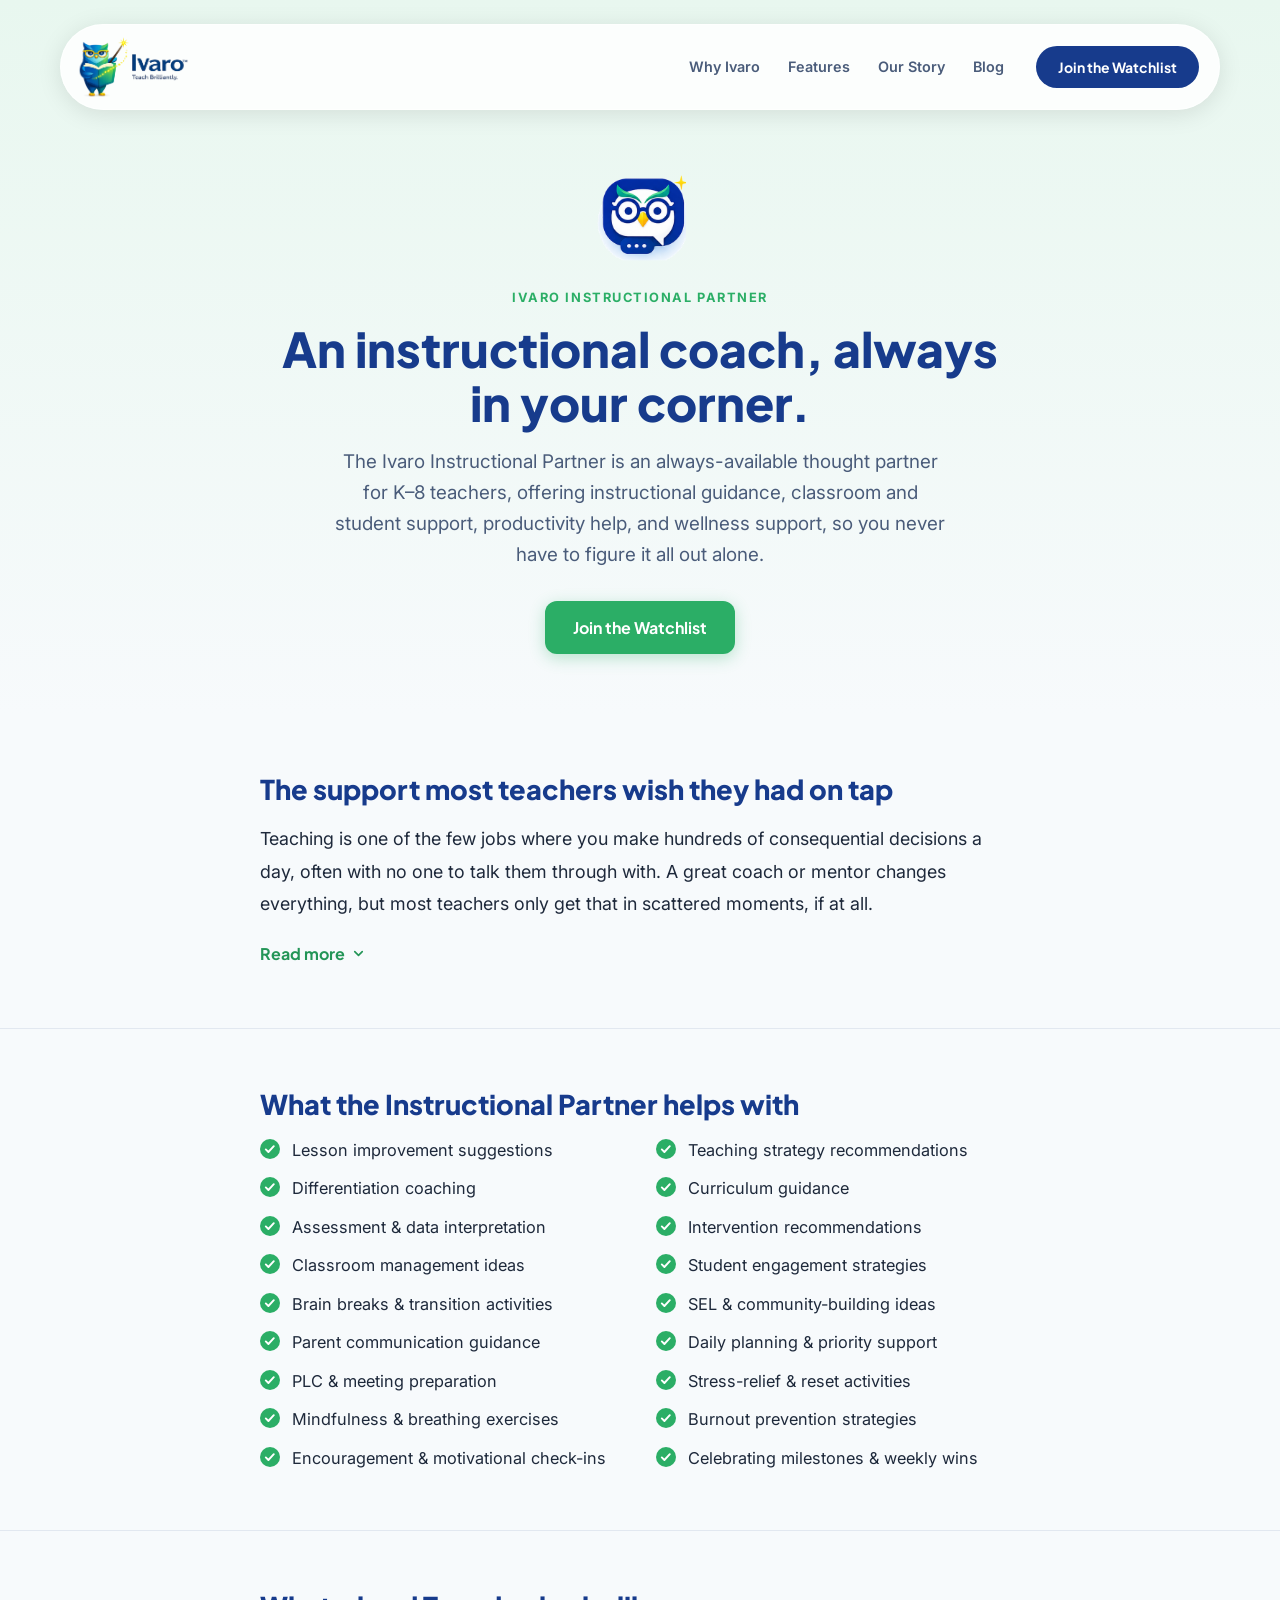
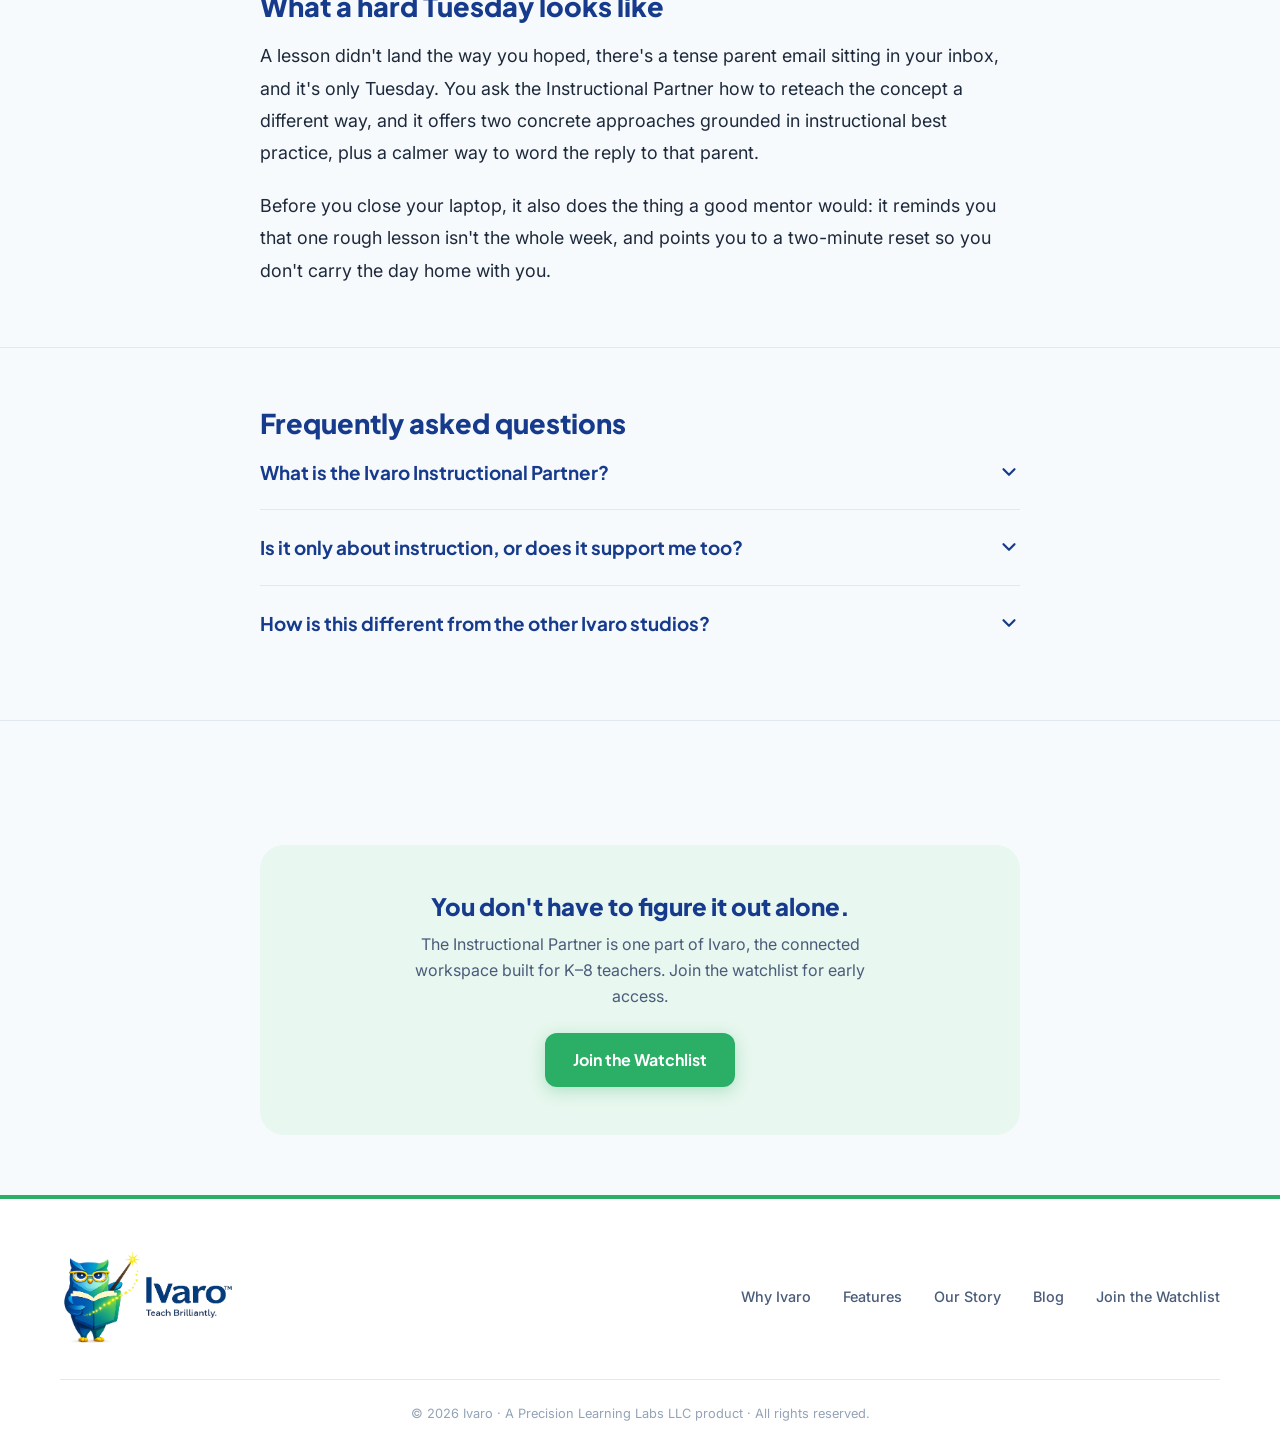
<file: instructional-partner.html>
<!DOCTYPE html>
<html lang="en">
<head>
  <meta charset="UTF-8" />
  <meta name="viewport" content="width=device-width, initial-scale=1.0" />

  <title>AI Instructional Coach for K–8 Teachers | Ivaro Instructional Partner</title>
  <meta name="description" content="The Ivaro Instructional Partner is an always-available thought partner for K–8 teachers: instructional coaching, classroom support, and teacher wellness in one place." />
  <link rel="canonical" href="https://ivaro.ai/instructional-partner.html" />

  <meta name="robots" content="index, follow" />
  <link rel="icon" href="assets/ivaro-favicon.png" type="image/png" />
  <meta name="theme-color" content="#173B8C" />

  <!-- Open Graph -->
  <meta property="og:type" content="website" />
  <meta property="og:url" content="https://ivaro.ai/instructional-partner.html" />
  <meta property="og:title" content="AI Instructional Coach for K–8 Teachers | Ivaro Instructional Partner" />
  <meta property="og:description" content="An always-available thought partner for K–8 teachers: instructional coaching, classroom support, and teacher wellness in one place." />
  <meta property="og:image" content="https://ivaro.ai/assets/og-image.png" />
  <meta property="og:image:secure_url" content="https://ivaro.ai/assets/og-image.png" />
  <meta property="og:image:type" content="image/png" />
  <meta property="og:image:width" content="1200" />
  <meta property="og:image:height" content="630" />
  <meta property="og:site_name" content="Ivaro" />

  <!-- Twitter Card -->
  <meta name="twitter:card" content="summary_large_image" />
  <meta name="twitter:title" content="AI Instructional Coach for K–8 Teachers | Ivaro Instructional Partner" />
  <meta name="twitter:description" content="An always-available thought partner for K–8 teachers: instructional coaching, classroom support, and teacher wellness in one place." />
  <meta name="twitter:image" content="https://ivaro.ai/assets/og-image.png" />

  <link rel="preconnect" href="https://fonts.googleapis.com">
  <link rel="preconnect" href="https://fonts.gstatic.com" crossorigin>
  <link href="https://fonts.googleapis.com/css2?family=Inter:wght@400;500;600;700&family=Plus+Jakarta+Sans:wght@600;700;800&family=Fraunces:ital,wght@0,600;1,500;1,600&display=swap" rel="stylesheet">
  <link rel="stylesheet" href="styles.css" />
</head>
<body>

  <!-- NAVBAR -->
  <header class="navbar" id="navbar">
    <div class="nav-inner container">
      <a class="brand" href="index.html" aria-label="Ivaro home">
        <img src="assets/ivaro-logo.png" alt="Ivaro logo" />
      </a>
      <nav class="desktop-nav" aria-label="Main navigation">
        <a href="index.html#why-ivaro">Why Ivaro</a>
        <a href="index.html#features">Features</a>
        <a href="about.html">Our Story</a>
        <a href="blog.html">Blog</a>
      </nav>
      <a class="nav-cta" href="index.html#watchlist">Join the Watchlist</a>
      <button class="menu-toggle" id="menuToggle" aria-label="Open menu" aria-expanded="false">
        <span></span><span></span><span></span>
      </button>
    </div>
  </header>

  <div class="mobile-menu" id="mobileMenu">
    <a href="index.html#why-ivaro">Why Ivaro</a>
    <a href="index.html#features">Features</a>
    <a href="about.html">Our Story</a>
    <a href="blog.html">Blog</a>
    <a class="mobile-cta" href="index.html#watchlist">Join the Watchlist</a>
  </div>

  <main>

    <!-- STUDIO HERO -->
    <section class="studio-hero">
      <div class="container">
        <img class="studio-icon" src="assets/studio-partner.png" alt="Ivaro Instructional Partner" width="92" height="92" />
        <p class="eyebrow">Ivaro Instructional Partner</p>
        <h1>An instructional coach, always in your corner.</h1>
        <p class="studio-lead">The Ivaro Instructional Partner is an always-available thought partner for K–8 teachers, offering instructional guidance, classroom and student support, productivity help, and wellness support, so you never have to figure it all out alone.</p>
        <div class="studio-hero-actions">
          <a class="btn btn-primary" href="index.html#watchlist">Join the Watchlist</a>
        </div>
      </div>
    </section>

    <!-- WHAT IT DOES -->
    <section class="studio-section">
      <div class="container-narrow studio-intro">
        <h2>The support most teachers wish they had on tap</h2>
        <p>Teaching is one of the few jobs where you make hundreds of consequential decisions a day, often with no one to talk them through with. A great coach or mentor changes everything, but most teachers only get that in scattered moments, if at all.</p>
        <details class="studio-readmore">
          <summary>Read more</summary>
          <p>The Instructional Partner is built to be there in between. Ask it how to reteach a concept that isn't landing, how to reach a student who's checked out, how to prep for a tough parent conversation, or simply how to get through a hard week. It draws on instructional best practice to give you grounded, practical guidance, and, just as importantly, it looks out for you, with encouragement and wellness support built in.</p>
          <p>It's designed for K–8 teachers who want thoughtful help with the craft of teaching and a bit of steady support for themselves, available whenever they need it.</p>
        </details>
      </div>
    </section>

    <!-- EVERYTHING IN THE INSTRUCTIONAL PARTNER -->
    <section class="studio-section">
      <div class="container-narrow">
        <h2>What the Instructional Partner helps with</h2>
        <ul class="studio-features">
          <li>Lesson improvement suggestions</li>
          <li>Teaching strategy recommendations</li>
          <li>Differentiation coaching</li>
          <li>Curriculum guidance</li>
          <li>Assessment &amp; data interpretation</li>
          <li>Intervention recommendations</li>
          <li>Classroom management ideas</li>
          <li>Student engagement strategies</li>
          <li>Brain breaks &amp; transition activities</li>
          <li>SEL &amp; community-building ideas</li>
          <li>Parent communication guidance</li>
          <li>Daily planning &amp; priority support</li>
          <li>PLC &amp; meeting preparation</li>
          <li>Stress-relief &amp; reset activities</li>
          <li>Mindfulness &amp; breathing exercises</li>
          <li>Burnout prevention strategies</li>
          <li>Encouragement &amp; motivational check-ins</li>
          <li>Celebrating milestones &amp; weekly wins</li>
        </ul>
      </div>
    </section>

    <!-- IN PRACTICE -->
    <section class="studio-section">
      <div class="container-narrow studio-intro">
        <h2>What a hard Tuesday looks like</h2>
        <p>A lesson didn't land the way you hoped, there's a tense parent email sitting in your inbox, and it's only Tuesday. You ask the Instructional Partner how to reteach the concept a different way, and it offers two concrete approaches grounded in instructional best practice, plus a calmer way to word the reply to that parent.</p>
        <p>Before you close your laptop, it also does the thing a good mentor would: it reminds you that one rough lesson isn't the whole week, and points you to a two-minute reset so you don't carry the day home with you.</p>
      </div>
    </section>

    <!-- FAQ -->
    <section class="studio-section">
      <div class="container-narrow">
        <h2>Frequently asked questions</h2>

        <details class="studio-faq-item">
          <summary>What is the Ivaro Instructional Partner?</summary>
          <p>It's an always-available thought partner built into Ivaro, a place to get practical instructional coaching, classroom and student support ideas, planning help, and encouragement, without waiting for a coach's schedule or a PD day.</p>
        </details>

        <details class="studio-faq-item">
          <summary>Is it only about instruction, or does it support me too?</summary>
          <p>Both. Alongside teaching strategies and classroom support, the Instructional Partner includes teacher wellness: stress-relief and reset activities, mindfulness and breathing exercises, burnout prevention, and encouragement, because sustainable teaching means looking after the teacher, not just the lesson.</p>
        </details>

        <details class="studio-faq-item">
          <summary>How is this different from the other Ivaro studios?</summary>
          <p>The studios build specific things: lessons, materials, grades, projects, interventions. The Instructional Partner is the conversation around all of it, the coach you turn to for advice, decisions, and a bit of steady support as you use the rest of Ivaro.</p>
        </details>
      </div>
    </section>

    <!-- CTA -->
    <section class="studio-section">
      <div class="container-narrow">
        <div class="article-cta">
          <h3>You don't have to figure it out alone.</h3>
          <p>The Instructional Partner is one part of Ivaro, the connected workspace built for K–8 teachers. Join the watchlist for early access.</p>
          <a class="btn btn-primary" href="index.html#watchlist">Join the Watchlist</a>
        </div>
      </div>
    </section>

  </main>

  <!-- FOOTER -->
  <footer class="footer">
    <div class="container footer-main">
      <a class="footer-logo-link" href="index.html">
        <img src="assets/ivaro-logo.png" alt="Ivaro Teach Brilliantly" class="footer-full-logo" />
      </a>
      <nav class="footer-links">
        <a href="index.html#why-ivaro">Why Ivaro</a>
        <a href="index.html#features">Features</a>
        <a href="about.html">Our Story</a>
        <a href="blog.html">Blog</a>
        <a href="index.html#watchlist">Join the Watchlist</a>
      </nav>
    </div>
    <div class="container footer-copy">
      <p>© <span id="year"></span> Ivaro · A Precision Learning Labs LLC product · All rights reserved.</p>
    </div>
  </footer>

  <script src="script.js"></script>
</body>
</html>
</file>
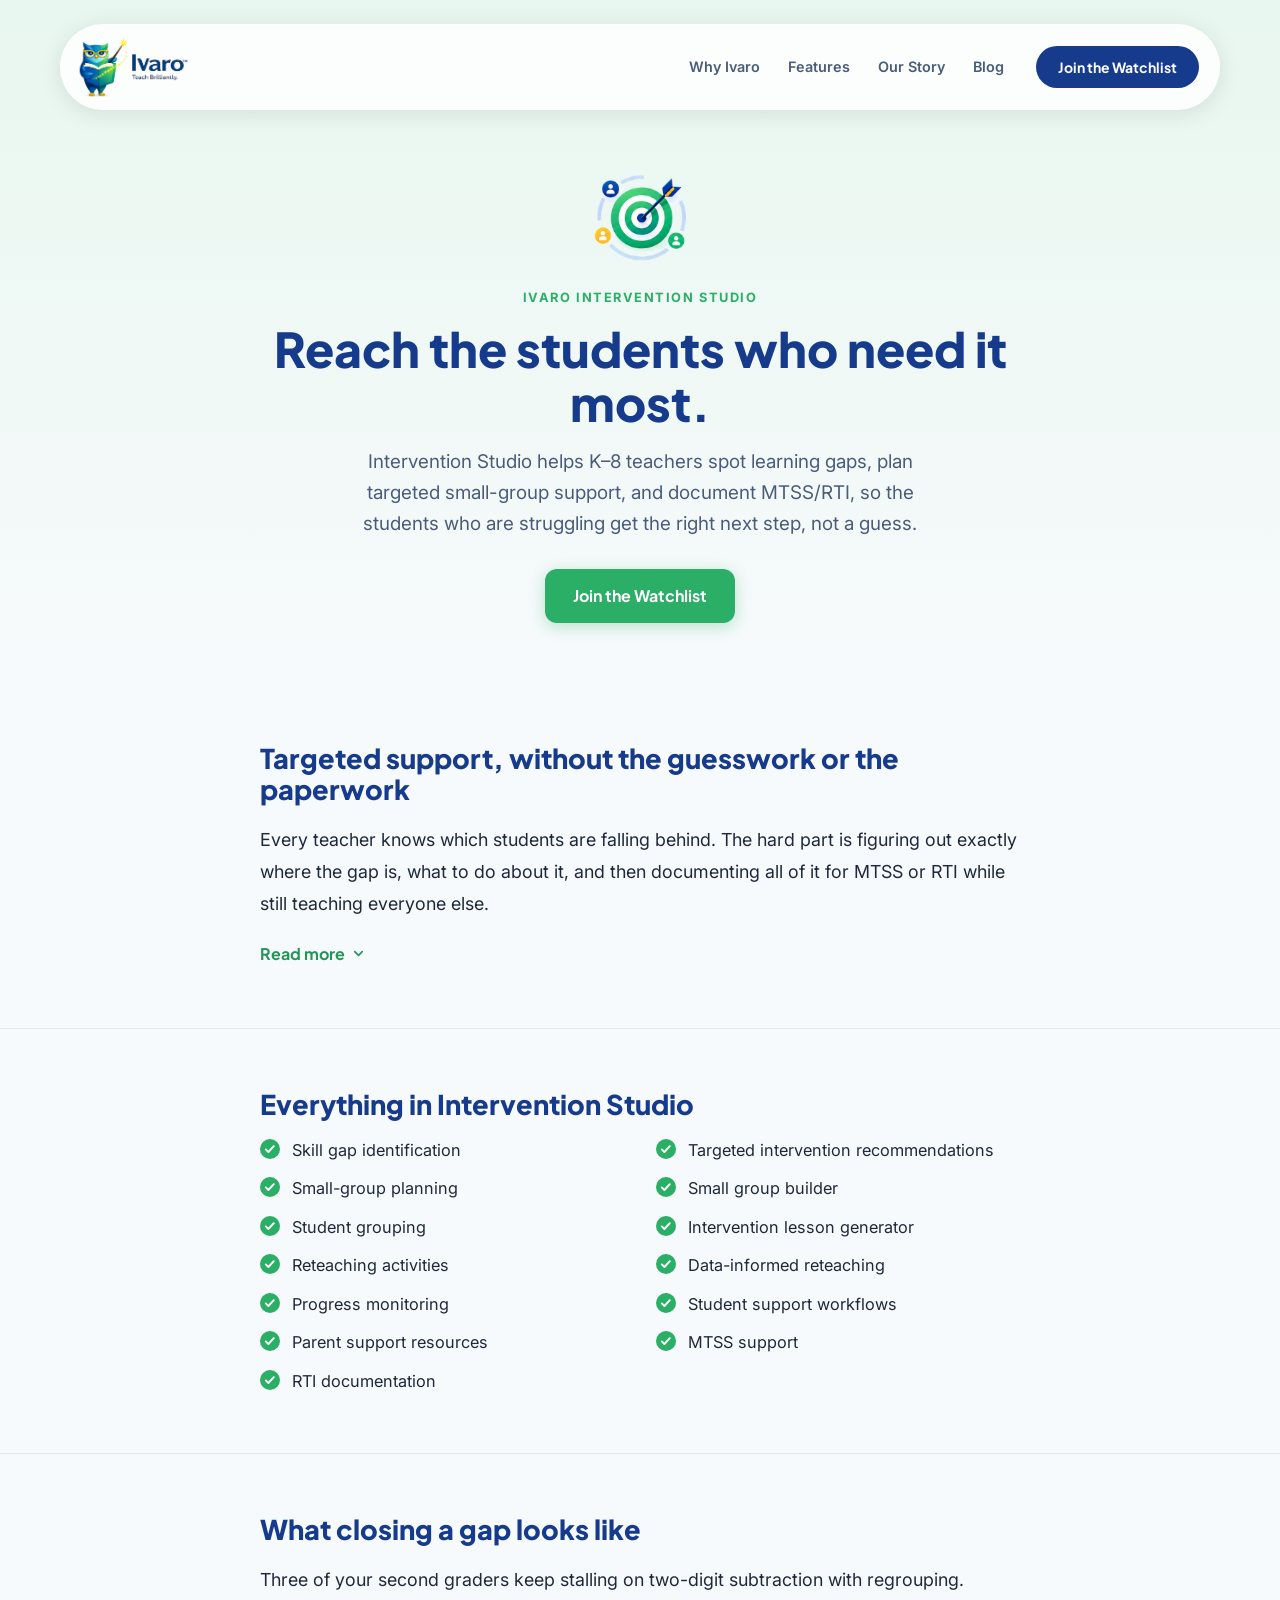
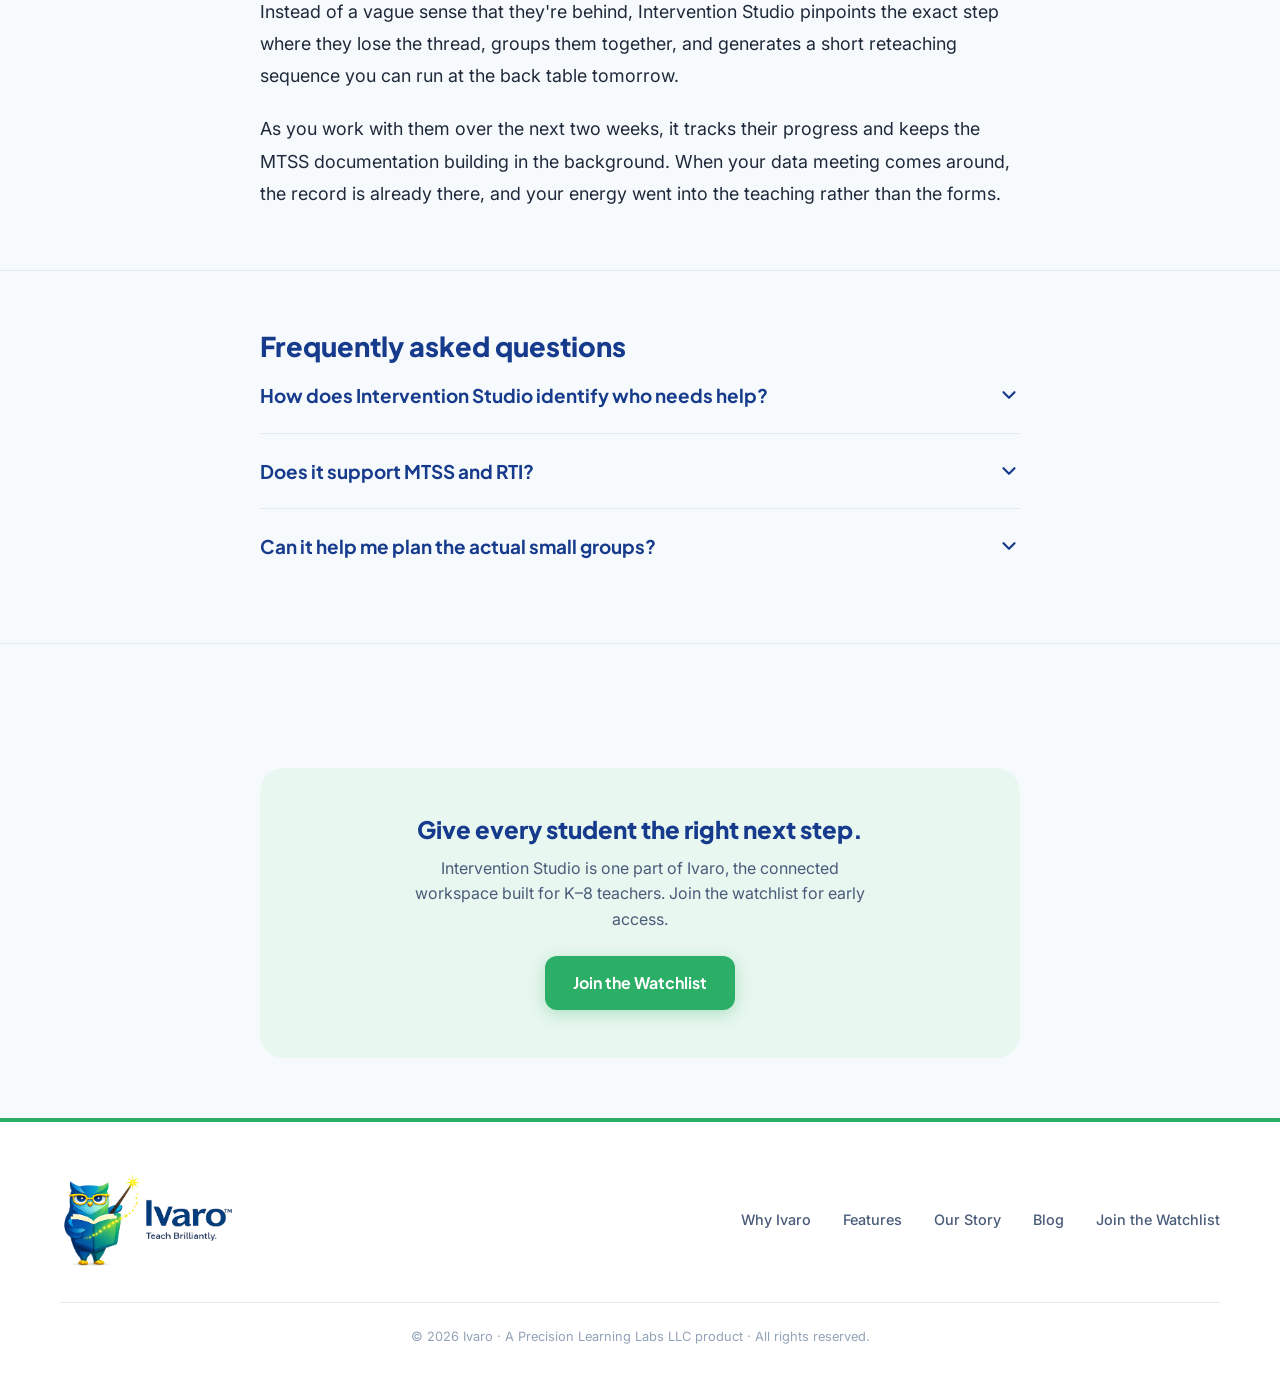
<file: intervention-studio.html>
<!DOCTYPE html>
<html lang="en">
<head>
  <meta charset="UTF-8" />
  <meta name="viewport" content="width=device-width, initial-scale=1.0" />

  <title>MTSS &amp; RTI Intervention Tools for K–8 Teachers | Ivaro Intervention Studio</title>
  <meta name="description" content="Ivaro Intervention Studio helps K–8 teachers identify skill gaps and plan targeted small-group support, with MTSS/RTI documentation and progress monitoring built in." />
  <link rel="canonical" href="https://ivaro.ai/intervention-studio.html" />

  <meta name="robots" content="index, follow" />
  <link rel="icon" href="assets/ivaro-favicon.png" type="image/png" />
  <meta name="theme-color" content="#173B8C" />

  <!-- Open Graph -->
  <meta property="og:type" content="website" />
  <meta property="og:url" content="https://ivaro.ai/intervention-studio.html" />
  <meta property="og:title" content="MTSS &amp; RTI Intervention Tools for K–8 Teachers | Ivaro Intervention Studio" />
  <meta property="og:description" content="Identify skill gaps and plan targeted small-group support, with MTSS/RTI documentation and progress monitoring, built for K–8 teachers." />
  <meta property="og:image" content="https://ivaro.ai/assets/og-image.png" />
  <meta property="og:image:secure_url" content="https://ivaro.ai/assets/og-image.png" />
  <meta property="og:image:type" content="image/png" />
  <meta property="og:image:width" content="1200" />
  <meta property="og:image:height" content="630" />
  <meta property="og:site_name" content="Ivaro" />

  <!-- Twitter Card -->
  <meta name="twitter:card" content="summary_large_image" />
  <meta name="twitter:title" content="MTSS &amp; RTI Intervention Tools for K–8 Teachers | Ivaro Intervention Studio" />
  <meta name="twitter:description" content="Identify skill gaps and plan targeted small-group support, with MTSS/RTI documentation and progress monitoring, built for K–8 teachers." />
  <meta name="twitter:image" content="https://ivaro.ai/assets/og-image.png" />

  <link rel="preconnect" href="https://fonts.googleapis.com">
  <link rel="preconnect" href="https://fonts.gstatic.com" crossorigin>
  <link href="https://fonts.googleapis.com/css2?family=Inter:wght@400;500;600;700&family=Plus+Jakarta+Sans:wght@600;700;800&family=Fraunces:ital,wght@0,600;1,500;1,600&display=swap" rel="stylesheet">
  <link rel="stylesheet" href="styles.css" />
</head>
<body>

  <!-- NAVBAR -->
  <header class="navbar" id="navbar">
    <div class="nav-inner container">
      <a class="brand" href="index.html" aria-label="Ivaro home">
        <img src="assets/ivaro-logo.png" alt="Ivaro logo" />
      </a>
      <nav class="desktop-nav" aria-label="Main navigation">
        <a href="index.html#why-ivaro">Why Ivaro</a>
        <a href="index.html#features">Features</a>
        <a href="about.html">Our Story</a>
        <a href="blog.html">Blog</a>
      </nav>
      <a class="nav-cta" href="index.html#watchlist">Join the Watchlist</a>
      <button class="menu-toggle" id="menuToggle" aria-label="Open menu" aria-expanded="false">
        <span></span><span></span><span></span>
      </button>
    </div>
  </header>

  <div class="mobile-menu" id="mobileMenu">
    <a href="index.html#why-ivaro">Why Ivaro</a>
    <a href="index.html#features">Features</a>
    <a href="about.html">Our Story</a>
    <a href="blog.html">Blog</a>
    <a class="mobile-cta" href="index.html#watchlist">Join the Watchlist</a>
  </div>

  <main>

    <!-- STUDIO HERO -->
    <section class="studio-hero">
      <div class="container">
        <img class="studio-icon" src="assets/studio-intervention.png" alt="Ivaro Intervention Studio" width="92" height="92" />
        <p class="eyebrow">Ivaro Intervention Studio</p>
        <h1>Reach the students who need it most.</h1>
        <p class="studio-lead">Intervention Studio helps K–8 teachers spot learning gaps, plan targeted small-group support, and document MTSS/RTI, so the students who are struggling get the right next step, not a guess.</p>
        <div class="studio-hero-actions">
          <a class="btn btn-primary" href="index.html#watchlist">Join the Watchlist</a>
        </div>
      </div>
    </section>

    <!-- WHAT IT DOES -->
    <section class="studio-section">
      <div class="container-narrow studio-intro">
        <h2>Targeted support, without the guesswork or the paperwork</h2>
        <p>Every teacher knows which students are falling behind. The hard part is figuring out exactly where the gap is, what to do about it, and then documenting all of it for MTSS or RTI while still teaching everyone else.</p>
        <details class="studio-readmore">
          <summary>Read more</summary>
          <p>That combination is where good intentions quietly stall. Intervention Studio helps you close that loop. It identifies skill gaps, recommends targeted interventions, and builds small groups and reteaching activities you can actually run, then helps you monitor progress and keep the documentation that MTSS and RTI require, without a separate pile of forms.</p>
          <p>It's designed for K–8 teachers who want to give struggling students a real, specific next step, and to spend that energy on the intervention itself rather than on the tracking around it.</p>
        </details>
      </div>
    </section>

    <!-- EVERYTHING IN INTERVENTION STUDIO -->
    <section class="studio-section">
      <div class="container-narrow">
        <h2>Everything in Intervention Studio</h2>
        <ul class="studio-features">
          <li>Skill gap identification</li>
          <li>Targeted intervention recommendations</li>
          <li>Small-group planning</li>
          <li>Small group builder</li>
          <li>Student grouping</li>
          <li>Intervention lesson generator</li>
          <li>Reteaching activities</li>
          <li>Data-informed reteaching</li>
          <li>Progress monitoring</li>
          <li>Student support workflows</li>
          <li>Parent support resources</li>
          <li>MTSS support</li>
          <li>RTI documentation</li>
        </ul>
      </div>
    </section>

    <!-- IN PRACTICE -->
    <section class="studio-section">
      <div class="container-narrow studio-intro">
        <h2>What closing a gap looks like</h2>
        <p>Three of your second graders keep stalling on two-digit subtraction with regrouping. Instead of a vague sense that they're behind, Intervention Studio pinpoints the exact step where they lose the thread, groups them together, and generates a short reteaching sequence you can run at the back table tomorrow.</p>
        <p>As you work with them over the next two weeks, it tracks their progress and keeps the MTSS documentation building in the background. When your data meeting comes around, the record is already there, and your energy went into the teaching rather than the forms.</p>
      </div>
    </section>

    <!-- FAQ -->
    <section class="studio-section">
      <div class="container-narrow">
        <h2>Frequently asked questions</h2>

        <details class="studio-faq-item">
          <summary>How does Intervention Studio identify who needs help?</summary>
          <p>It analyzes student performance to pinpoint specific skill gaps, then recommends targeted interventions, so instead of a general sense that a student is behind, you get a clear picture of where the gap is and what to try next.</p>
        </details>

        <details class="studio-faq-item">
          <summary>Does it support MTSS and RTI?</summary>
          <p>Yes. Intervention Studio helps you plan tiered support, monitor progress over time, and keep the documentation MTSS and RTI require, so the record-keeping happens alongside the teaching rather than as a separate task.</p>
        </details>

        <details class="studio-faq-item">
          <summary>Can it help me plan the actual small groups?</summary>
          <p>It can. Intervention Studio builds student groupings, generates intervention lessons and reteaching activities, and lays out small-group plans you can run right away, so identifying a need turns directly into a plan of action.</p>
        </details>
      </div>
    </section>

    <!-- CTA -->
    <section class="studio-section">
      <div class="container-narrow">
        <div class="article-cta">
          <h3>Give every student the right next step.</h3>
          <p>Intervention Studio is one part of Ivaro, the connected workspace built for K–8 teachers. Join the watchlist for early access.</p>
          <a class="btn btn-primary" href="index.html#watchlist">Join the Watchlist</a>
        </div>
      </div>
    </section>

  </main>

  <!-- FOOTER -->
  <footer class="footer">
    <div class="container footer-main">
      <a class="footer-logo-link" href="index.html">
        <img src="assets/ivaro-logo.png" alt="Ivaro Teach Brilliantly" class="footer-full-logo" />
      </a>
      <nav class="footer-links">
        <a href="index.html#why-ivaro">Why Ivaro</a>
        <a href="index.html#features">Features</a>
        <a href="about.html">Our Story</a>
        <a href="blog.html">Blog</a>
        <a href="index.html#watchlist">Join the Watchlist</a>
      </nav>
    </div>
    <div class="container footer-copy">
      <p>© <span id="year"></span> Ivaro · A Precision Learning Labs LLC product · All rights reserved.</p>
    </div>
  </footer>

  <script src="script.js"></script>
</body>
</html>
</file>
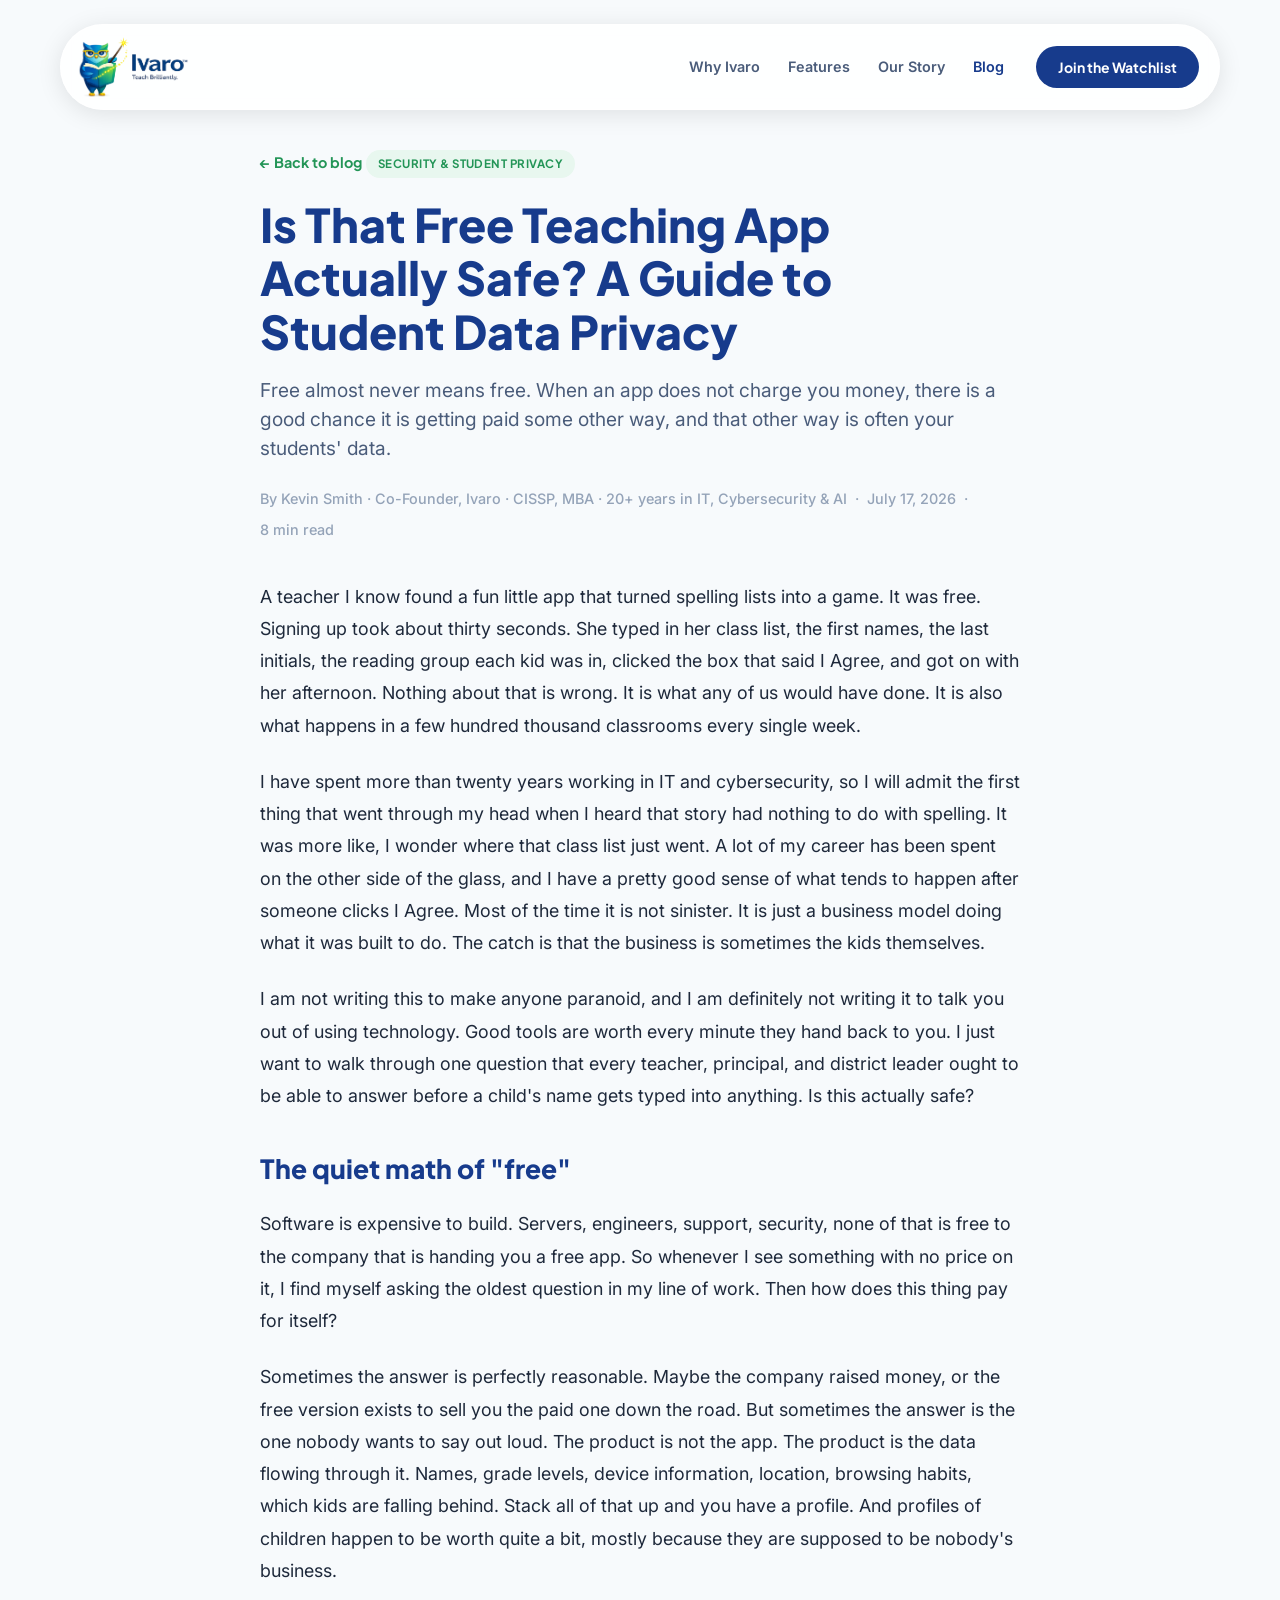
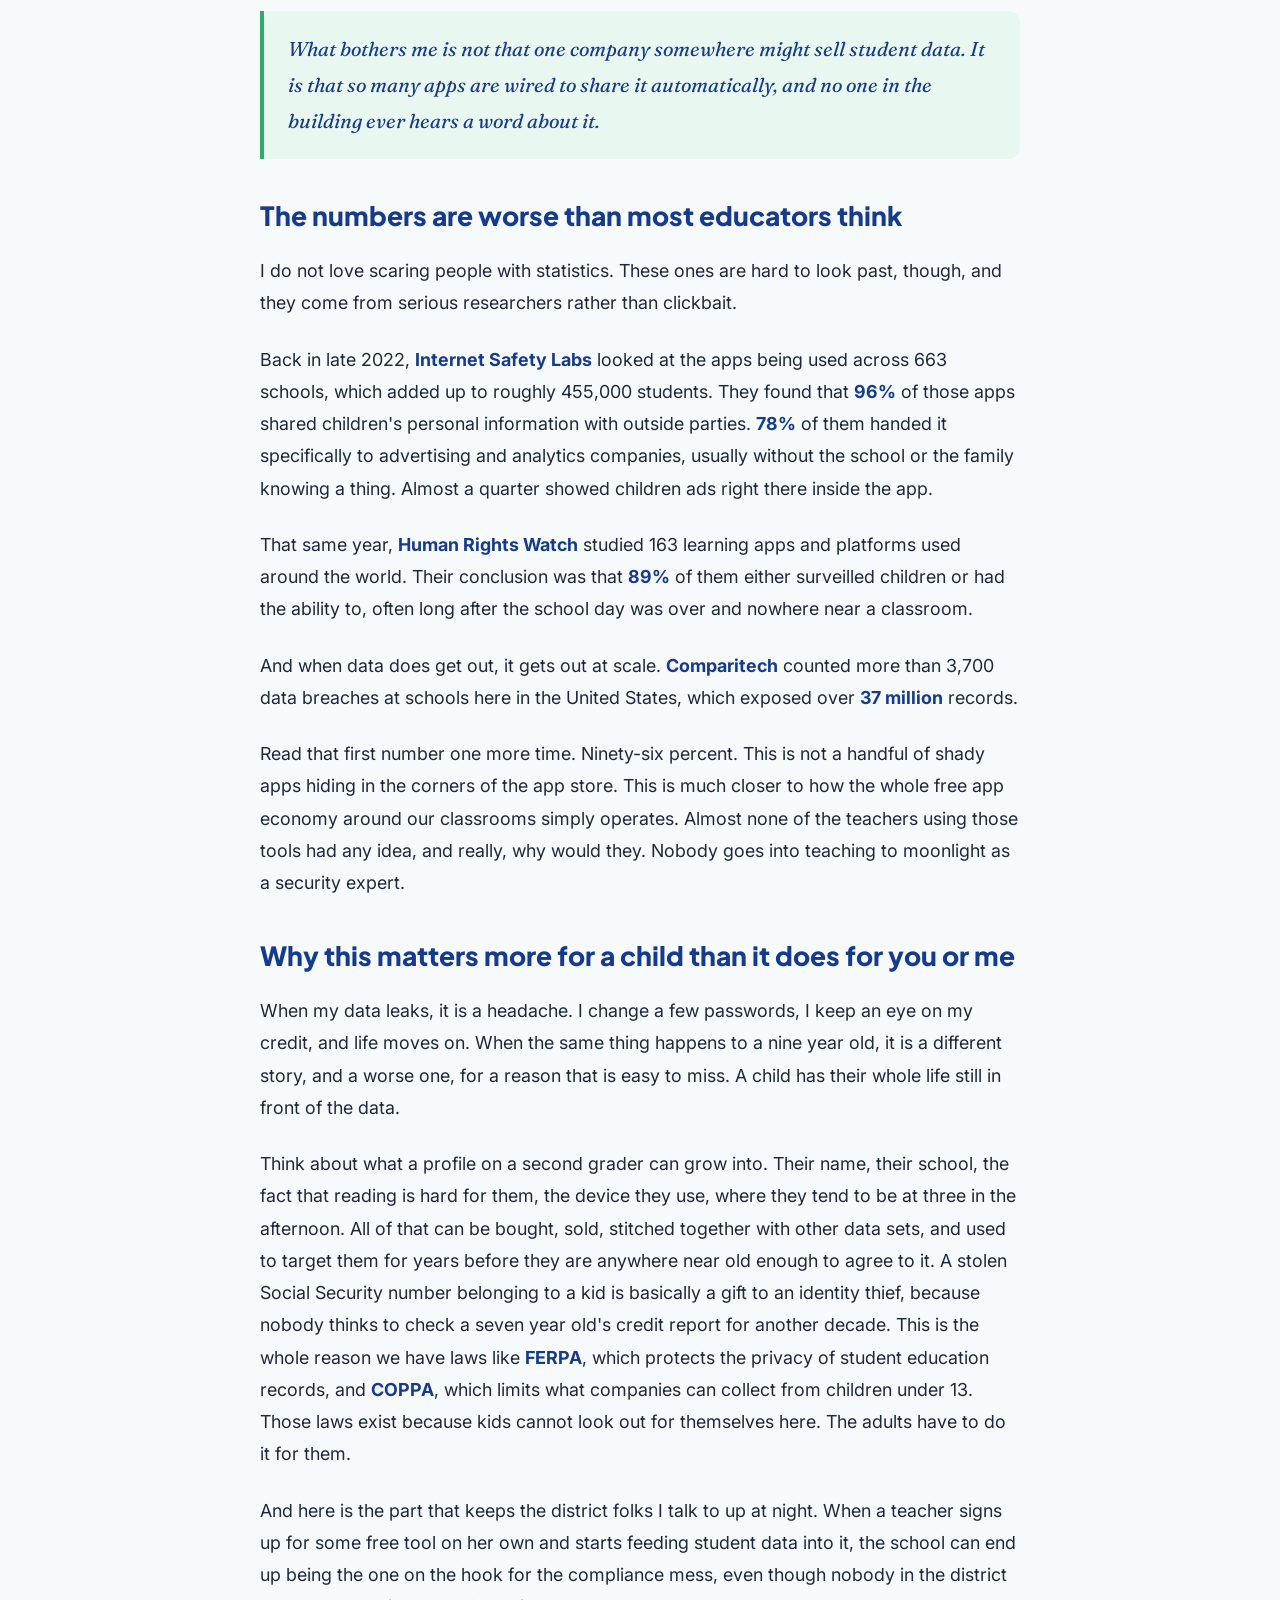
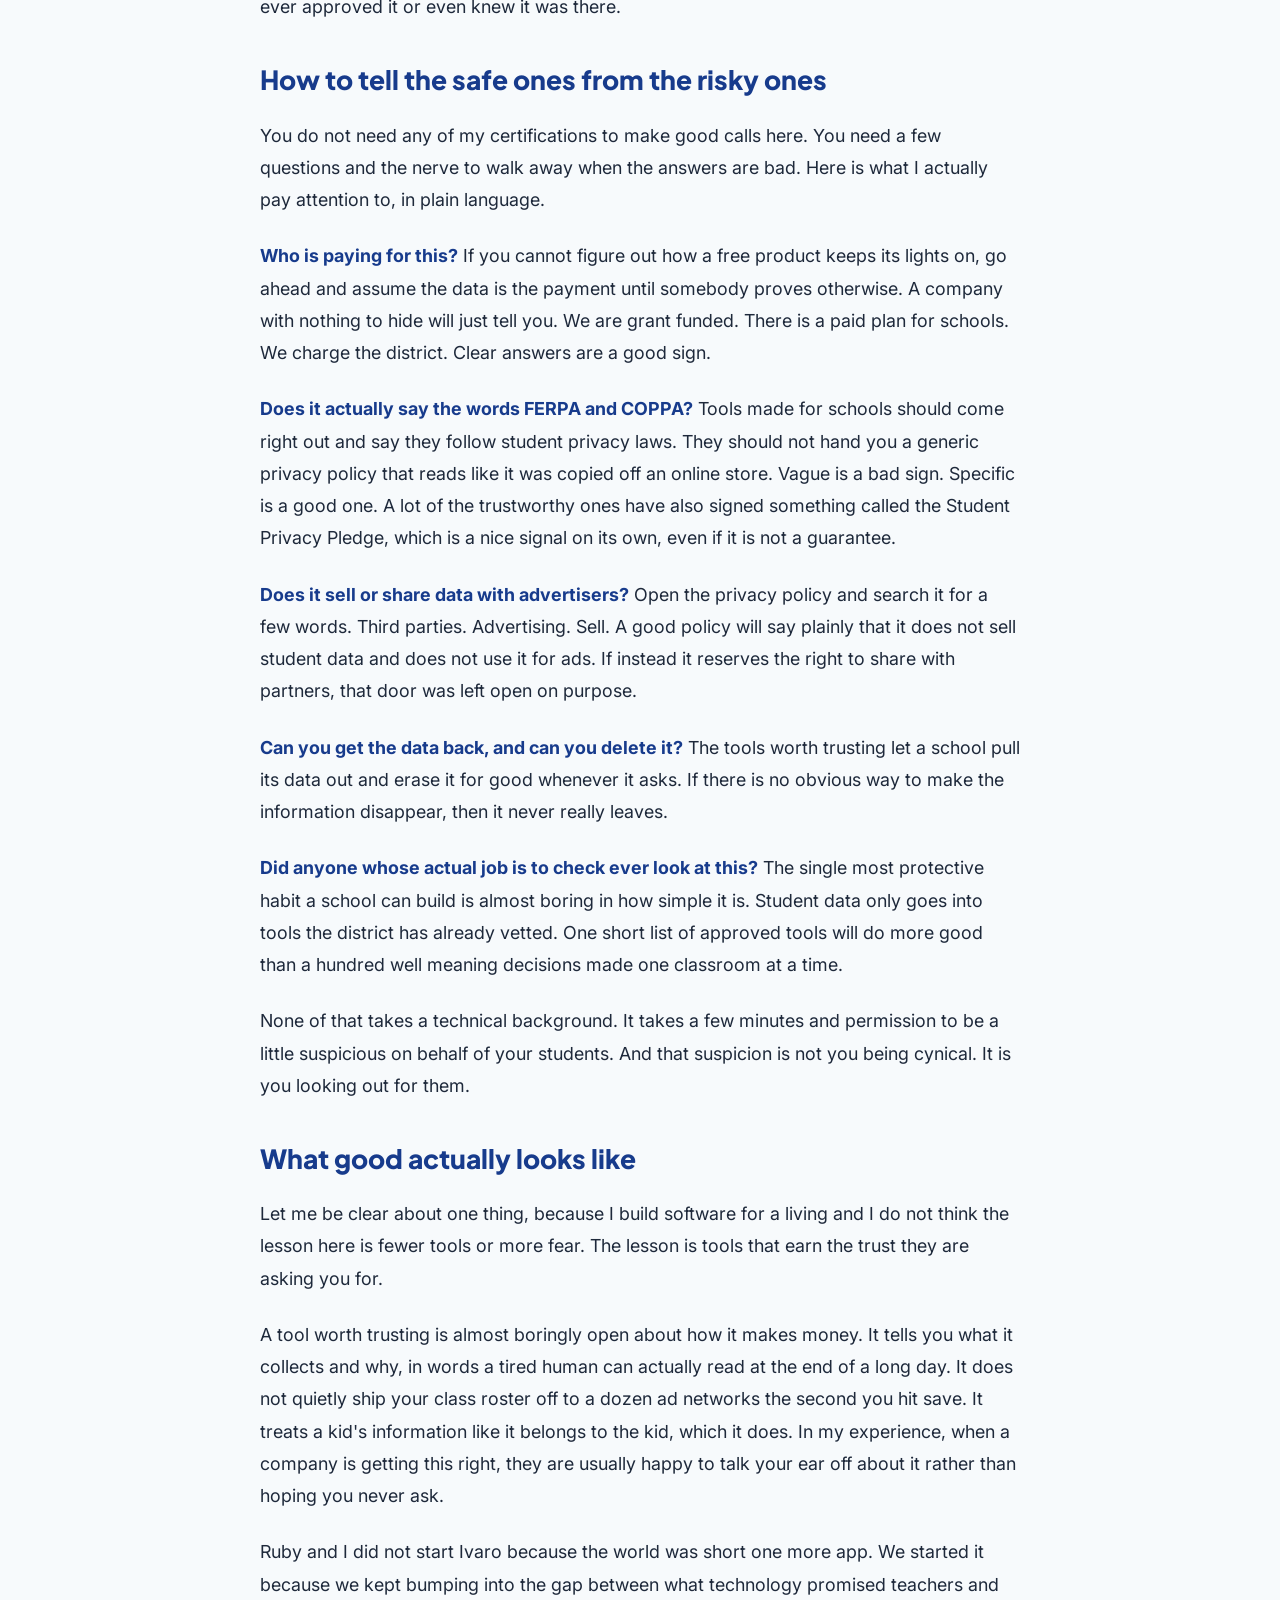
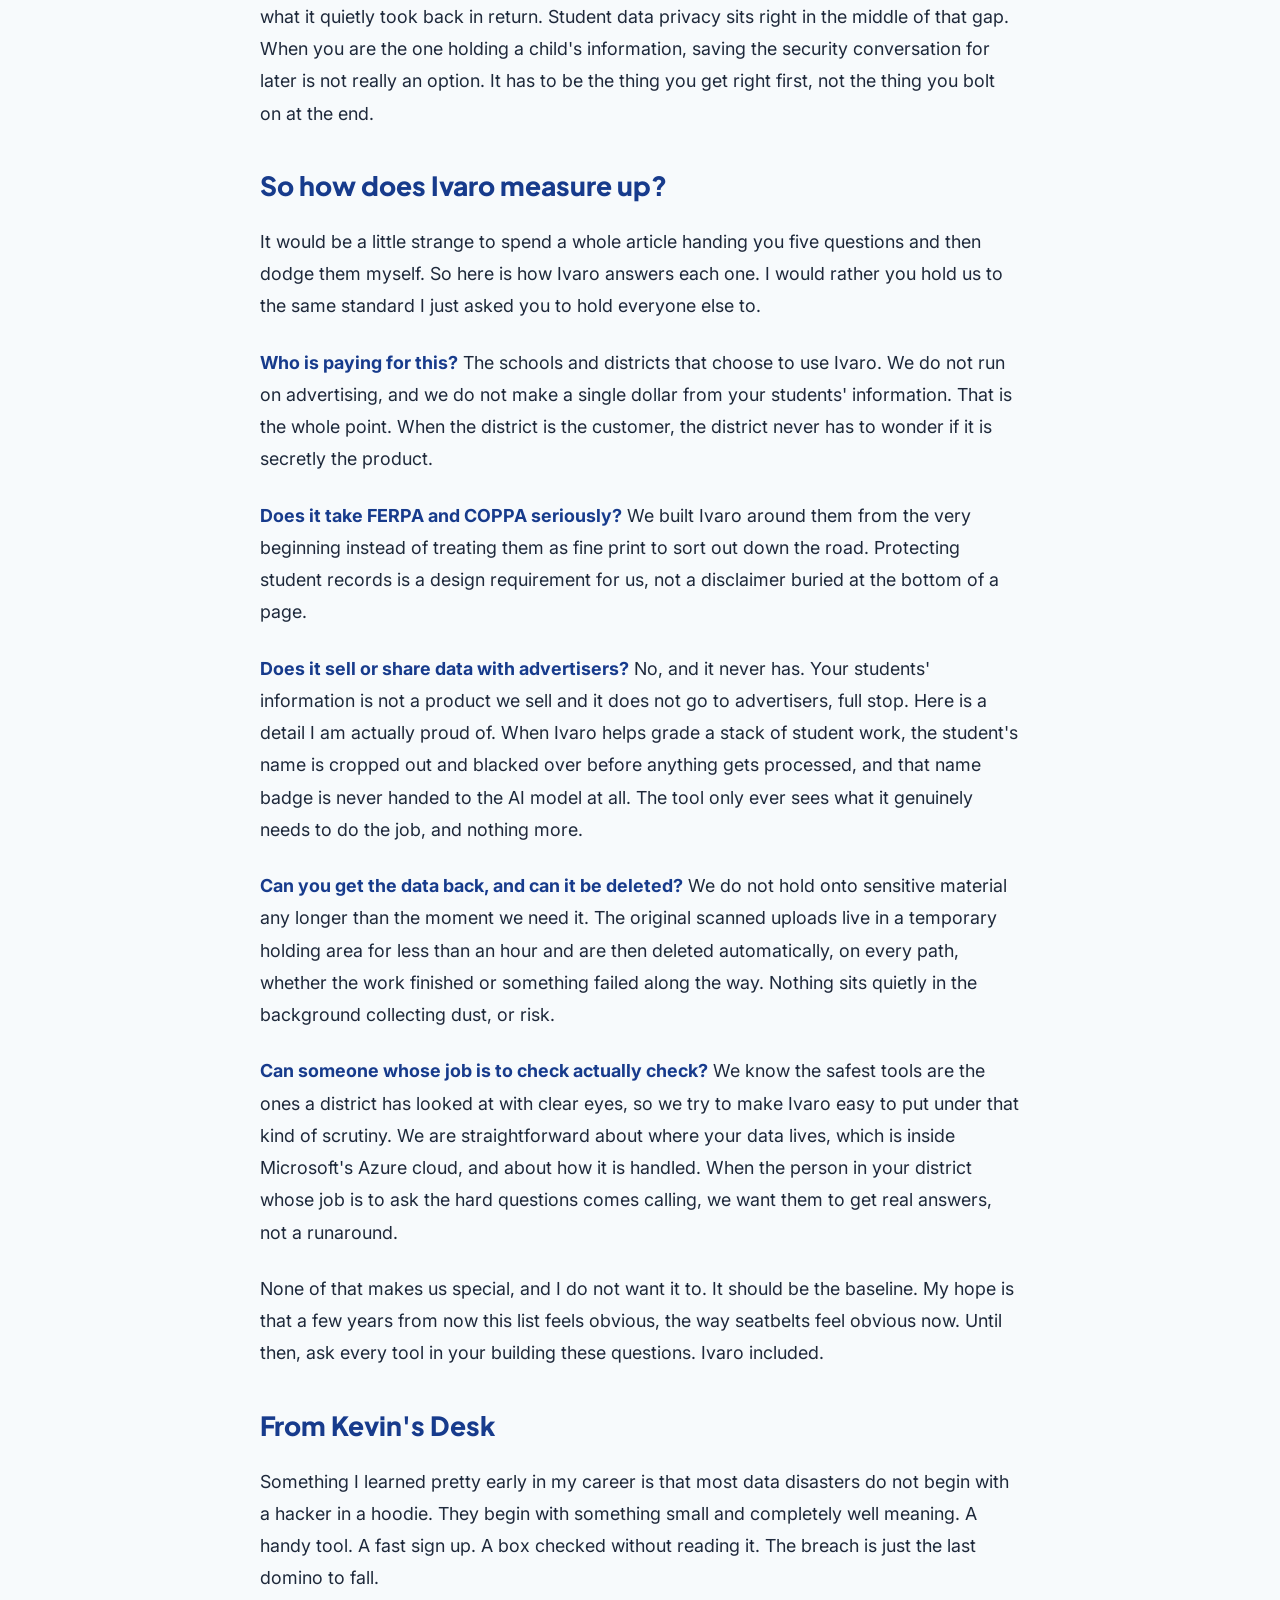
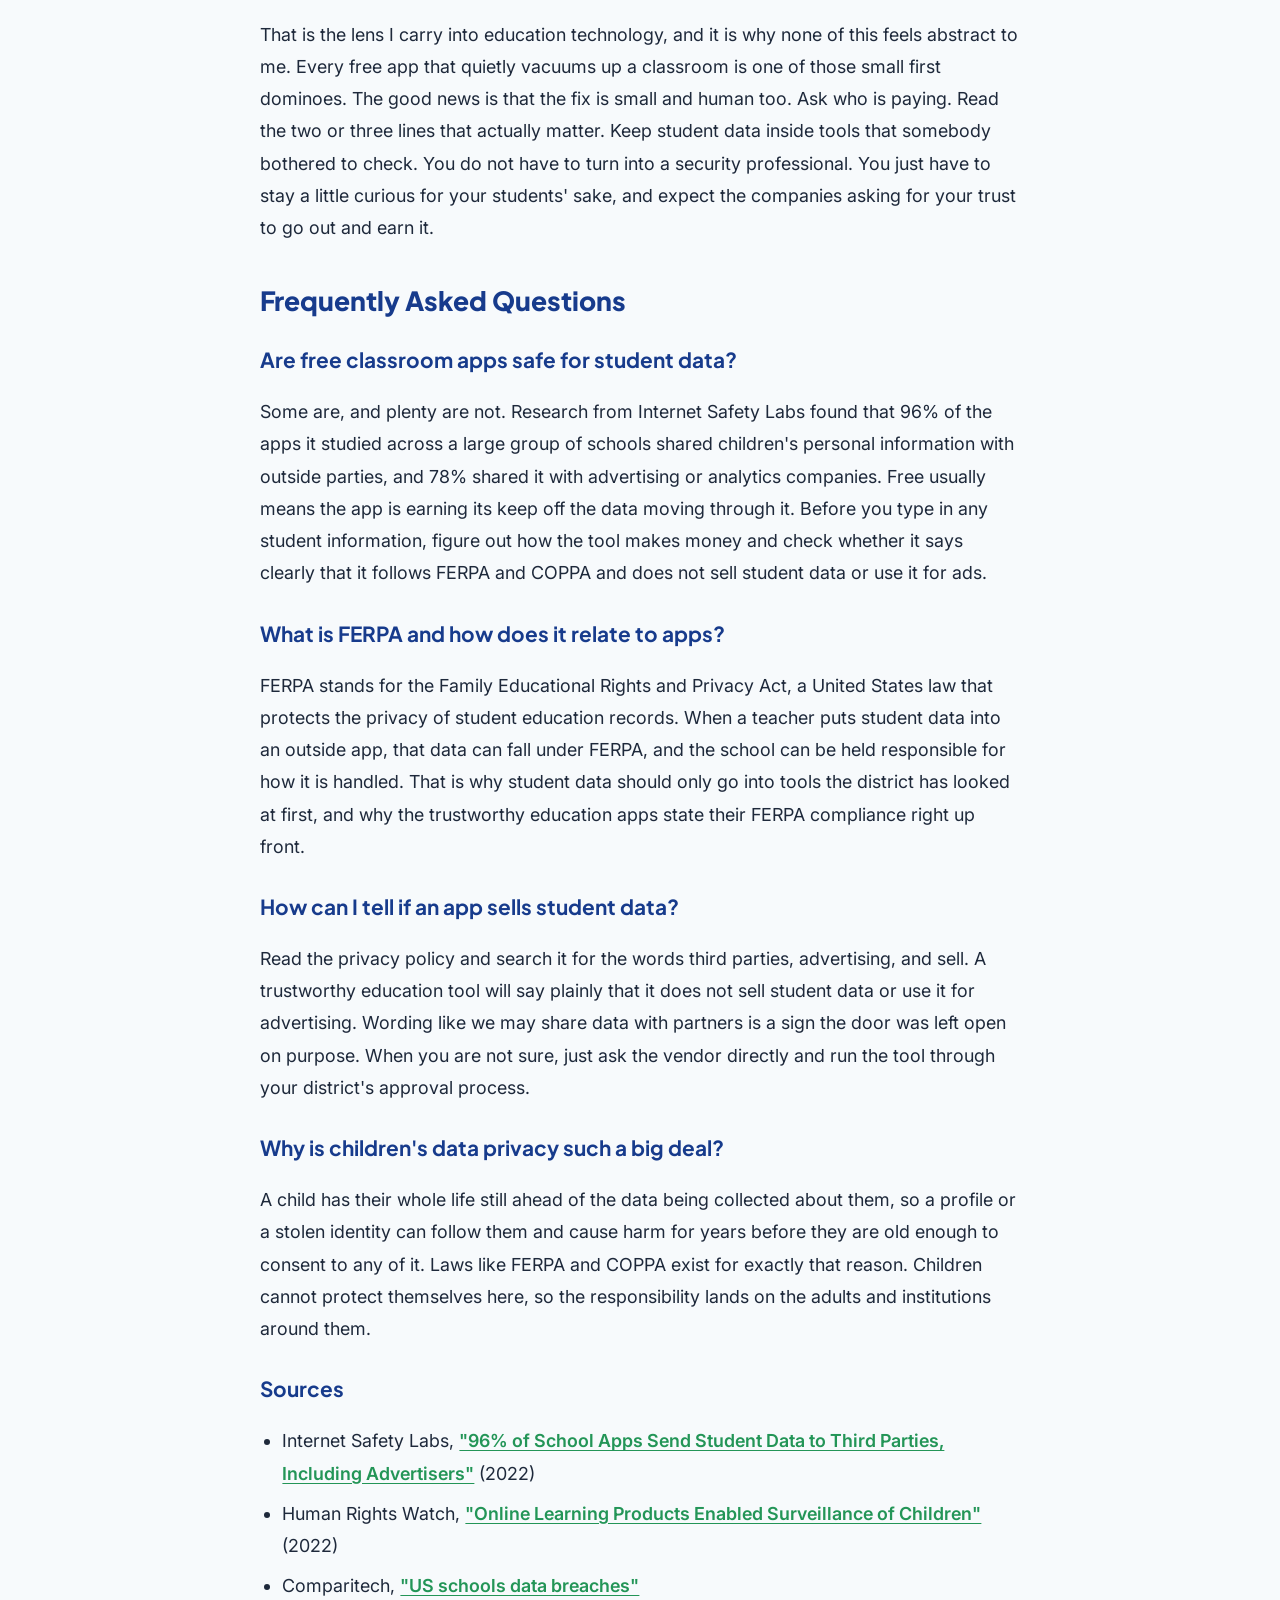
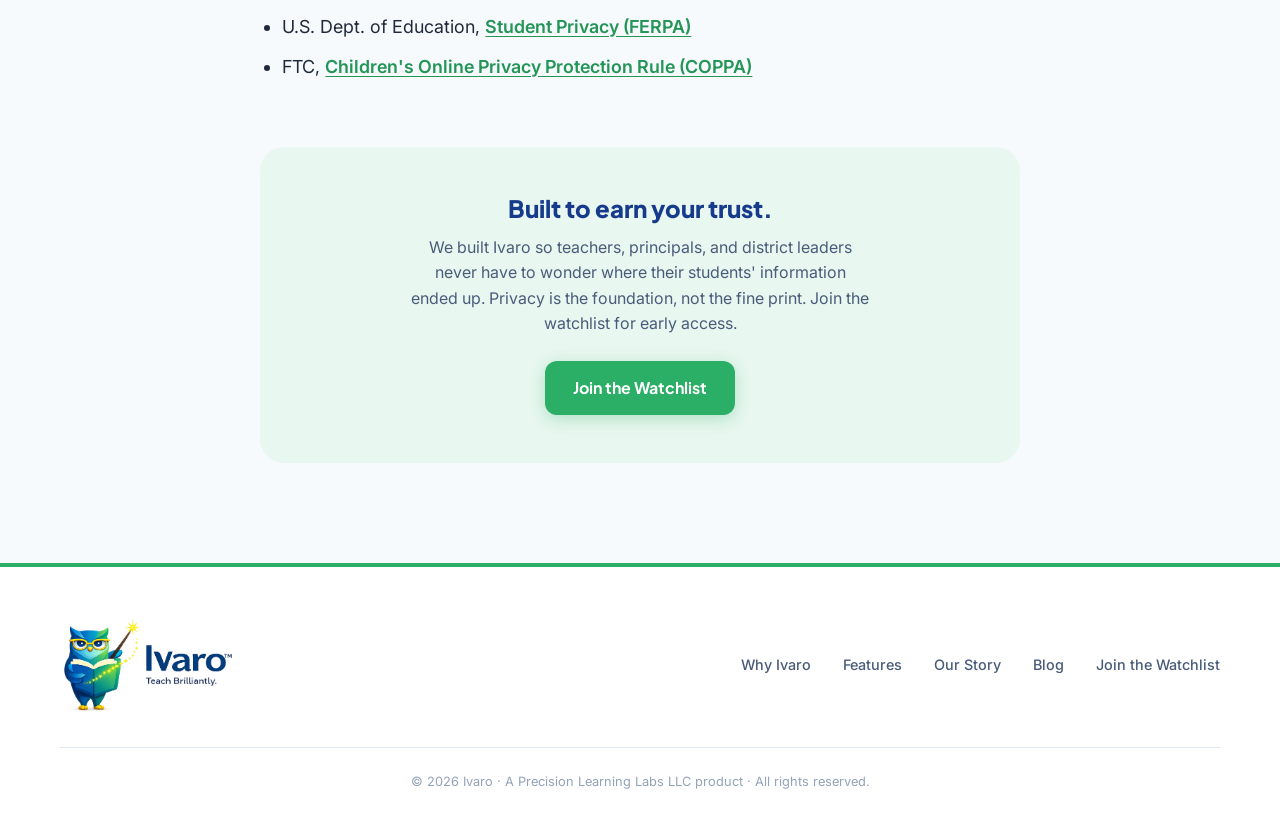
<file: is-that-free-app-safe.html>
<!DOCTYPE html>
<html lang="en">
<head>
  <meta charset="UTF-8" />
  <meta name="viewport" content="width=device-width, initial-scale=1.0" />

  <title>Is That Free Teaching App Actually Safe? A Guide to Student Data Privacy | Ivaro Blog</title>
  <meta name="description" content="Most free classroom apps make money from your students' data. Here is how to tell the safe ones from the risky ones, written for teachers, principals, and district staff by a CISSP and CIO." />
  <link rel="canonical" href="https://ivaro.ai/is-that-free-app-safe.html" />

  <meta name="robots" content="index, follow" />
  <link rel="icon" href="assets/ivaro-favicon.png" type="image/png" />
  <meta name="theme-color" content="#173B8C" />

  <!-- Open Graph -->
  <meta property="og:type" content="article" />
  <meta property="og:url" content="https://ivaro.ai/is-that-free-app-safe.html" />
  <meta property="og:title" content="Is That Free Teaching App Actually Safe? A Guide to Student Data Privacy" />
  <meta property="og:description" content="Most free classroom apps make money from your students' data. Here is how to tell the safe ones from the risky ones, written for teachers, principals, and district staff." />
  <meta property="og:image" content="https://ivaro.ai/assets/og-image.png" />
  <meta property="og:image:secure_url" content="https://ivaro.ai/assets/og-image.png" />
  <meta property="og:image:type" content="image/png" />
  <meta property="og:image:width" content="1200" />
  <meta property="og:image:height" content="630" />
  <meta property="og:site_name" content="Ivaro" />

  <!-- Twitter Card -->
  <meta name="twitter:card" content="summary_large_image" />
  <meta name="twitter:title" content="Is That Free Teaching App Actually Safe? A Guide to Student Data Privacy" />
  <meta name="twitter:description" content="Most free classroom apps make money from your students' data. Here is how to tell the safe ones from the risky ones, written for teachers, principals, and district staff." />
  <meta name="twitter:image" content="https://ivaro.ai/assets/og-image.png" />

  <link rel="preconnect" href="https://fonts.googleapis.com">
  <link rel="preconnect" href="https://fonts.gstatic.com" crossorigin>
  <link href="https://fonts.googleapis.com/css2?family=Inter:wght@400;500;600;700&family=Plus+Jakarta+Sans:wght@600;700;800&family=Fraunces:ital,wght@0,600;1,500;1,600&display=swap" rel="stylesheet">
  <link rel="stylesheet" href="styles.css" />
</head>
<body>

  <!-- NAVBAR -->
  <header class="navbar" id="navbar">
    <div class="nav-inner container">
      <a class="brand" href="index.html" aria-label="Ivaro home">
        <img src="assets/ivaro-logo.png" alt="Ivaro logo" />
      </a>
      <nav class="desktop-nav" aria-label="Main navigation">
        <a href="index.html#why-ivaro">Why Ivaro</a>
        <a href="index.html#features">Features</a>
        <a href="about.html">Our Story</a>
        <a href="blog.html" class="nav-current" aria-current="page">Blog</a>
      </nav>
      <a class="nav-cta" href="index.html#watchlist">Join the Watchlist</a>
      <button class="menu-toggle" id="menuToggle" aria-label="Open menu" aria-expanded="false">
        <span></span><span></span><span></span>
      </button>
    </div>
  </header>

  <div class="mobile-menu" id="mobileMenu">
    <a href="index.html#why-ivaro">Why Ivaro</a>
    <a href="index.html#features">Features</a>
    <a href="about.html">Our Story</a>
    <a href="blog.html">Blog</a>
    <a class="mobile-cta" href="index.html#watchlist">Join the Watchlist</a>
  </div>

  <main>
    <article class="article-wrap">

      <!-- ARTICLE HEADER -->
      <header class="article-header container-narrow">
        <a class="back-link" href="blog.html">← Back to blog</a>
        <span class="post-tag post-tag-inline">Security &amp; Student Privacy</span>
        <h1>Is That Free Teaching App Actually Safe? A Guide to Student Data Privacy</h1>
        <p class="article-standfirst">Free almost never means free. When an app does not charge you money, there is a good chance it is getting paid some other way, and that other way is often your students' data.</p>
        <div class="article-byline">
          <span>By Kevin Smith · Co-Founder, Ivaro · CISSP, MBA · 20+ years in IT, Cybersecurity &amp; AI</span>
          <span class="post-meta-dot">·</span>
          <span>July 17, 2026</span>
          <span class="post-meta-dot">·</span>
          <span>8 min read</span>
        </div>
      </header>

      <!-- ARTICLE BODY -->
      <div class="article-body container-narrow">

        <p>A teacher I know found a fun little app that turned spelling lists into a game. It was free. Signing up took about thirty seconds. She typed in her class list, the first names, the last initials, the reading group each kid was in, clicked the box that said I Agree, and got on with her afternoon. Nothing about that is wrong. It is what any of us would have done. It is also what happens in a few hundred thousand classrooms every single week.</p>

        <p>I have spent more than twenty years working in IT and cybersecurity, so I will admit the first thing that went through my head when I heard that story had nothing to do with spelling. It was more like, I wonder where that class list just went. A lot of my career has been spent on the other side of the glass, and I have a pretty good sense of what tends to happen after someone clicks I Agree. Most of the time it is not sinister. It is just a business model doing what it was built to do. The catch is that the business is sometimes the kids themselves.</p>

        <p>I am not writing this to make anyone paranoid, and I am definitely not writing it to talk you out of using technology. Good tools are worth every minute they hand back to you. I just want to walk through one question that every teacher, principal, and district leader ought to be able to answer before a child's name gets typed into anything. Is this actually safe?</p>

        <h2>The quiet math of "free"</h2>
        <p>Software is expensive to build. Servers, engineers, support, security, none of that is free to the company that is handing you a free app. So whenever I see something with no price on it, I find myself asking the oldest question in my line of work. Then how does this thing pay for itself?</p>
        <p>Sometimes the answer is perfectly reasonable. Maybe the company raised money, or the free version exists to sell you the paid one down the road. But sometimes the answer is the one nobody wants to say out loud. The product is not the app. The product is the data flowing through it. Names, grade levels, device information, location, browsing habits, which kids are falling behind. Stack all of that up and you have a profile. And profiles of children happen to be worth quite a bit, mostly because they are supposed to be nobody's business.</p>

        <blockquote>What bothers me is not that one company somewhere might sell student data. It is that so many apps are wired to share it automatically, and no one in the building ever hears a word about it.</blockquote>

        <h2>The numbers are worse than most educators think</h2>
        <p>I do not love scaring people with statistics. These ones are hard to look past, though, and they come from serious researchers rather than clickbait.</p>
        <p>Back in late 2022, <strong>Internet Safety Labs</strong> looked at the apps being used across 663 schools, which added up to roughly 455,000 students. They found that <strong>96%</strong> of those apps shared children's personal information with outside parties. <strong>78%</strong> of them handed it specifically to advertising and analytics companies, usually without the school or the family knowing a thing. Almost a quarter showed children ads right there inside the app.</p>
        <p>That same year, <strong>Human Rights Watch</strong> studied 163 learning apps and platforms used around the world. Their conclusion was that <strong>89%</strong> of them either surveilled children or had the ability to, often long after the school day was over and nowhere near a classroom.</p>
        <p>And when data does get out, it gets out at scale. <strong>Comparitech</strong> counted more than 3,700 data breaches at schools here in the United States, which exposed over <strong>37 million</strong> records.</p>
        <p>Read that first number one more time. Ninety-six percent. This is not a handful of shady apps hiding in the corners of the app store. This is much closer to how the whole free app economy around our classrooms simply operates. Almost none of the teachers using those tools had any idea, and really, why would they. Nobody goes into teaching to moonlight as a security expert.</p>

        <h2>Why this matters more for a child than it does for you or me</h2>
        <p>When my data leaks, it is a headache. I change a few passwords, I keep an eye on my credit, and life moves on. When the same thing happens to a nine year old, it is a different story, and a worse one, for a reason that is easy to miss. A child has their whole life still in front of the data.</p>
        <p>Think about what a profile on a second grader can grow into. Their name, their school, the fact that reading is hard for them, the device they use, where they tend to be at three in the afternoon. All of that can be bought, sold, stitched together with other data sets, and used to target them for years before they are anywhere near old enough to agree to it. A stolen Social Security number belonging to a kid is basically a gift to an identity thief, because nobody thinks to check a seven year old's credit report for another decade. This is the whole reason we have laws like <strong>FERPA</strong>, which protects the privacy of student education records, and <strong>COPPA</strong>, which limits what companies can collect from children under 13. Those laws exist because kids cannot look out for themselves here. The adults have to do it for them.</p>
        <p>And here is the part that keeps the district folks I talk to up at night. When a teacher signs up for some free tool on her own and starts feeding student data into it, the school can end up being the one on the hook for the compliance mess, even though nobody in the district ever approved it or even knew it was there.</p>

        <h2>How to tell the safe ones from the risky ones</h2>
        <p>You do not need any of my certifications to make good calls here. You need a few questions and the nerve to walk away when the answers are bad. Here is what I actually pay attention to, in plain language.</p>
        <p><strong>Who is paying for this?</strong> If you cannot figure out how a free product keeps its lights on, go ahead and assume the data is the payment until somebody proves otherwise. A company with nothing to hide will just tell you. We are grant funded. There is a paid plan for schools. We charge the district. Clear answers are a good sign.</p>
        <p><strong>Does it actually say the words FERPA and COPPA?</strong> Tools made for schools should come right out and say they follow student privacy laws. They should not hand you a generic privacy policy that reads like it was copied off an online store. Vague is a bad sign. Specific is a good one. A lot of the trustworthy ones have also signed something called the Student Privacy Pledge, which is a nice signal on its own, even if it is not a guarantee.</p>
        <p><strong>Does it sell or share data with advertisers?</strong> Open the privacy policy and search it for a few words. Third parties. Advertising. Sell. A good policy will say plainly that it does not sell student data and does not use it for ads. If instead it reserves the right to share with partners, that door was left open on purpose.</p>
        <p><strong>Can you get the data back, and can you delete it?</strong> The tools worth trusting let a school pull its data out and erase it for good whenever it asks. If there is no obvious way to make the information disappear, then it never really leaves.</p>
        <p><strong>Did anyone whose actual job is to check ever look at this?</strong> The single most protective habit a school can build is almost boring in how simple it is. Student data only goes into tools the district has already vetted. One short list of approved tools will do more good than a hundred well meaning decisions made one classroom at a time.</p>
        <p>None of that takes a technical background. It takes a few minutes and permission to be a little suspicious on behalf of your students. And that suspicion is not you being cynical. It is you looking out for them.</p>

        <h2>What good actually looks like</h2>
        <p>Let me be clear about one thing, because I build software for a living and I do not think the lesson here is fewer tools or more fear. The lesson is tools that earn the trust they are asking you for.</p>
        <p>A tool worth trusting is almost boringly open about how it makes money. It tells you what it collects and why, in words a tired human can actually read at the end of a long day. It does not quietly ship your class roster off to a dozen ad networks the second you hit save. It treats a kid's information like it belongs to the kid, which it does. In my experience, when a company is getting this right, they are usually happy to talk your ear off about it rather than hoping you never ask.</p>
        <p>Ruby and I did not start Ivaro because the world was short one more app. We started it because we kept bumping into the gap between what technology promised teachers and what it quietly took back in return. Student data privacy sits right in the middle of that gap. When you are the one holding a child's information, saving the security conversation for later is not really an option. It has to be the thing you get right first, not the thing you bolt on at the end.</p>

        <h2>So how does Ivaro measure up?</h2>
        <p>It would be a little strange to spend a whole article handing you five questions and then dodge them myself. So here is how Ivaro answers each one. I would rather you hold us to the same standard I just asked you to hold everyone else to.</p>
        <p><strong>Who is paying for this?</strong> The schools and districts that choose to use Ivaro. We do not run on advertising, and we do not make a single dollar from your students' information. That is the whole point. When the district is the customer, the district never has to wonder if it is secretly the product.</p>
        <p><strong>Does it take FERPA and COPPA seriously?</strong> We built Ivaro around them from the very beginning instead of treating them as fine print to sort out down the road. Protecting student records is a design requirement for us, not a disclaimer buried at the bottom of a page.</p>
        <p><strong>Does it sell or share data with advertisers?</strong> No, and it never has. Your students' information is not a product we sell and it does not go to advertisers, full stop. Here is a detail I am actually proud of. When Ivaro helps grade a stack of student work, the student's name is cropped out and blacked over before anything gets processed, and that name badge is never handed to the AI model at all. The tool only ever sees what it genuinely needs to do the job, and nothing more.</p>
        <p><strong>Can you get the data back, and can it be deleted?</strong> We do not hold onto sensitive material any longer than the moment we need it. The original scanned uploads live in a temporary holding area for less than an hour and are then deleted automatically, on every path, whether the work finished or something failed along the way. Nothing sits quietly in the background collecting dust, or risk.</p>
        <p><strong>Can someone whose job is to check actually check?</strong> We know the safest tools are the ones a district has looked at with clear eyes, so we try to make Ivaro easy to put under that kind of scrutiny. We are straightforward about where your data lives, which is inside Microsoft's Azure cloud, and about how it is handled. When the person in your district whose job is to ask the hard questions comes calling, we want them to get real answers, not a runaround.</p>
        <p>None of that makes us special, and I do not want it to. It should be the baseline. My hope is that a few years from now this list feels obvious, the way seatbelts feel obvious now. Until then, ask every tool in your building these questions. Ivaro included.</p>

        <h2>From Kevin's Desk</h2>
        <p>Something I learned pretty early in my career is that most data disasters do not begin with a hacker in a hoodie. They begin with something small and completely well meaning. A handy tool. A fast sign up. A box checked without reading it. The breach is just the last domino to fall.</p>
        <p>That is the lens I carry into education technology, and it is why none of this feels abstract to me. Every free app that quietly vacuums up a classroom is one of those small first dominoes. The good news is that the fix is small and human too. Ask who is paying. Read the two or three lines that actually matter. Keep student data inside tools that somebody bothered to check. You do not have to turn into a security professional. You just have to stay a little curious for your students' sake, and expect the companies asking for your trust to go out and earn it.</p>

        <h2>Frequently Asked Questions</h2>
        <h3>Are free classroom apps safe for student data?</h3>
        <p>Some are, and plenty are not. Research from Internet Safety Labs found that 96% of the apps it studied across a large group of schools shared children's personal information with outside parties, and 78% shared it with advertising or analytics companies. Free usually means the app is earning its keep off the data moving through it. Before you type in any student information, figure out how the tool makes money and check whether it says clearly that it follows FERPA and COPPA and does not sell student data or use it for ads.</p>
        <h3>What is FERPA and how does it relate to apps?</h3>
        <p>FERPA stands for the Family Educational Rights and Privacy Act, a United States law that protects the privacy of student education records. When a teacher puts student data into an outside app, that data can fall under FERPA, and the school can be held responsible for how it is handled. That is why student data should only go into tools the district has looked at first, and why the trustworthy education apps state their FERPA compliance right up front.</p>
        <h3>How can I tell if an app sells student data?</h3>
        <p>Read the privacy policy and search it for the words third parties, advertising, and sell. A trustworthy education tool will say plainly that it does not sell student data or use it for advertising. Wording like we may share data with partners is a sign the door was left open on purpose. When you are not sure, just ask the vendor directly and run the tool through your district's approval process.</p>
        <h3>Why is children's data privacy such a big deal?</h3>
        <p>A child has their whole life still ahead of the data being collected about them, so a profile or a stolen identity can follow them and cause harm for years before they are old enough to consent to any of it. Laws like FERPA and COPPA exist for exactly that reason. Children cannot protect themselves here, so the responsibility lands on the adults and institutions around them.</p>

        <h3>Sources</h3>
        <ul>
          <li>Internet Safety Labs, <a href="https://internetsafetylabs.org/blog/news-press/isl-research-reveals-96-of-school-apps-send-student-data-to-third-parties/" target="_blank" rel="noopener">"96% of School Apps Send Student Data to Third Parties, Including Advertisers"</a> (2022)</li>
          <li>Human Rights Watch, <a href="https://www.hrw.org/news/2022/07/12/online-learning-products-enabled-surveillance-children" target="_blank" rel="noopener">"Online Learning Products Enabled Surveillance of Children"</a> (2022)</li>
          <li>Comparitech, <a href="https://www.comparitech.com/blog/vpn-privacy/us-schools-data-breaches/" target="_blank" rel="noopener">"US schools data breaches"</a></li>
          <li>U.S. Dept. of Education, <a href="https://studentprivacy.ed.gov/" target="_blank" rel="noopener">Student Privacy (FERPA)</a></li>
          <li>FTC, <a href="https://www.ftc.gov/legal-library/browse/rules/childrens-online-privacy-protection-rule-coppa" target="_blank" rel="noopener">Children's Online Privacy Protection Rule (COPPA)</a></li>
        </ul>
      </div>

      <!-- ARTICLE CTA -->
      <div class="article-cta container-narrow">
        <h3>Built to earn your trust.</h3>
        <p>We built Ivaro so teachers, principals, and district leaders never have to wonder where their students' information ended up. Privacy is the foundation, not the fine print. Join the watchlist for early access.</p>
        <a class="btn btn-primary" href="index.html#watchlist">Join the Watchlist</a>
      </div>

    </article>
  </main>

  <!-- FOOTER -->
  <footer class="footer">
    <div class="container footer-main">
      <a class="footer-logo-link" href="index.html">
        <img src="assets/ivaro-logo.png" alt="Ivaro Teach Brilliantly" class="footer-full-logo" />
      </a>
      <nav class="footer-links">
        <a href="index.html#why-ivaro">Why Ivaro</a>
        <a href="index.html#features">Features</a>
        <a href="about.html">Our Story</a>
        <a href="blog.html">Blog</a>
        <a href="index.html#watchlist">Join the Watchlist</a>
      </nav>
    </div>
    <div class="container footer-copy">
      <p>© <span id="year"></span> Ivaro · A Precision Learning Labs LLC product · All rights reserved.</p>
    </div>
  </footer>

  <script src="script.js"></script>
</body>
</html>
</file>
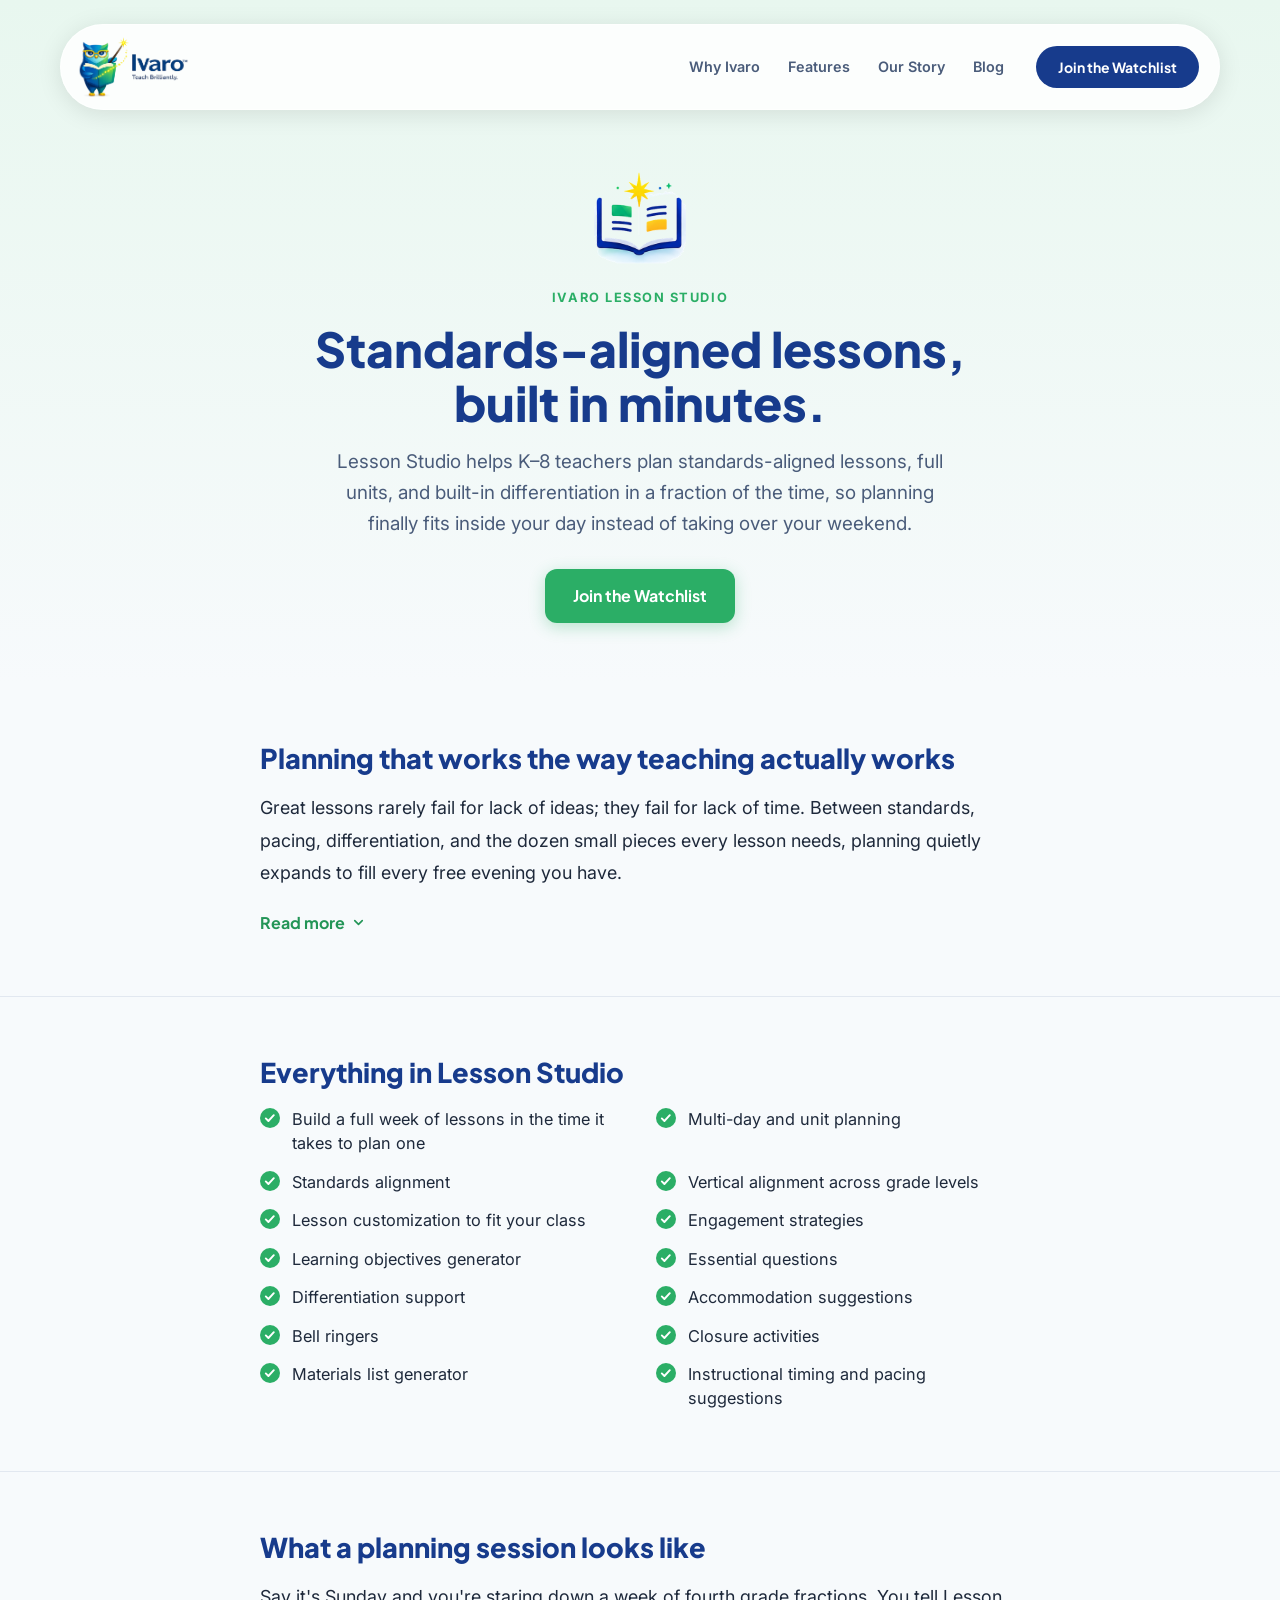
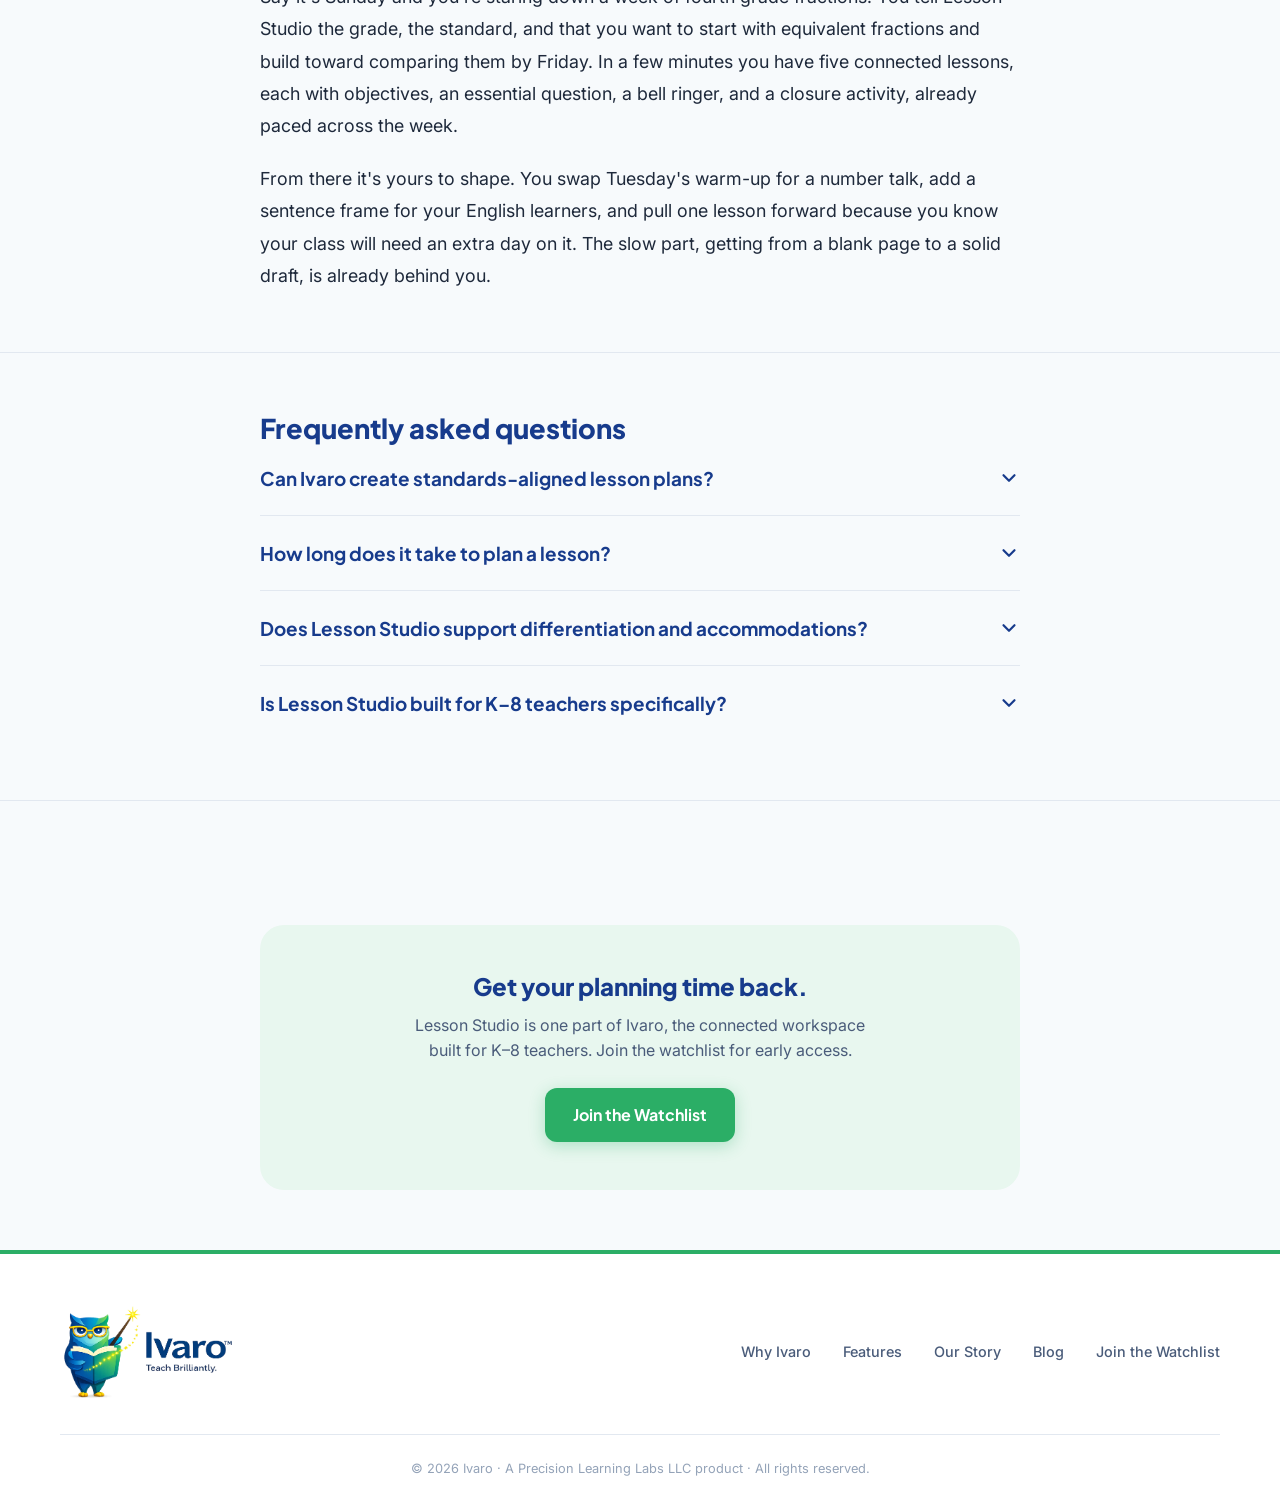
<file: lesson-studio.html>
<!DOCTYPE html>
<html lang="en">
<head>
  <meta charset="UTF-8" />
  <meta name="viewport" content="width=device-width, initial-scale=1.0" />

  <title>Lesson Plan Generator for K–8 Teachers | Ivaro Lesson Studio</title>
  <meta name="description" content="Ivaro Lesson Studio helps K–8 teachers build standards-aligned lessons and full units in minutes, with differentiation, accommodations, and pacing built in." />
  <link rel="canonical" href="https://ivaro.ai/lesson-studio.html" />

  <meta name="robots" content="index, follow" />
  <link rel="icon" href="assets/ivaro-favicon.png" type="image/png" />
  <meta name="theme-color" content="#173B8C" />

  <!-- Open Graph -->
  <meta property="og:type" content="website" />
  <meta property="og:url" content="https://ivaro.ai/lesson-studio.html" />
  <meta property="og:title" content="Lesson Plan Generator for K–8 Teachers | Ivaro Lesson Studio" />
  <meta property="og:description" content="Build standards-aligned lessons and full units in minutes, with differentiation and accommodations built in." />
  <meta property="og:image" content="https://ivaro.ai/assets/og-image.png" />
  <meta property="og:image:secure_url" content="https://ivaro.ai/assets/og-image.png" />
  <meta property="og:image:type" content="image/png" />
  <meta property="og:image:width" content="1200" />
  <meta property="og:image:height" content="630" />
  <meta property="og:site_name" content="Ivaro" />

  <!-- Twitter Card -->
  <meta name="twitter:card" content="summary_large_image" />
  <meta name="twitter:title" content="Lesson Plan Generator for K–8 Teachers | Ivaro Lesson Studio" />
  <meta name="twitter:description" content="Build standards-aligned lessons and full units in minutes, with differentiation and accommodations built in." />
  <meta name="twitter:image" content="https://ivaro.ai/assets/og-image.png" />

  <link rel="preconnect" href="https://fonts.googleapis.com">
  <link rel="preconnect" href="https://fonts.gstatic.com" crossorigin>
  <link href="https://fonts.googleapis.com/css2?family=Inter:wght@400;500;600;700&family=Plus+Jakarta+Sans:wght@600;700;800&family=Fraunces:ital,wght@0,600;1,500;1,600&display=swap" rel="stylesheet">
  <link rel="stylesheet" href="styles.css" />
</head>
<body>

  <!-- NAVBAR -->
  <header class="navbar" id="navbar">
    <div class="nav-inner container">
      <a class="brand" href="index.html" aria-label="Ivaro home">
        <img src="assets/ivaro-logo.png" alt="Ivaro logo" />
      </a>
      <nav class="desktop-nav" aria-label="Main navigation">
        <a href="index.html#why-ivaro">Why Ivaro</a>
        <a href="index.html#features">Features</a>
        <a href="about.html">Our Story</a>
        <a href="blog.html">Blog</a>
      </nav>
      <a class="nav-cta" href="index.html#watchlist">Join the Watchlist</a>
      <button class="menu-toggle" id="menuToggle" aria-label="Open menu" aria-expanded="false">
        <span></span><span></span><span></span>
      </button>
    </div>
  </header>

  <div class="mobile-menu" id="mobileMenu">
    <a href="index.html#why-ivaro">Why Ivaro</a>
    <a href="index.html#features">Features</a>
    <a href="about.html">Our Story</a>
    <a href="blog.html">Blog</a>
    <a class="mobile-cta" href="index.html#watchlist">Join the Watchlist</a>
  </div>

  <main>

    <!-- STUDIO HERO -->
    <section class="studio-hero">
      <div class="container">
        <img class="studio-icon" src="assets/studio-lesson.png" alt="Ivaro Lesson Studio" width="92" height="92" />
        <p class="eyebrow">Ivaro Lesson Studio</p>
        <h1>Standards-aligned lessons, built in minutes.</h1>
        <p class="studio-lead">Lesson Studio helps K–8 teachers plan standards-aligned lessons, full units, and built-in differentiation in a fraction of the time, so planning finally fits inside your day instead of taking over your weekend.</p>
        <div class="studio-hero-actions">
          <a class="btn btn-primary" href="index.html#watchlist">Join the Watchlist</a>
        </div>
      </div>
    </section>

    <!-- WHAT IT DOES -->
    <section class="studio-section">
      <div class="container-narrow studio-intro">
        <h2>Planning that works the way teaching actually works</h2>
        <p>Great lessons rarely fail for lack of ideas; they fail for lack of time. Between standards, pacing, differentiation, and the dozen small pieces every lesson needs, planning quietly expands to fill every free evening you have.</p>
        <details class="studio-readmore">
          <summary>Read more</summary>
          <p>Lesson Studio is built to give that time back. Tell it what you're teaching, whether a grade, a subject, a standard, or a unit, and it drafts a complete, standards-aligned lesson you can shape to your classroom: objectives, essential questions, engagement strategies, bell ringers, closure activities, and a materials list, all in one place. You stay in control of every decision; Lesson Studio just removes the slow, repetitive part of getting there.</p>
          <p>It's designed for K–8 teachers who want to plan a strong lesson in minutes, build out a full week or unit at once, and know that differentiation and accommodations are handled from the start, not bolted on later.</p>
        </details>
      </div>
    </section>

    <!-- EVERYTHING IN LESSON STUDIO -->
    <section class="studio-section">
      <div class="container-narrow">
        <h2>Everything in Lesson Studio</h2>
        <ul class="studio-features">
          <li>Build a full week of lessons in the time it takes to plan one</li>
          <li>Multi-day and unit planning</li>
          <li>Standards alignment</li>
          <li>Vertical alignment across grade levels</li>
          <li>Lesson customization to fit your class</li>
          <li>Engagement strategies</li>
          <li>Learning objectives generator</li>
          <li>Essential questions</li>
          <li>Differentiation support</li>
          <li>Accommodation suggestions</li>
          <li>Bell ringers</li>
          <li>Closure activities</li>
          <li>Materials list generator</li>
          <li>Instructional timing and pacing suggestions</li>
        </ul>
      </div>
    </section>

    <!-- IN PRACTICE -->
    <section class="studio-section">
      <div class="container-narrow studio-intro">
        <h2>What a planning session looks like</h2>
        <p>Say it's Sunday and you're staring down a week of fourth grade fractions. You tell Lesson Studio the grade, the standard, and that you want to start with equivalent fractions and build toward comparing them by Friday. In a few minutes you have five connected lessons, each with objectives, an essential question, a bell ringer, and a closure activity, already paced across the week.</p>
        <p>From there it's yours to shape. You swap Tuesday's warm-up for a number talk, add a sentence frame for your English learners, and pull one lesson forward because you know your class will need an extra day on it. The slow part, getting from a blank page to a solid draft, is already behind you.</p>
      </div>
    </section>

    <!-- FAQ -->
    <section class="studio-section">
      <div class="container-narrow">
        <h2>Frequently asked questions</h2>

        <details class="studio-faq-item">
          <summary>Can Ivaro create standards-aligned lesson plans?</summary>
          <p>Yes. Lesson Studio builds every lesson around the standards you're teaching, and can align vertically across grade levels so skills build on each other. You choose the grade, subject, and standards, and it drafts a complete, aligned lesson you can adjust.</p>
        </details>

        <details class="studio-faq-item">
          <summary>How long does it take to plan a lesson?</summary>
          <p>Most lessons come together in minutes rather than hours. You can draft a single lesson or build out an entire week or unit at once, then refine anything you'd like. The goal is to keep planning inside your workday instead of your evenings and weekends.</p>
        </details>

        <details class="studio-faq-item">
          <summary>Does Lesson Studio support differentiation and accommodations?</summary>
          <p>It does. Differentiation support and accommodation suggestions are built into the planning process, so lessons are ready for the range of learners in your room from the start, not something you have to layer on afterward.</p>
        </details>

        <details class="studio-faq-item">
          <summary>Is Lesson Studio built for K–8 teachers specifically?</summary>
          <p>Yes. Ivaro is designed by educators for K–8 classrooms, so the pacing, language, and lesson structures fit the realities of elementary and middle school teaching rather than a generic template.</p>
        </details>
      </div>
    </section>

    <!-- CTA -->
    <section class="studio-section">
      <div class="container-narrow">
        <div class="article-cta">
          <h3>Get your planning time back.</h3>
          <p>Lesson Studio is one part of Ivaro, the connected workspace built for K–8 teachers. Join the watchlist for early access.</p>
          <a class="btn btn-primary" href="index.html#watchlist">Join the Watchlist</a>
        </div>
      </div>
    </section>

  </main>

  <!-- FOOTER -->
  <footer class="footer">
    <div class="container footer-main">
      <a class="footer-logo-link" href="index.html">
        <img src="assets/ivaro-logo.png" alt="Ivaro Teach Brilliantly" class="footer-full-logo" />
      </a>
      <nav class="footer-links">
        <a href="index.html#why-ivaro">Why Ivaro</a>
        <a href="index.html#features">Features</a>
        <a href="about.html">Our Story</a>
        <a href="blog.html">Blog</a>
        <a href="index.html#watchlist">Join the Watchlist</a>
      </nav>
    </div>
    <div class="container footer-copy">
      <p>© <span id="year"></span> Ivaro · A Precision Learning Labs LLC product · All rights reserved.</p>
    </div>
  </footer>

  <script src="script.js"></script>
</body>
</html>
</file>
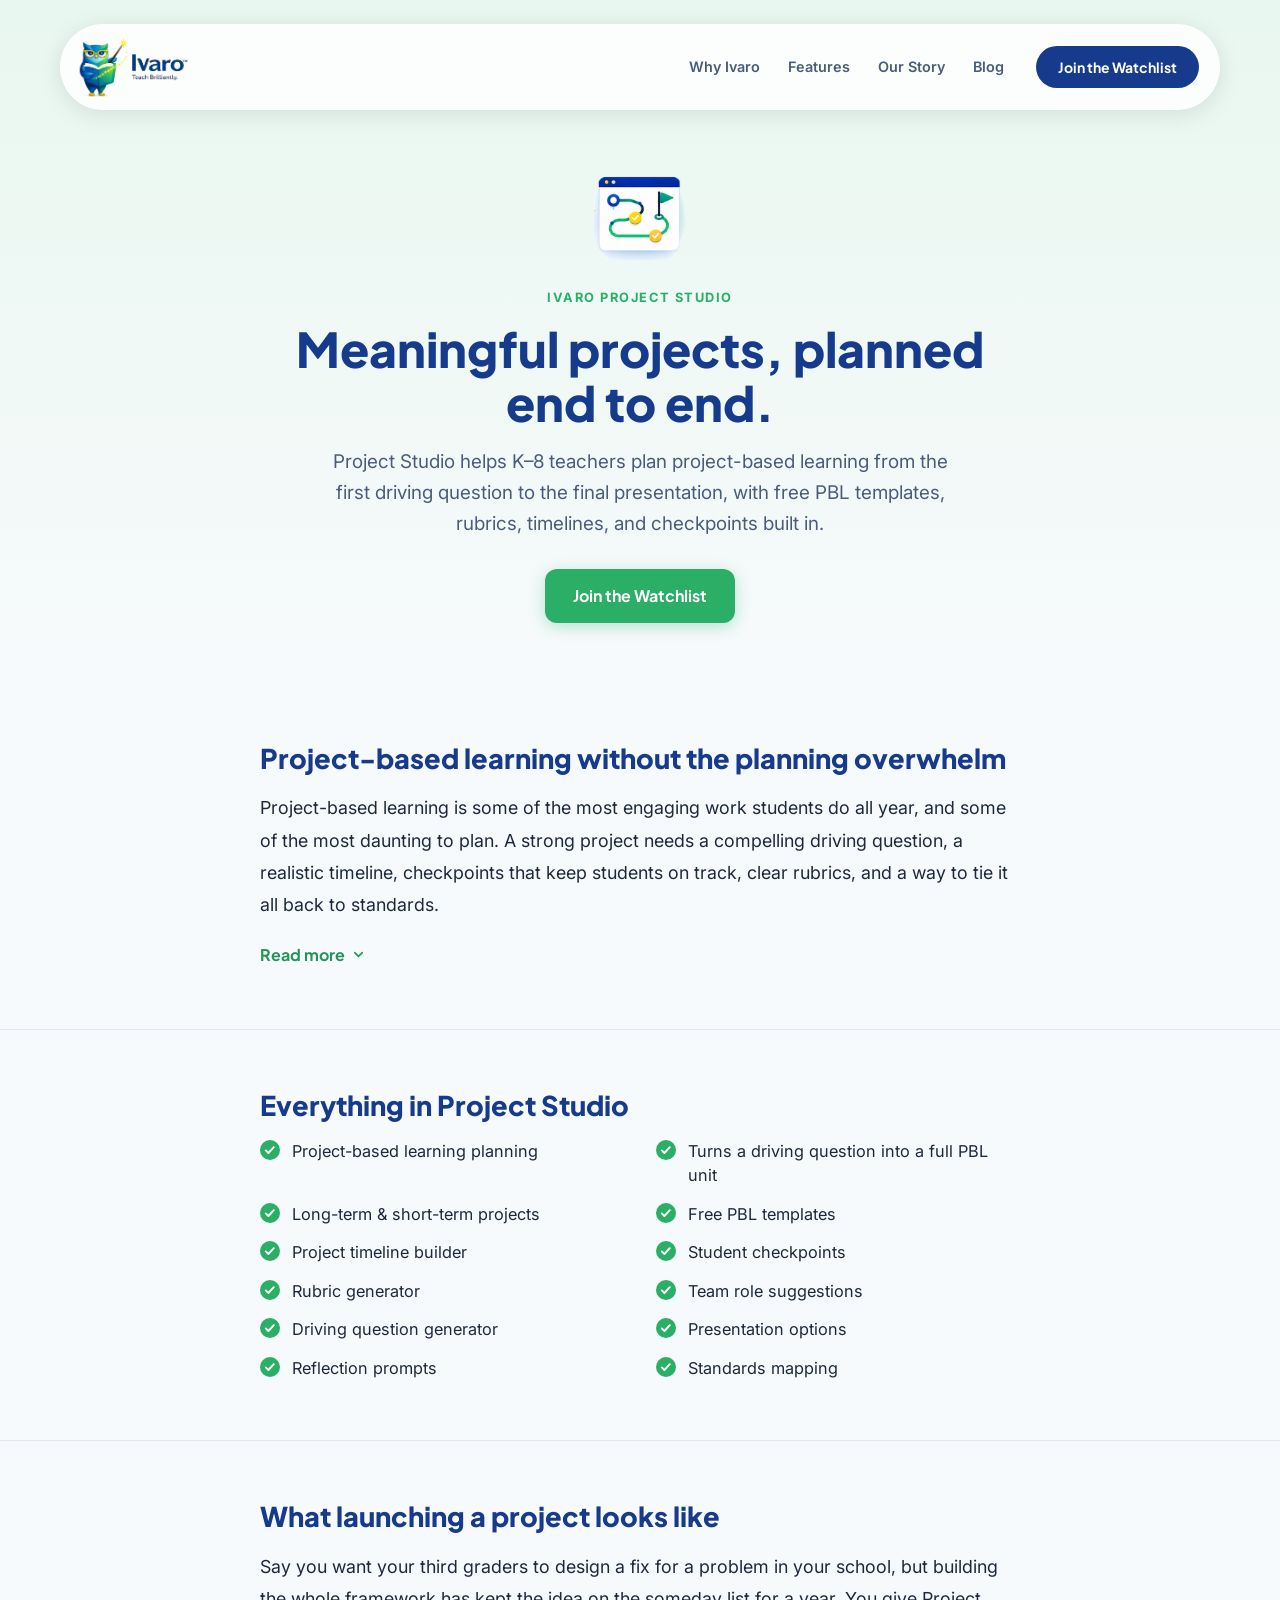
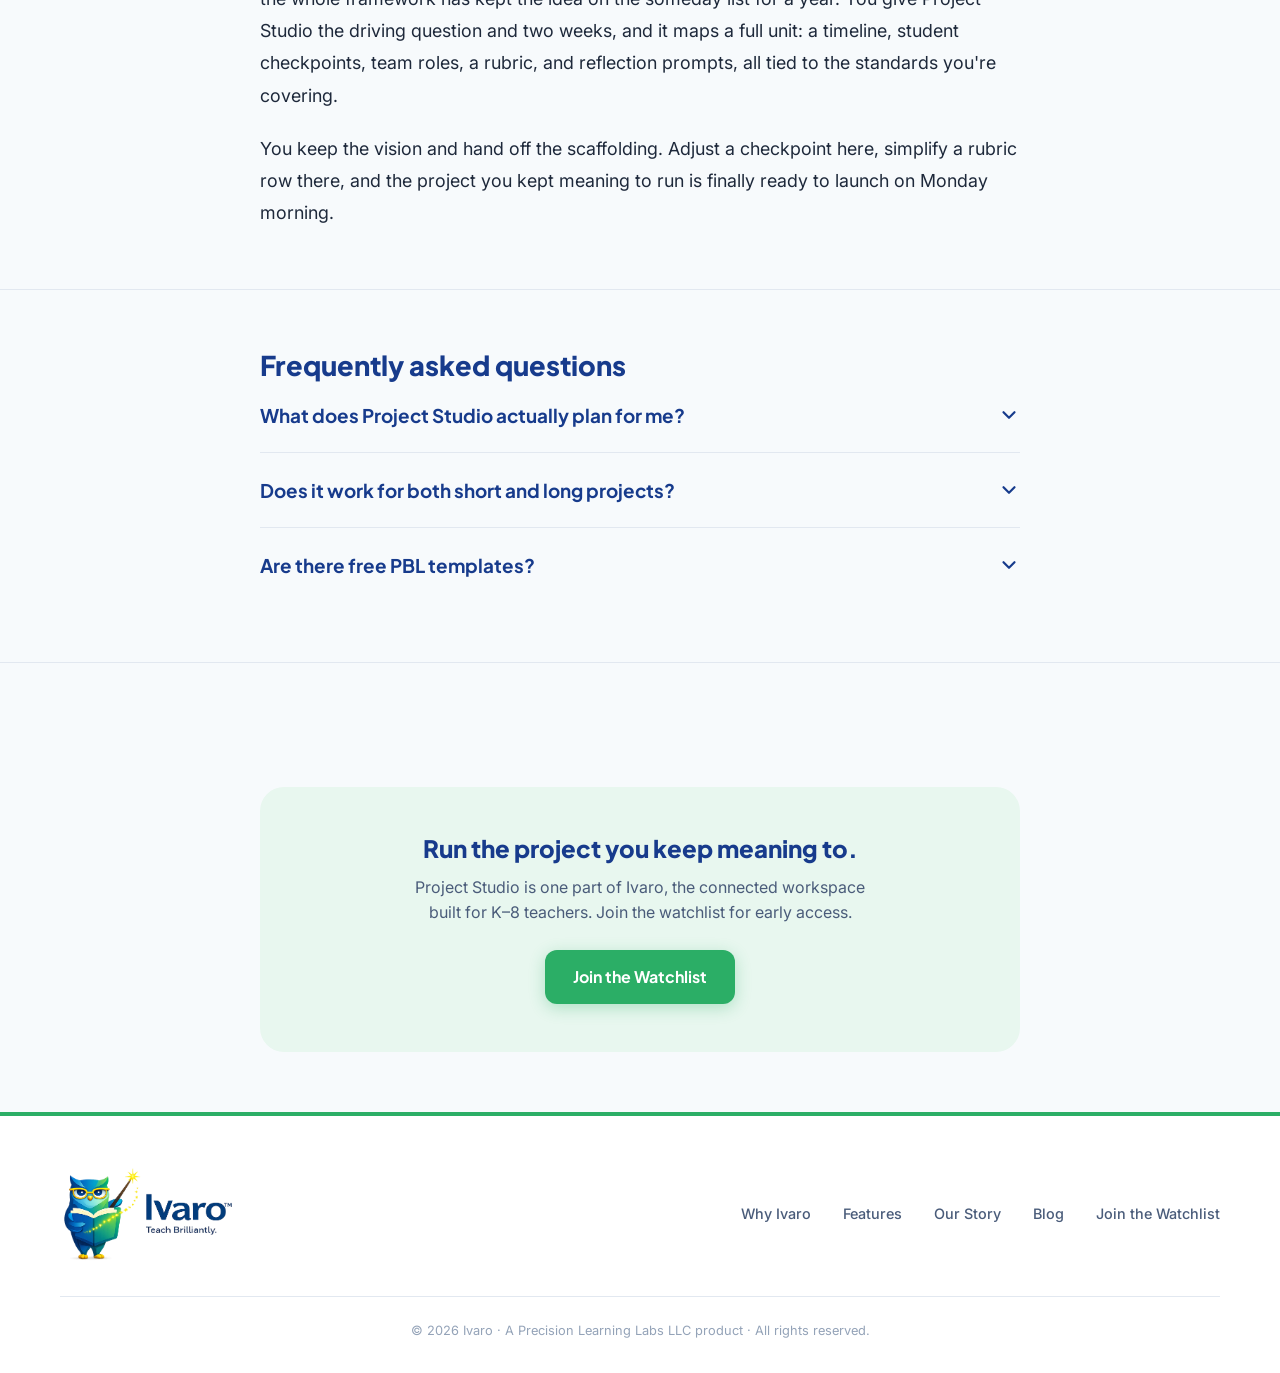
<file: project-studio.html>
<!DOCTYPE html>
<html lang="en">
<head>
  <meta charset="UTF-8" />
  <meta name="viewport" content="width=device-width, initial-scale=1.0" />

  <title>Project-Based Learning Planner for K–8 Teachers | Ivaro Project Studio</title>
  <meta name="description" content="Ivaro Project Studio helps K–8 teachers plan project-based learning, from driving question to rubrics, timelines, and final presentation, with free PBL templates." />
  <link rel="canonical" href="https://ivaro.ai/project-studio.html" />

  <meta name="robots" content="index, follow" />
  <link rel="icon" href="assets/ivaro-favicon.png" type="image/png" />
  <meta name="theme-color" content="#173B8C" />

  <!-- Open Graph -->
  <meta property="og:type" content="website" />
  <meta property="og:url" content="https://ivaro.ai/project-studio.html" />
  <meta property="og:title" content="Project-Based Learning Planner for K–8 Teachers | Ivaro Project Studio" />
  <meta property="og:description" content="Plan project-based learning from driving question to final presentation, with free PBL templates, rubrics, and timelines." />
  <meta property="og:image" content="https://ivaro.ai/assets/og-image.png" />
  <meta property="og:image:secure_url" content="https://ivaro.ai/assets/og-image.png" />
  <meta property="og:image:type" content="image/png" />
  <meta property="og:image:width" content="1200" />
  <meta property="og:image:height" content="630" />
  <meta property="og:site_name" content="Ivaro" />

  <!-- Twitter Card -->
  <meta name="twitter:card" content="summary_large_image" />
  <meta name="twitter:title" content="Project-Based Learning Planner for K–8 Teachers | Ivaro Project Studio" />
  <meta name="twitter:description" content="Plan project-based learning from driving question to final presentation, with free PBL templates, rubrics, and timelines." />
  <meta name="twitter:image" content="https://ivaro.ai/assets/og-image.png" />

  <link rel="preconnect" href="https://fonts.googleapis.com">
  <link rel="preconnect" href="https://fonts.gstatic.com" crossorigin>
  <link href="https://fonts.googleapis.com/css2?family=Inter:wght@400;500;600;700&family=Plus+Jakarta+Sans:wght@600;700;800&family=Fraunces:ital,wght@0,600;1,500;1,600&display=swap" rel="stylesheet">
  <link rel="stylesheet" href="styles.css" />
</head>
<body>

  <!-- NAVBAR -->
  <header class="navbar" id="navbar">
    <div class="nav-inner container">
      <a class="brand" href="index.html" aria-label="Ivaro home">
        <img src="assets/ivaro-logo.png" alt="Ivaro logo" />
      </a>
      <nav class="desktop-nav" aria-label="Main navigation">
        <a href="index.html#why-ivaro">Why Ivaro</a>
        <a href="index.html#features">Features</a>
        <a href="about.html">Our Story</a>
        <a href="blog.html">Blog</a>
      </nav>
      <a class="nav-cta" href="index.html#watchlist">Join the Watchlist</a>
      <button class="menu-toggle" id="menuToggle" aria-label="Open menu" aria-expanded="false">
        <span></span><span></span><span></span>
      </button>
    </div>
  </header>

  <div class="mobile-menu" id="mobileMenu">
    <a href="index.html#why-ivaro">Why Ivaro</a>
    <a href="index.html#features">Features</a>
    <a href="about.html">Our Story</a>
    <a href="blog.html">Blog</a>
    <a class="mobile-cta" href="index.html#watchlist">Join the Watchlist</a>
  </div>

  <main>

    <!-- STUDIO HERO -->
    <section class="studio-hero">
      <div class="container">
        <img class="studio-icon" src="assets/studio-project.png" alt="Ivaro Project Studio" width="92" height="92" />
        <p class="eyebrow">Ivaro Project Studio</p>
        <h1>Meaningful projects, planned end to end.</h1>
        <p class="studio-lead">Project Studio helps K–8 teachers plan project-based learning from the first driving question to the final presentation, with free PBL templates, rubrics, timelines, and checkpoints built in.</p>
        <div class="studio-hero-actions">
          <a class="btn btn-primary" href="index.html#watchlist">Join the Watchlist</a>
        </div>
      </div>
    </section>

    <!-- WHAT IT DOES -->
    <section class="studio-section">
      <div class="container-narrow studio-intro">
        <h2>Project-based learning without the planning overwhelm</h2>
        <p>Project-based learning is some of the most engaging work students do all year, and some of the most daunting to plan. A strong project needs a compelling driving question, a realistic timeline, checkpoints that keep students on track, clear rubrics, and a way to tie it all back to standards.</p>
        <details class="studio-readmore">
          <summary>Read more</summary>
          <p>It's easy to love the idea and never quite find the hours to build it. Project Studio does the heavy lifting of structuring a project. Start with a topic or a driving question and it maps out a full PBL unit, including timeline, student checkpoints, team roles, rubrics, presentation options, and reflection prompts, all aligned to the standards you're covering. You shape the vision; it handles the scaffolding.</p>
          <p>It's built for K–8 teachers who want to run rich, meaningful projects without spending a weekend assembling the framework from scratch.</p>
        </details>
      </div>
    </section>

    <!-- EVERYTHING IN PROJECT STUDIO -->
    <section class="studio-section">
      <div class="container-narrow">
        <h2>Everything in Project Studio</h2>
        <ul class="studio-features">
          <li>Project-based learning planning</li>
          <li>Turns a driving question into a full PBL unit</li>
          <li>Long-term &amp; short-term projects</li>
          <li>Free PBL templates</li>
          <li>Project timeline builder</li>
          <li>Student checkpoints</li>
          <li>Rubric generator</li>
          <li>Team role suggestions</li>
          <li>Driving question generator</li>
          <li>Presentation options</li>
          <li>Reflection prompts</li>
          <li>Standards mapping</li>
        </ul>
      </div>
    </section>

    <!-- IN PRACTICE -->
    <section class="studio-section">
      <div class="container-narrow studio-intro">
        <h2>What launching a project looks like</h2>
        <p>Say you want your third graders to design a fix for a problem in your school, but building the whole framework has kept the idea on the someday list for a year. You give Project Studio the driving question and two weeks, and it maps a full unit: a timeline, student checkpoints, team roles, a rubric, and reflection prompts, all tied to the standards you're covering.</p>
        <p>You keep the vision and hand off the scaffolding. Adjust a checkpoint here, simplify a rubric row there, and the project you kept meaning to run is finally ready to launch on Monday morning.</p>
      </div>
    </section>

    <!-- FAQ -->
    <section class="studio-section">
      <div class="container-narrow">
        <h2>Frequently asked questions</h2>

        <details class="studio-faq-item">
          <summary>What does Project Studio actually plan for me?</summary>
          <p>Give it a topic or a driving question and it builds a full project-based learning unit: a timeline, student checkpoints, team roles, a rubric, presentation options, and reflection prompts, all mapped to the standards you're teaching, so the project is rigorous as well as engaging.</p>
        </details>

        <details class="studio-faq-item">
          <summary>Does it work for both short and long projects?</summary>
          <p>Yes. Project Studio handles quick, few-day projects and multi-week units alike, scaling the timeline and checkpoints to match the scope you have time for.</p>
        </details>

        <details class="studio-faq-item">
          <summary>Are there free PBL templates?</summary>
          <p>There are. Project Studio includes free project-based learning templates you can start from and customize, so you're never staring at a blank page when you want to launch a project.</p>
        </details>
      </div>
    </section>

    <!-- CTA -->
    <section class="studio-section">
      <div class="container-narrow">
        <div class="article-cta">
          <h3>Run the project you keep meaning to.</h3>
          <p>Project Studio is one part of Ivaro, the connected workspace built for K–8 teachers. Join the watchlist for early access.</p>
          <a class="btn btn-primary" href="index.html#watchlist">Join the Watchlist</a>
        </div>
      </div>
    </section>

  </main>

  <!-- FOOTER -->
  <footer class="footer">
    <div class="container footer-main">
      <a class="footer-logo-link" href="index.html">
        <img src="assets/ivaro-logo.png" alt="Ivaro Teach Brilliantly" class="footer-full-logo" />
      </a>
      <nav class="footer-links">
        <a href="index.html#why-ivaro">Why Ivaro</a>
        <a href="index.html#features">Features</a>
        <a href="about.html">Our Story</a>
        <a href="blog.html">Blog</a>
        <a href="index.html#watchlist">Join the Watchlist</a>
      </nav>
    </div>
    <div class="container footer-copy">
      <p>© <span id="year"></span> Ivaro · A Precision Learning Labs LLC product · All rights reserved.</p>
    </div>
  </footer>

  <script src="script.js"></script>
</body>
</html>
</file>
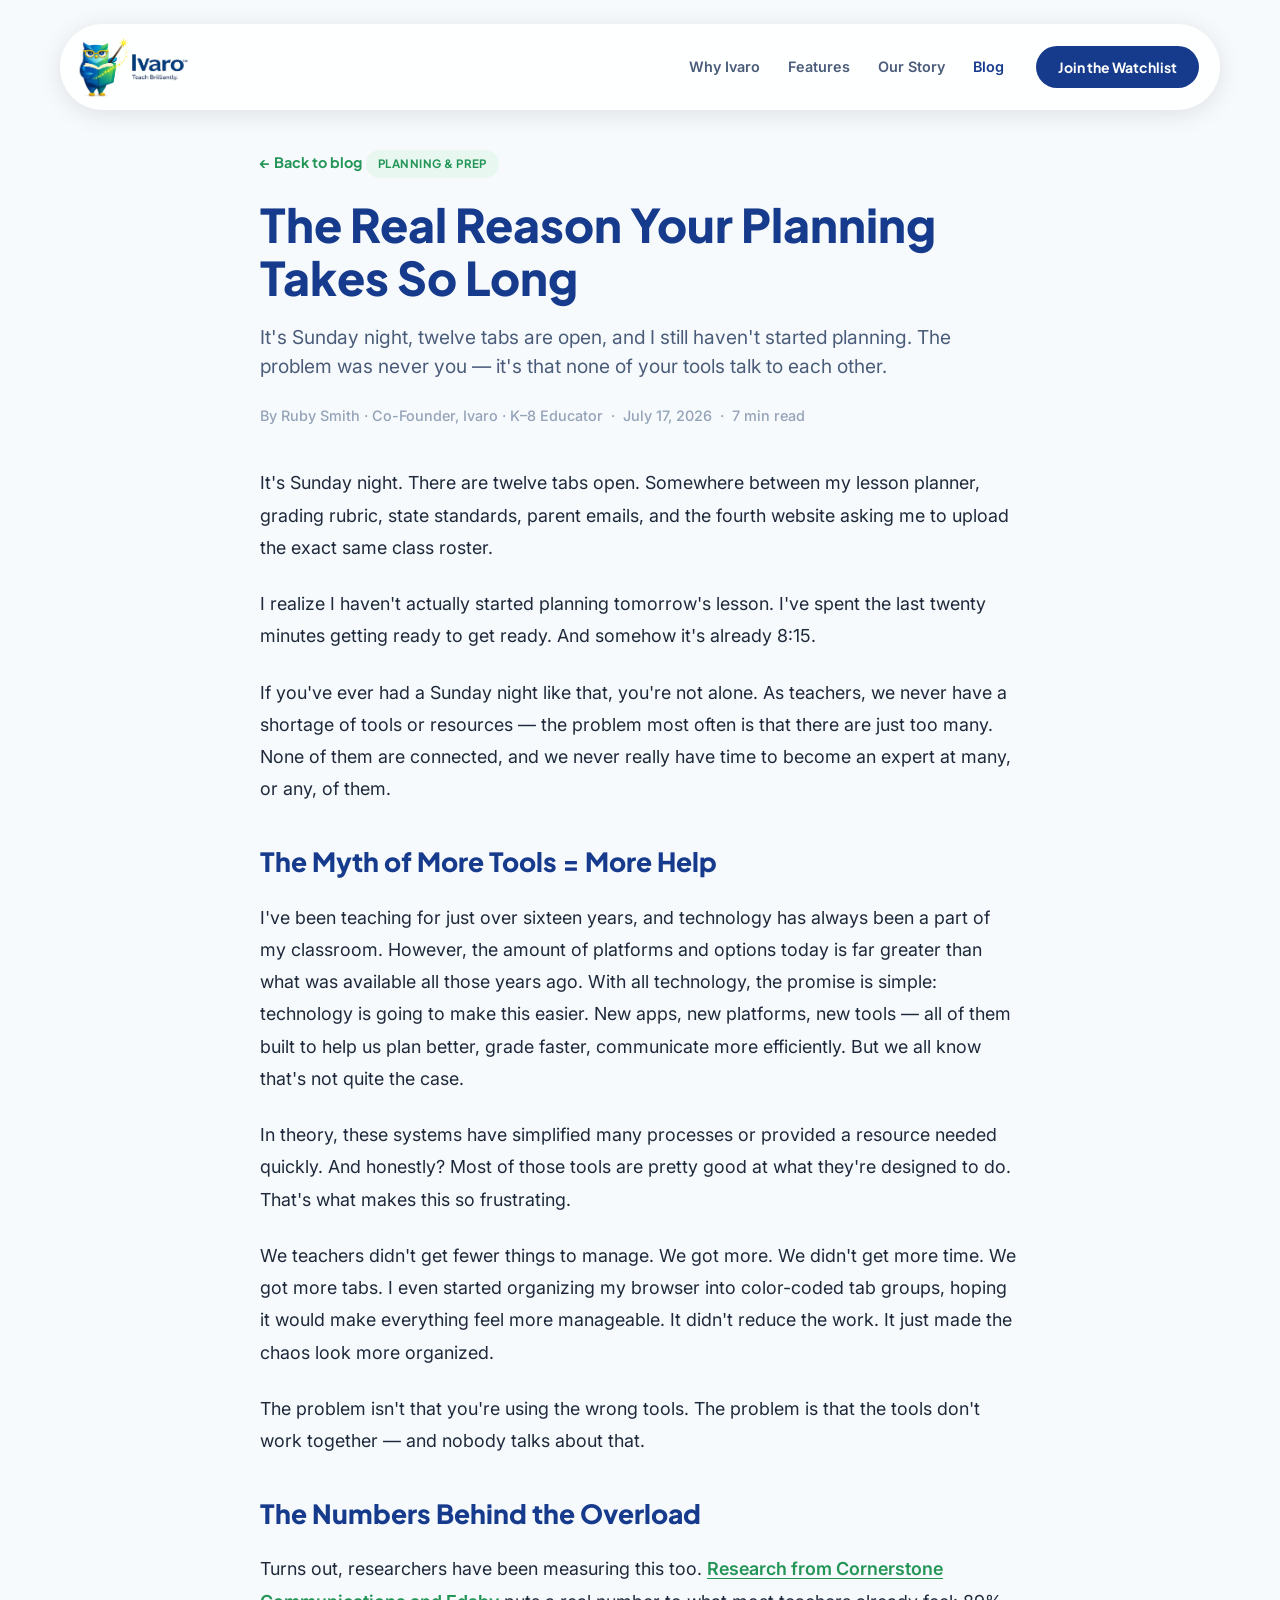
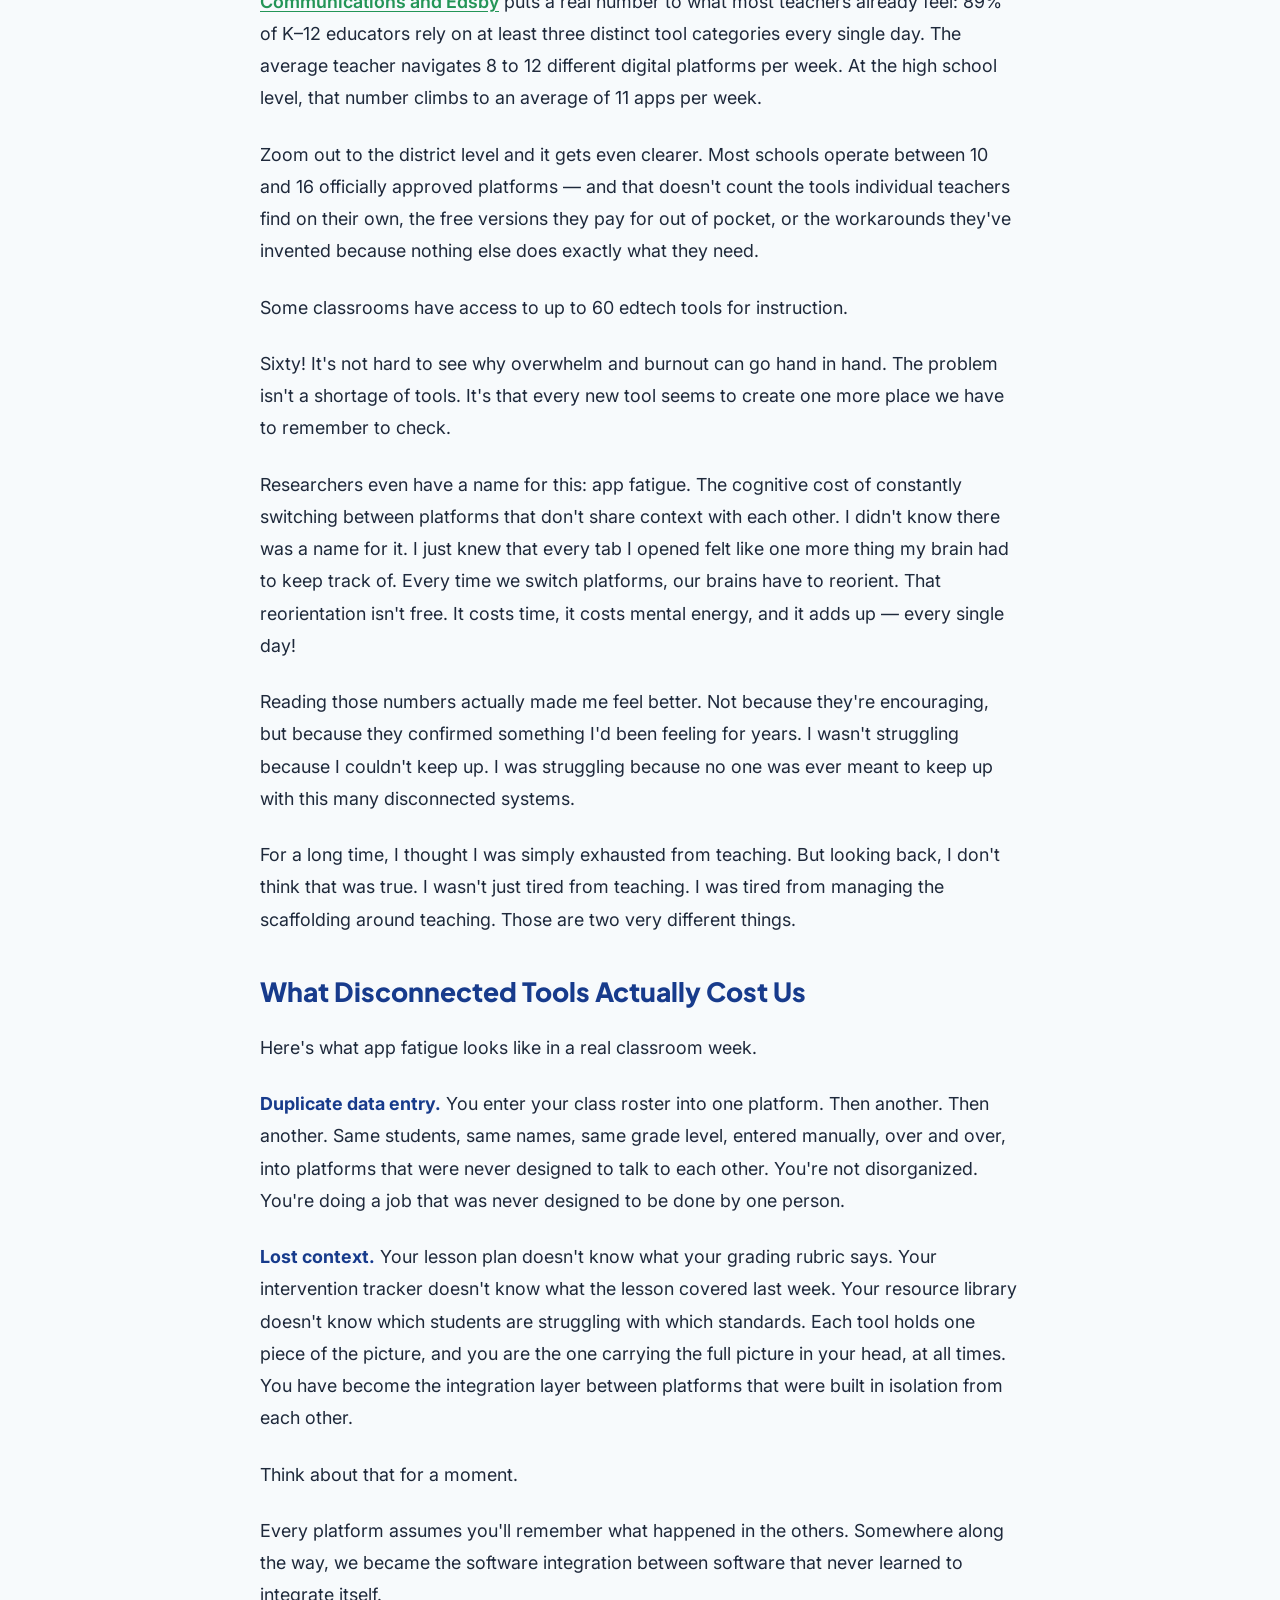
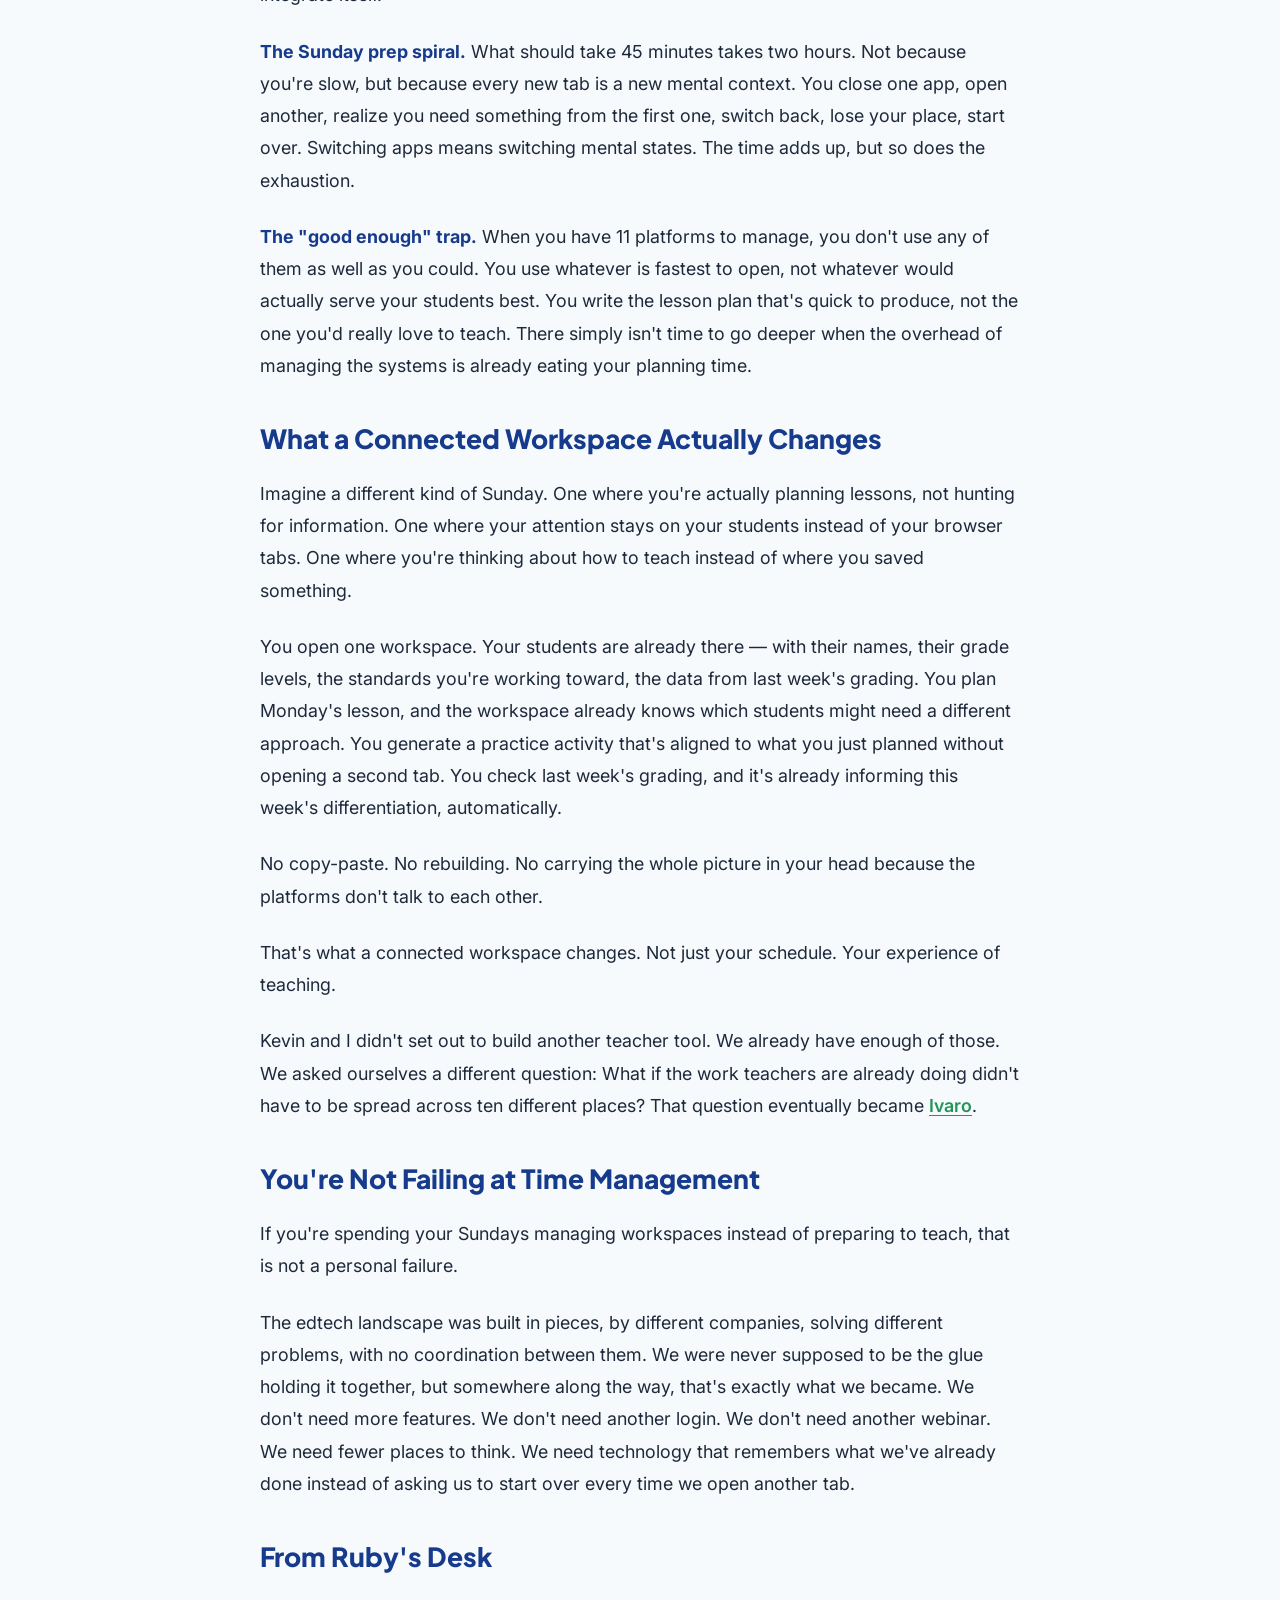
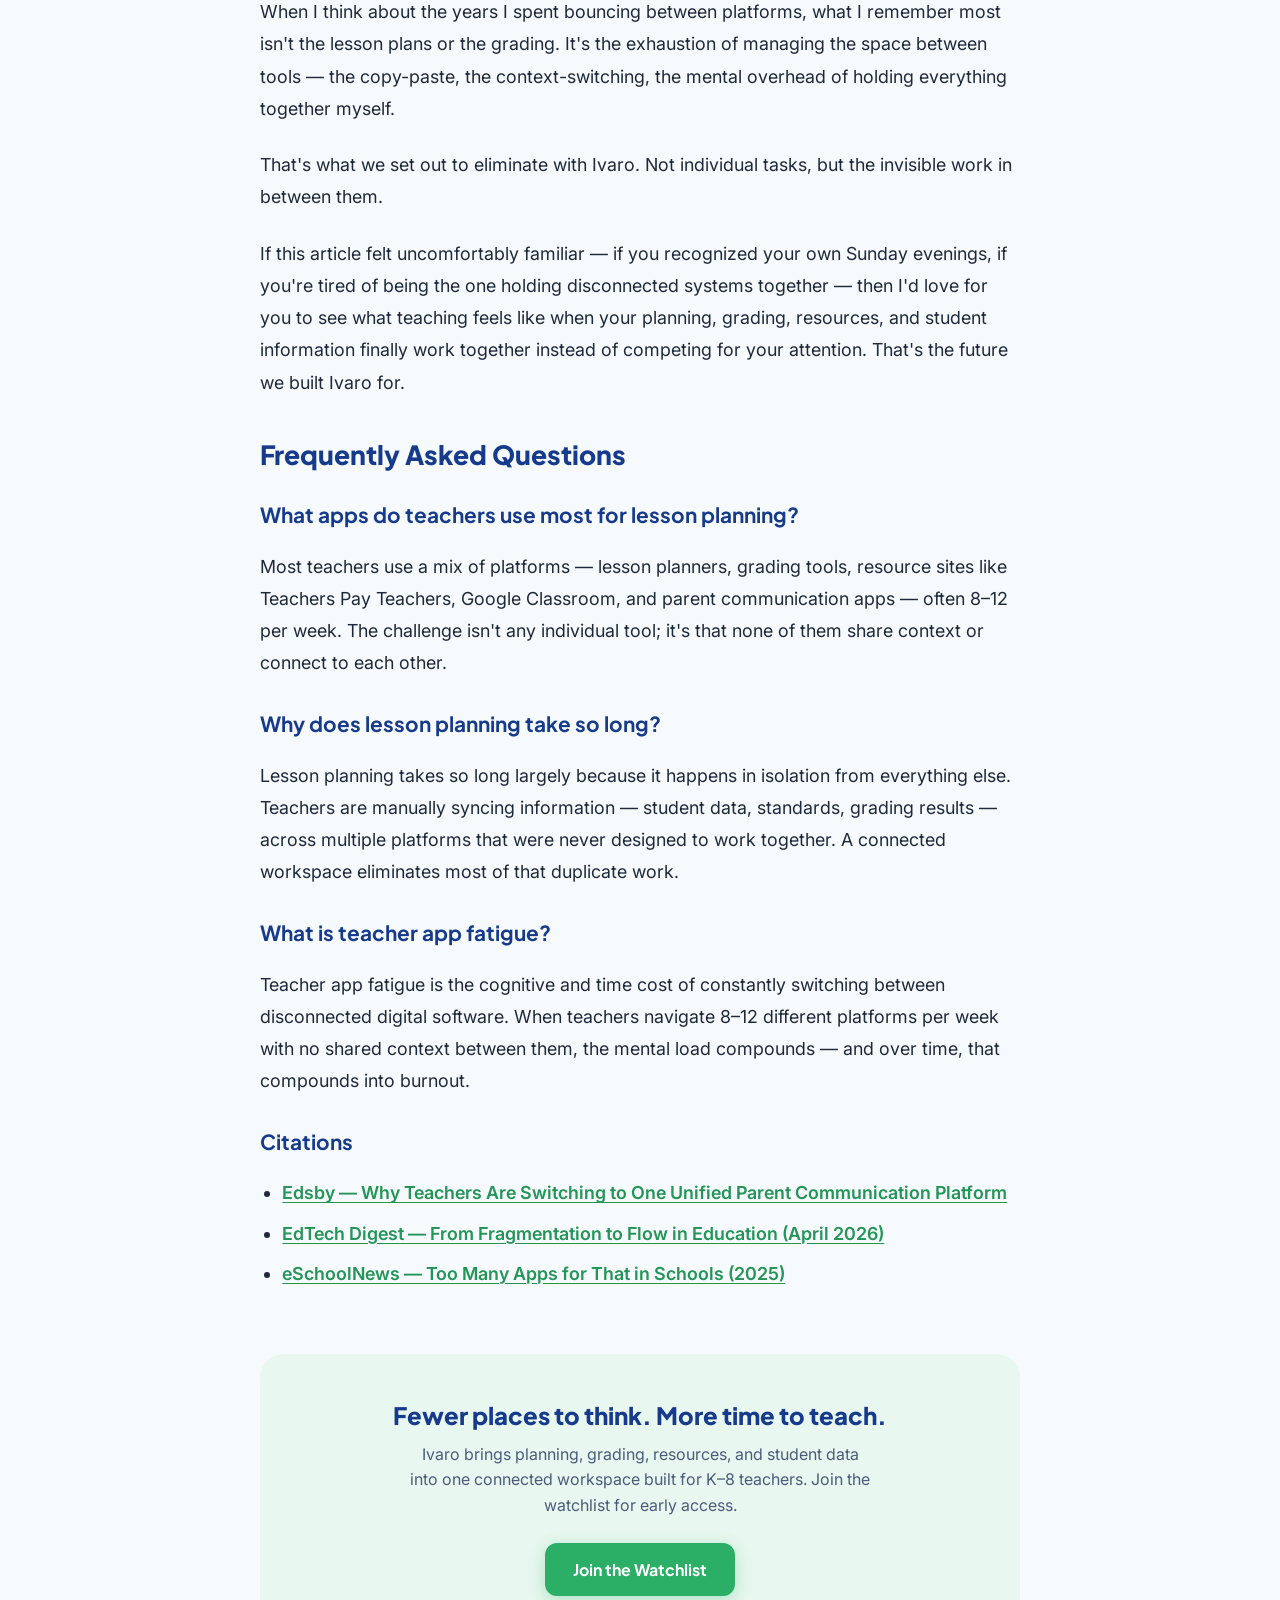
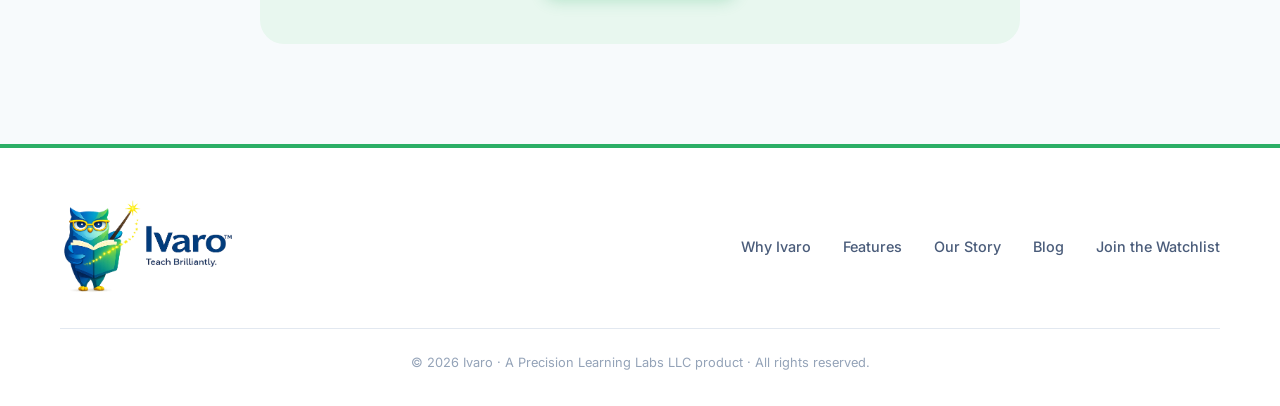
<file: why-planning-takes-so-long.html>
<!DOCTYPE html>
<html lang="en">
<head>
  <meta charset="UTF-8" />
  <meta name="viewport" content="width=device-width, initial-scale=1.0" />

  <title>The Real Reason Your Planning Takes So Long | Ivaro Blog</title>
  <meta name="description" content="Lesson planning takes so long because your tools don't talk to each other. Ruby Smith on teacher app fatigue, the real cost of disconnected platforms, and what a connected workspace changes." />
  <link rel="canonical" href="https://ivaro.ai/why-planning-takes-so-long.html" />

  <meta name="robots" content="index, follow" />
  <link rel="icon" href="assets/ivaro-favicon.png" type="image/png" />
  <meta name="theme-color" content="#173B8C" />

  <!-- Open Graph -->
  <meta property="og:type" content="article" />
  <meta property="og:url" content="https://ivaro.ai/why-planning-takes-so-long.html" />
  <meta property="og:title" content="The Real Reason Your Planning Takes So Long" />
  <meta property="og:description" content="It's not that you're using the wrong tools — it's that none of them work together. On teacher app fatigue and the case for one connected workspace." />
  <meta property="og:image" content="https://ivaro.ai/assets/og-image.png" />
  <meta property="og:image:secure_url" content="https://ivaro.ai/assets/og-image.png" />
  <meta property="og:image:type" content="image/png" />
  <meta property="og:image:width" content="1200" />
  <meta property="og:image:height" content="630" />
  <meta property="og:site_name" content="Ivaro" />

  <!-- Twitter Card -->
  <meta name="twitter:card" content="summary_large_image" />
  <meta name="twitter:title" content="The Real Reason Your Planning Takes So Long" />
  <meta name="twitter:description" content="It's not that you're using the wrong tools — it's that none of them work together. On teacher app fatigue and the case for one connected workspace." />
  <meta name="twitter:image" content="https://ivaro.ai/assets/og-image.png" />

  <link rel="preconnect" href="https://fonts.googleapis.com">
  <link rel="preconnect" href="https://fonts.gstatic.com" crossorigin>
  <link href="https://fonts.googleapis.com/css2?family=Inter:wght@400;500;600;700&family=Plus+Jakarta+Sans:wght@600;700;800&family=Fraunces:ital,wght@0,600;1,500;1,600&display=swap" rel="stylesheet">
  <link rel="stylesheet" href="styles.css" />
</head>
<body>

  <!-- NAVBAR -->
  <header class="navbar" id="navbar">
    <div class="nav-inner container">
      <a class="brand" href="index.html" aria-label="Ivaro home">
        <img src="assets/ivaro-logo.png" alt="Ivaro logo" />
      </a>
      <nav class="desktop-nav" aria-label="Main navigation">
        <a href="index.html#why-ivaro">Why Ivaro</a>
        <a href="index.html#features">Features</a>
        <a href="about.html">Our Story</a>
        <a href="blog.html" class="nav-current" aria-current="page">Blog</a>
      </nav>
      <a class="nav-cta" href="index.html#watchlist">Join the Watchlist</a>
      <button class="menu-toggle" id="menuToggle" aria-label="Open menu" aria-expanded="false">
        <span></span><span></span><span></span>
      </button>
    </div>
  </header>

  <div class="mobile-menu" id="mobileMenu">
    <a href="index.html#why-ivaro">Why Ivaro</a>
    <a href="index.html#features">Features</a>
    <a href="about.html">Our Story</a>
    <a href="blog.html">Blog</a>
    <a class="mobile-cta" href="index.html#watchlist">Join the Watchlist</a>
  </div>

  <main>
    <article class="article-wrap">

      <!-- ARTICLE HEADER -->
      <header class="article-header container-narrow">
        <a class="back-link" href="blog.html">← Back to blog</a>
        <span class="post-tag post-tag-inline">Planning &amp; Prep</span>
        <h1>The Real Reason Your Planning Takes So Long</h1>
        <p class="article-standfirst">It's Sunday night, twelve tabs are open, and I still haven't started planning. The problem was never you — it's that none of your tools talk to each other.</p>
        <div class="article-byline">
          <span>By Ruby Smith · Co-Founder, Ivaro · K–8 Educator</span>
          <span class="post-meta-dot">·</span>
          <span>July 17, 2026</span>
          <span class="post-meta-dot">·</span>
          <span>7 min read</span>
        </div>
      </header>

      <!-- ARTICLE BODY -->
      <div class="article-body container-narrow">

        <p>It's Sunday night. There are twelve tabs open. Somewhere between my lesson planner, grading rubric, state standards, parent emails, and the fourth website asking me to upload the exact same class roster.</p>
        <p>I realize I haven't actually started planning tomorrow's lesson. I've spent the last twenty minutes getting ready to get ready. And somehow it's already 8:15.</p>
        <p>If you've ever had a Sunday night like that, you're not alone. As teachers, we never have a shortage of tools or resources — the problem most often is that there are just too many. None of them are connected, and we never really have time to become an expert at many, or any, of them.</p>

        <h2>The Myth of More Tools = More Help</h2>
        <p>I've been teaching for just over sixteen years, and technology has always been a part of my classroom. However, the amount of platforms and options today is far greater than what was available all those years ago. With all technology, the promise is simple: technology is going to make this easier. New apps, new platforms, new tools — all of them built to help us plan better, grade faster, communicate more efficiently. But we all know that's not quite the case.</p>
        <p>In theory, these systems have simplified many processes or provided a resource needed quickly. And honestly? Most of those tools are pretty good at what they're designed to do. That's what makes this so frustrating.</p>
        <p>We teachers didn't get fewer things to manage. We got more. We didn't get more time. We got more tabs. I even started organizing my browser into color-coded tab groups, hoping it would make everything feel more manageable. It didn't reduce the work. It just made the chaos look more organized.</p>
        <p>The problem isn't that you're using the wrong tools. The problem is that the tools don't work together — and nobody talks about that.</p>

        <h2>The Numbers Behind the Overload</h2>
        <p>Turns out, researchers have been measuring this too. <a href="https://www.edsby.com/why-teachers-are-switching-to-one-unified-parent-communication-platform/commentary/" target="_blank" rel="noopener">Research from Cornerstone Communications and Edsby</a> puts a real number to what most teachers already feel: 89% of K–12 educators rely on at least three distinct tool categories every single day. The average teacher navigates 8 to 12 different digital platforms per week. At the high school level, that number climbs to an average of 11 apps per week.</p>
        <p>Zoom out to the district level and it gets even clearer. Most schools operate between 10 and 16 officially approved platforms — and that doesn't count the tools individual teachers find on their own, the free versions they pay for out of pocket, or the workarounds they've invented because nothing else does exactly what they need.</p>
        <p>Some classrooms have access to up to 60 edtech tools for instruction.</p>
        <p>Sixty! It's not hard to see why overwhelm and burnout can go hand in hand. The problem isn't a shortage of tools. It's that every new tool seems to create one more place we have to remember to check.</p>
        <p>Researchers even have a name for this: app fatigue. The cognitive cost of constantly switching between platforms that don't share context with each other. I didn't know there was a name for it. I just knew that every tab I opened felt like one more thing my brain had to keep track of. Every time we switch platforms, our brains have to reorient. That reorientation isn't free. It costs time, it costs mental energy, and it adds up — every single day!</p>
        <p>Reading those numbers actually made me feel better. Not because they're encouraging, but because they confirmed something I'd been feeling for years. I wasn't struggling because I couldn't keep up. I was struggling because no one was ever meant to keep up with this many disconnected systems.</p>
        <p>For a long time, I thought I was simply exhausted from teaching. But looking back, I don't think that was true. I wasn't just tired from teaching. I was tired from managing the scaffolding around teaching. Those are two very different things.</p>

        <h2>What Disconnected Tools Actually Cost Us</h2>
        <p>Here's what app fatigue looks like in a real classroom week.</p>
        <p><strong>Duplicate data entry.</strong> You enter your class roster into one platform. Then another. Then another. Same students, same names, same grade level, entered manually, over and over, into platforms that were never designed to talk to each other. You're not disorganized. You're doing a job that was never designed to be done by one person.</p>
        <p><strong>Lost context.</strong> Your lesson plan doesn't know what your grading rubric says. Your intervention tracker doesn't know what the lesson covered last week. Your resource library doesn't know which students are struggling with which standards. Each tool holds one piece of the picture, and you are the one carrying the full picture in your head, at all times. You have become the integration layer between platforms that were built in isolation from each other.</p>
        <p>Think about that for a moment.</p>
        <p>Every platform assumes you'll remember what happened in the others. Somewhere along the way, we became the software integration between software that never learned to integrate itself.</p>
        <p><strong>The Sunday prep spiral.</strong> What should take 45 minutes takes two hours. Not because you're slow, but because every new tab is a new mental context. You close one app, open another, realize you need something from the first one, switch back, lose your place, start over. Switching apps means switching mental states. The time adds up, but so does the exhaustion.</p>
        <p><strong>The "good enough" trap.</strong> When you have 11 platforms to manage, you don't use any of them as well as you could. You use whatever is fastest to open, not whatever would actually serve your students best. You write the lesson plan that's quick to produce, not the one you'd really love to teach. There simply isn't time to go deeper when the overhead of managing the systems is already eating your planning time.</p>

        <h2>What a Connected Workspace Actually Changes</h2>
        <p>Imagine a different kind of Sunday. One where you're actually planning lessons, not hunting for information. One where your attention stays on your students instead of your browser tabs. One where you're thinking about how to teach instead of where you saved something.</p>
        <p>You open one workspace. Your students are already there — with their names, their grade levels, the standards you're working toward, the data from last week's grading. You plan Monday's lesson, and the workspace already knows which students might need a different approach. You generate a practice activity that's aligned to what you just planned without opening a second tab. You check last week's grading, and it's already informing this week's differentiation, automatically.</p>
        <p>No copy-paste. No rebuilding. No carrying the whole picture in your head because the platforms don't talk to each other.</p>
        <p>That's what a connected workspace changes. Not just your schedule. Your experience of teaching.</p>
        <p>Kevin and I didn't set out to build another teacher tool. We already have enough of those. We asked ourselves a different question: What if the work teachers are already doing didn't have to be spread across ten different places? That question eventually became <a href="index.html">Ivaro</a>.</p>

        <h2>You're Not Failing at Time Management</h2>
        <p>If you're spending your Sundays managing workspaces instead of preparing to teach, that is not a personal failure.</p>
        <p>The edtech landscape was built in pieces, by different companies, solving different problems, with no coordination between them. We were never supposed to be the glue holding it together, but somewhere along the way, that's exactly what we became. We don't need more features. We don't need another login. We don't need another webinar. We need fewer places to think. We need technology that remembers what we've already done instead of asking us to start over every time we open another tab.</p>

        <h2>From Ruby's Desk</h2>
        <p>When I think about the years I spent bouncing between platforms, what I remember most isn't the lesson plans or the grading. It's the exhaustion of managing the space between tools — the copy-paste, the context-switching, the mental overhead of holding everything together myself.</p>
        <p>That's what we set out to eliminate with Ivaro. Not individual tasks, but the invisible work in between them.</p>
        <p>If this article felt uncomfortably familiar — if you recognized your own Sunday evenings, if you're tired of being the one holding disconnected systems together — then I'd love for you to see what teaching feels like when your planning, grading, resources, and student information finally work together instead of competing for your attention. That's the future we built Ivaro for.</p>

        <h2>Frequently Asked Questions</h2>
        <h3>What apps do teachers use most for lesson planning?</h3>
        <p>Most teachers use a mix of platforms — lesson planners, grading tools, resource sites like Teachers Pay Teachers, Google Classroom, and parent communication apps — often 8–12 per week. The challenge isn't any individual tool; it's that none of them share context or connect to each other.</p>
        <h3>Why does lesson planning take so long?</h3>
        <p>Lesson planning takes so long largely because it happens in isolation from everything else. Teachers are manually syncing information — student data, standards, grading results — across multiple platforms that were never designed to work together. A connected workspace eliminates most of that duplicate work.</p>
        <h3>What is teacher app fatigue?</h3>
        <p>Teacher app fatigue is the cognitive and time cost of constantly switching between disconnected digital software. When teachers navigate 8–12 different platforms per week with no shared context between them, the mental load compounds — and over time, that compounds into burnout.</p>

        <h3>Citations</h3>
        <ul>
          <li><a href="https://www.edsby.com/why-teachers-are-switching-to-one-unified-parent-communication-platform/commentary/" target="_blank" rel="noopener">Edsby — Why Teachers Are Switching to One Unified Parent Communication Platform</a></li>
          <li><a href="https://www.edtechdigest.com/2026/04/02/from-fragmentation-to-flow-in-education/" target="_blank" rel="noopener">EdTech Digest — From Fragmentation to Flow in Education (April 2026)</a></li>
          <li><a href="https://www.eschoolnews.com/digital-learning/2025/04/28/too-many-apps-for-that-in-schools/" target="_blank" rel="noopener">eSchoolNews — Too Many Apps for That in Schools (2025)</a></li>
        </ul>
      </div>

      <!-- ARTICLE CTA -->
      <div class="article-cta container-narrow">
        <h3>Fewer places to think. More time to teach.</h3>
        <p>Ivaro brings planning, grading, resources, and student data into one connected workspace built for K–8 teachers. Join the watchlist for early access.</p>
        <a class="btn btn-primary" href="index.html#watchlist">Join the Watchlist</a>
      </div>

    </article>
  </main>

  <!-- FOOTER -->
  <footer class="footer">
    <div class="container footer-main">
      <a class="footer-logo-link" href="index.html">
        <img src="assets/ivaro-logo.png" alt="Ivaro Teach Brilliantly" class="footer-full-logo" />
      </a>
      <nav class="footer-links">
        <a href="index.html#why-ivaro">Why Ivaro</a>
        <a href="index.html#features">Features</a>
        <a href="about.html">Our Story</a>
        <a href="blog.html">Blog</a>
        <a href="index.html#watchlist">Join the Watchlist</a>
      </nav>
    </div>
    <div class="container footer-copy">
      <p>© <span id="year"></span> Ivaro · A Precision Learning Labs LLC product · All rights reserved.</p>
    </div>
  </footer>

  <script src="script.js"></script>
</body>
</html>
</file>
<file: styles.css>
/* ============================================================
   IVARO.AI — Styles
   Colors: --navy #173B8C · --green #2BAE66 · --green-dark #239557
   Fonts: Plus Jakarta Sans (headings) · Inter (body)
   ============================================================ */

:root {
  --navy: #173B8C;
  --navy-soft: #1E4BA8;
  --green: #2BAE66;
  --green-dark: #239557;
  --green-light: #E8F7EF;
  --gold: #F2A900;
  --gold-deep: #D98F00;
  --gold-light: #FDF1D2;
  --bg: #F7FAFC;
  --white: #ffffff;
  --text: #1E293B;
  --text-soft: #4A5C7A;
  --text-muted: #94A3B8;
  --border: #E2E8F0;
  --shadow-sm: 0 1px 3px rgba(0,0,0,.08);
  --shadow-md: 0 4px 16px rgba(0,0,0,.10);
  --shadow-lg: 0 8px 32px rgba(0,0,0,.12);
  --radius: 16px;
  --radius-lg: 24px;
  --font-head: 'Plus Jakarta Sans', sans-serif;
  --font-accent: 'Fraunces', serif;
}

*, *::before, *::after { box-sizing: border-box; margin: 0; padding: 0; }

html { scroll-behavior: smooth; }

body {
  font-family: 'Inter', sans-serif;
  font-size: 1rem;
  line-height: 1.6;
  color: var(--text);
  background: var(--bg);
  -webkit-font-smoothing: antialiased;
}

h1, h2, h3, h4 {
  font-family: 'Plus Jakarta Sans', sans-serif;
  line-height: 1.15;
  color: var(--navy);
}

a { text-decoration: none; color: inherit; }
img { display: block; max-width: 100%; }
ul { list-style: none; }

/* Visible keyboard focus — accessible and looks intentional */
:focus-visible {
  outline: 3px solid rgba(43,174,102,.5);
  outline-offset: 2px;
  border-radius: 4px;
}

.container {
  width: min(100% - 48px, 1160px);
  margin-inline: auto;
}

.section-pad { padding: 100px 0; }

/* ============================================================
   BUTTONS
   ============================================================ */

.btn {
  display: inline-flex;
  align-items: center;
  justify-content: center;
  padding: 14px 28px;
  border-radius: 12px;
  font-family: 'Plus Jakarta Sans', sans-serif;
  font-weight: 700;
  font-size: 1rem;
  cursor: pointer;
  transition: all .2s ease;
  border: none;
}

.btn-primary {
  background: var(--green);
  color: var(--white);
  box-shadow: 0 4px 16px rgba(43,174,102,.30);
}
.btn-primary:hover { background: var(--green-dark); transform: translateY(-1px); }

.btn-secondary {
  background: var(--white);
  color: var(--navy);
  border: 2px solid rgba(23,59,140,.18);
}
.btn-secondary:hover { background: #F0F4FF; }

/* ============================================================
   NAVBAR
   ============================================================ */

.navbar {
  position: fixed;
  top: 24px;
  left: 50%;
  transform: translateX(-50%);
  width: min(100% - 48px, 1160px);
  z-index: 100;
  background: rgba(255,255,255,.85);
  backdrop-filter: blur(12px);
  -webkit-backdrop-filter: blur(12px);
  border: 1px solid rgba(255,255,255,.6);
  border-radius: 100px;
  box-shadow: 0 4px 24px rgba(0,0,0,.10);
  transition: box-shadow .3s;
}

.navbar.scrolled { box-shadow: 0 4px 32px rgba(0,0,0,.16); }

.nav-inner {
  display: flex;
  align-items: center;
  gap: 32px;
  padding: 10px 20px 10px 16px;
  width: 100%;
}

.brand img {
  height: 64px;
  width: auto;
  object-fit: contain;
}

.desktop-nav {
  display: flex;
  align-items: center;
  gap: 28px;
  margin-left: auto;
}

.desktop-nav a {
  font-size: .9rem;
  font-weight: 600;
  color: var(--text-soft);
  transition: color .2s;
}
.desktop-nav a:hover { color: var(--navy); }

.nav-cta {
  background: var(--navy);
  color: var(--white);
  padding: 10px 22px;
  border-radius: 100px;
  font-family: 'Plus Jakarta Sans', sans-serif;
  font-weight: 700;
  font-size: .875rem;
  white-space: nowrap;
  transition: background .2s;
}
.nav-cta:hover { background: var(--navy-soft); }

.menu-toggle {
  display: none;
  flex-direction: column;
  gap: 5px;
  background: none;
  border: none;
  cursor: pointer;
  padding: 6px;
  margin-left: auto;
}
.menu-toggle span {
  display: block;
  width: 22px;
  height: 2px;
  background: var(--navy);
  border-radius: 2px;
  transition: all .3s;
}

/* MOBILE MENU */
.mobile-menu {
  display: none;
  position: fixed;
  top: 0; left: 0; right: 0;
  background: var(--white);
  padding: 80px 28px 32px;
  z-index: 90;
  box-shadow: var(--shadow-lg);
  flex-direction: column;
  gap: 4px;
  transform: translateY(-100%);
  transition: transform .3s ease;
}
.mobile-menu.open { transform: translateY(0); }
.mobile-menu a {
  padding: 14px 0;
  font-weight: 600;
  color: var(--text);
  border-bottom: 1px solid var(--border);
  font-size: 1.1rem;
}
.mobile-menu .mobile-cta {
  margin-top: 16px;
  background: var(--green);
  color: var(--white);
  text-align: center;
  padding: 16px;
  border-radius: 12px;
  border: none;
}

/* ============================================================
   HERO
   ============================================================ */

.hero {
  padding-top: 160px;
  padding-bottom: 100px;
  position: relative;
  overflow: hidden;
}

.ambient {
  position: absolute;
  border-radius: 50%;
  filter: blur(80px);
  pointer-events: none;
  opacity: .5;
}
.ambient-one {
  width: 600px; height: 600px;
  background: radial-gradient(circle, rgba(43,174,102,.18) 0%, transparent 70%);
  top: -100px; right: -100px;
}
.ambient-two {
  width: 500px; height: 500px;
  background: radial-gradient(circle, rgba(23,59,140,.12) 0%, transparent 70%);
  bottom: -50px; left: -50px;
}

.hero-grid {
  display: grid;
  grid-template-columns: 1fr 1fr;
  gap: 60px;
  align-items: center;
  position: relative;
  z-index: 1;
}

.eyebrow-pill {
  display: inline-flex;
  align-items: center;
  background: var(--green-light);
  color: var(--green-dark);
  font-size: .85rem;
  font-weight: 700;
  padding: 6px 16px;
  border-radius: 100px;
  margin-bottom: 24px;
  letter-spacing: .01em;
}

.hero-copy h1 {
  font-size: clamp(2.6rem, 4.5vw, 3.75rem);
  font-weight: 800;
  color: var(--navy);
  margin-bottom: 14px;
}

.hero-slogan {
  display: inline-block;
  font-family: var(--font-head);
  font-weight: 800;
  font-size: clamp(2.4rem, 4vw, 3.25rem);
  color: var(--navy);
  line-height: 1.05;
  letter-spacing: -.02em;
  margin-top: 12px;
  margin-bottom: 26px;
}

.hero-subtitle {
  font-size: 1.15rem;
  color: var(--text-soft);
  line-height: 1.7;
  max-width: 500px;
  margin-bottom: 32px;
}

.feature-pills {
  display: grid;
  grid-template-columns: 1fr 1fr;
  gap: 12px;
  margin-bottom: 36px;
  max-width: 480px;
}

.pill {
  display: flex;
  align-items: center;
  gap: 12px;
  background: var(--white);
  border: 1px solid var(--border);
  border-radius: 14px;
  padding: 14px 16px;
  font-size: .95rem;
  font-weight: 700;
  color: var(--text);
  box-shadow: var(--shadow-sm);
  transition: border-color .2s ease, box-shadow .2s ease, transform .2s ease;
}
.pill:hover {
  border-color: var(--green);
  box-shadow: var(--shadow-md);
  transform: translateY(-2px);
}
.pill:hover .pill-icon {
  transform: scale(1.06) rotate(-3deg);
}

.pill-icon {
  display: flex;
  align-items: center;
  justify-content: center;
  width: 52px;
  height: 52px;
  flex-shrink: 0;
  transition: transform .25s ease;
}
.pill-icon img {
  width: 52px;
  height: 52px;
  object-fit: contain;
  display: block;
}

.hero-actions {
  display: flex;
  gap: 14px;
  flex-wrap: wrap;
  margin-bottom: 20px;
}

.hero-note {
  font-size: .875rem;
  color: var(--text-muted);
}

.hero-visual {
  position: relative;
  display: flex;
  align-items: center;
  justify-content: center;
}

.owl-glow {
  position: absolute;
  width: 100%;
  height: 100%;
  background: radial-gradient(circle, rgba(43,174,102,.15) 0%, rgba(23,59,140,.08) 50%, transparent 70%);
  border-radius: 50%;
  filter: blur(40px);
}

.owl-img {
  position: relative;
  z-index: 1;
  max-width: 520px;
  width: 100%;
  object-fit: contain;
  animation: float 6s ease-in-out infinite;
}

@keyframes float {
  0%, 100% { transform: translateY(0); }
  50% { transform: translateY(-16px); }
}

/* Sparkle / wand effect */
@keyframes sparkle-pop {
  0%, 100% { opacity: 0; transform: scale(0) rotate(0deg); }
  20% { opacity: 1; transform: scale(1.4) rotate(20deg); }
  60% { opacity: .7; transform: scale(1) rotate(45deg); }
  80% { opacity: 0; transform: scale(.3) rotate(60deg); }
}

.hero-visual::before {
  content: '✦';
  position: absolute;
  font-size: 22px;
  color: var(--green);
  z-index: 2;
  top: 12%;
  right: 18%;
  animation: sparkle-pop 2.8s ease-in-out infinite;
  pointer-events: none;
}

.hero-visual::after {
  content: '✦';
  position: absolute;
  font-size: 14px;
  color: #FBB540;
  z-index: 2;
  top: 26%;
  right: 10%;
  animation: sparkle-pop 2.8s ease-in-out infinite;
  animation-delay: 1.1s;
  pointer-events: none;
}

/* ============================================================
   SECTION HEADINGS
   ============================================================ */

.section-heading {
  text-align: center;
  max-width: 700px;
  margin: 0 auto 64px;
}

.eyebrow {
  display: inline-block;
  font-size: .8rem;
  font-weight: 700;
  letter-spacing: .12em;
  text-transform: uppercase;
  color: var(--green);
  margin-bottom: 14px;
}

.section-heading h2 {
  font-size: clamp(1.9rem, 3.5vw, 2.6rem);
  font-weight: 800;
}

.section-lead {
  margin-top: 16px;
  font-size: 1.05rem;
  color: var(--text-soft);
  line-height: 1.7;
}

/* ============================================================
   WHY IVARO (BEFORE / AFTER)
   ============================================================ */

.why-ivaro { background: var(--white); }

.before-after {
  display: grid;
  grid-template-columns: 1fr 1fr;
  gap: 28px;
}

.before-card, .after-card {
  border-radius: var(--radius-lg);
  padding: 40px;
  box-shadow: var(--shadow-sm);
}

.before-card {
  background: #FFF7F7;
  border: 1px solid #FFD9D9;
}
.after-card {
  background: #F4FFF8;
  border: 1px solid #D5F5E3;
}

.card-label {
  font-size: .75rem;
  font-weight: 800;
  letter-spacing: .12em;
  text-transform: uppercase;
  margin-bottom: 14px;
}
.card-label.red { color: #E53E3E; }
.card-label.green { color: var(--green); }

.before-card h3, .after-card h3 {
  font-size: 1.3rem;
  margin-bottom: 24px;
  color: var(--text);
}

.check-list { display: flex; flex-direction: column; gap: 14px; }

.check-list li {
  display: flex;
  align-items: flex-start;
  gap: 12px;
  font-size: .95rem;
  color: var(--text-soft);
  line-height: 1.5;
}

.check-icon {
  width: 22px; height: 22px;
  border-radius: 50%;
  display: flex;
  align-items: center;
  justify-content: center;
  font-size: .75rem;
  font-weight: 700;
  flex-shrink: 0;
  margin-top: 1px;
}
.check-list.red .check-icon { background: #FED7D7; color: #E53E3E; }
.check-list.green .check-icon { background: var(--green-light); color: var(--green-dark); }

/* ============================================================
   FEATURES
   ============================================================ */

.features-grid {
  display: grid;
  grid-template-columns: repeat(3, 1fr);
  gap: 24px;
}

.feature-card {
  background: var(--white);
  border: 1px solid var(--border);
  border-radius: var(--radius);
  padding: 32px;
  box-shadow: var(--shadow-sm);
  transition: box-shadow .25s, transform .25s;
  display: flex;
  flex-direction: column;
  position: relative;
  scroll-margin-top: 140px;
}
.feature-card:hover {
  box-shadow: var(--shadow-md);
  transform: translateY(-3px);
}

.feature-head {
  display: flex;
  align-items: center;
  gap: 16px;
  margin-bottom: 16px;
}

.feature-icon {
  width: 72px;
  height: 72px;
  flex-shrink: 0;
  display: flex;
  align-items: center;
  justify-content: center;
  transition: transform .3s ease;
}
.feature-card:hover .feature-icon {
  transform: scale(1.06) rotate(-3deg);
}
.feature-icon img {
  width: 72px;
  height: 72px;
  object-fit: contain;
  display: block;
}

.soon-badge {
  position: absolute;
  top: 28px;
  right: 28px;
  background: var(--green-light);
  color: var(--green-dark);
  font-size: .7rem;
  font-weight: 700;
  letter-spacing: .04em;
  text-transform: uppercase;
  padding: 4px 10px;
  border-radius: 100px;
}

.feature-card h3 {
  font-size: 1.1rem;
  margin-bottom: 0;
  color: var(--navy);
  line-height: 1.25;
}

.feature-desc {
  font-size: .9rem;
  color: var(--text-soft);
  line-height: 1.65;
  margin-bottom: 16px;
}

.feature-highlights {
  display: flex;
  flex-direction: column;
  gap: 8px;
  margin-bottom: 18px;
}
.feature-highlights li {
  display: flex;
  align-items: flex-start;
  gap: 8px;
  font-size: .85rem;
  font-weight: 600;
  color: var(--text);
}
.feature-highlights li::before {
  content: '✓';
  color: var(--green);
  font-weight: 800;
  flex-shrink: 0;
}

.feature-more {
  margin-top: auto;
  border-top: 1px solid var(--border);
  padding-top: 14px;
}

.feature-more summary {
  display: flex;
  align-items: center;
  justify-content: space-between;
  gap: 8px;
  cursor: pointer;
  font-size: .85rem;
  font-weight: 700;
  color: var(--navy);
  list-style: none;
}
.feature-more summary::-webkit-details-marker { display: none; }

.feature-more .chevron {
  flex-shrink: 0;
  width: 9px;
  height: 9px;
  border-right: 2px solid var(--navy);
  border-bottom: 2px solid var(--navy);
  transform: rotate(45deg);
  transition: transform .2s ease;
  margin-top: -3px;
}
.feature-more[open] .chevron {
  transform: rotate(-135deg);
  margin-top: 3px;
}

.feature-subgroup-title {
  font-size: .78rem;
  font-weight: 700;
  text-transform: uppercase;
  letter-spacing: .06em;
  color: var(--green-dark);
  margin: 14px 0 6px;
}
.feature-subgroup:first-of-type .feature-subgroup-title { margin-top: 12px; }

.feature-full-list {
  display: flex;
  flex-direction: column;
  gap: 6px;
  font-size: .82rem;
  color: var(--text-soft);
  line-height: 1.5;
}
.feature-full-list li { padding-left: 14px; position: relative; }
.feature-full-list li::before {
  content: '';
  position: absolute;
  left: 0;
  top: .6em;
  width: 4px;
  height: 4px;
  border-radius: 50%;
  background: var(--green);
}

.soon-tag {
  font-size: .68rem;
  font-weight: 700;
  color: var(--green-dark);
  background: var(--green-light);
  padding: 1px 7px;
  border-radius: 100px;
  margin-left: 6px;
  white-space: nowrap;
}


/* ============================================================
   QUOTES
   ============================================================ */

.quotes { background: var(--white); }

.quotes-grid {
  display: grid;
  grid-template-columns: repeat(3, 1fr);
  gap: 24px;
}

.quote-card {
  background: #F8FBFF;
  border: 1px solid var(--border);
  border-radius: var(--radius-lg);
  padding: 36px;
  box-shadow: var(--shadow-sm);
  transition: transform .25s ease, box-shadow .25s ease, border-color .25s ease;
}
.quote-card:hover {
  transform: translateY(-3px);
  box-shadow: var(--shadow-md);
  border-color: rgba(43,174,102,.35);
}

.quote-card p {
  font-family: var(--font-accent);
  font-style: italic;
  font-size: 1.25rem;
  color: var(--navy);
  line-height: 1.5;
}

/* ============================================================
   WATCHLIST
   ============================================================ */

.watchlist {
  background: linear-gradient(135deg, var(--navy) 0%, #1A5276 50%, #1A7A4A 100%);
}

.watchlist-inner {
  display: grid;
  grid-template-columns: 1fr 1fr;
  gap: 64px;
  align-items: center;
}

.watchlist-copy h2 {
  font-size: clamp(1.9rem, 3vw, 2.5rem);
  font-weight: 800;
  color: var(--white);
  margin-bottom: 18px;
}

.watchlist-copy .eyebrow.light { color: var(--green); }

.watchlist-copy > p {
  color: rgba(255,255,255,.85);
  font-size: 1.05rem;
  line-height: 1.7;
  margin-bottom: 28px;
}

.watchlist-perks { display: flex; flex-direction: column; gap: 12px; }
.watchlist-perks li {
  display: flex;
  align-items: center;
  gap: 12px;
  color: rgba(255,255,255,.9);
  font-size: .95rem;
  font-weight: 500;
}
.watchlist-perks li span {
  color: var(--green);
  font-weight: 800;
  font-size: 1rem;
}

.coming-soon-box {
  text-align: center;
  padding: 48px 32px;
}
.coming-soon-icon {
  color: var(--green);
  margin-bottom: 16px;
  display: flex;
  justify-content: center;
}
.coming-soon-icon svg { width: 48px; height: 48px; }
.coming-soon-box h3 {
  font-family: var(--font-head);
  font-size: 1.5rem;
  color: var(--navy);
  margin-bottom: 12px;
}
.coming-soon-box p {
  color: var(--text-soft);
  font-size: 1rem;
  line-height: 1.6;
  max-width: 320px;
  margin: 0 auto;
}

.watchlist-form {
  background: var(--white);
  border-radius: var(--radius-lg);
  padding: 40px;
  box-shadow: 0 16px 48px rgba(0,0,0,.25);
}

/* MailerLite form overrides */
.ml-embedded .ml-form-embedWrapper {
  border-radius: var(--radius) !important;
}
.ml-embedded .ml-form-embedBody {
  padding: 0 !important;
}
.ml-embedded h4 { display: none !important; }

/* ============================================================
   BEFORE / AFTER IMAGE
   ============================================================ */

.before-after-image {
  margin-top: 48px;
  display: flex;
  flex-direction: column;
  gap: 16px;
}

.before-after-img {
  width: 100%;
  border-radius: var(--radius-lg);
  box-shadow: var(--shadow-md);
  display: block;
}

.mobile-only { display: none; }
.desktop-only { display: block; }

@media (max-width: 680px) {
  .desktop-only { display: none; }
  .mobile-only { display: block; }
}

/* ============================================================
   HERO HIGHLIGHT WORDS
   ============================================================ */

.hw {
  color: var(--green);
}

/* ============================================================
   BRAND STRIP
   ============================================================ */

.brand-strip {
  background: var(--bg);
  border-top: 1px solid var(--border);
  border-bottom: 1px solid var(--border);
  padding: 40px 0;
}

.brand-strip-inner {
  display: flex;
  flex-direction: column;
  align-items: center;
  gap: 16px;
  text-align: center;
}

.brand-strip-logo {
  height: 120px;
  width: auto;
}

.brand-strip-tagline {
  font-size: 1rem;
  color: var(--text-soft);
  max-width: 480px;
  line-height: 1.6;
}

/* ============================================================
   BEFORE / AFTER MOCKUPS
   ============================================================ */

.card-mockup {
  border-radius: 12px;
  padding: 16px;
  margin: 20px 0;
}

.before-mockup {
  background: #FFF7F7;
  border: 1px solid #FFD9D9;
  display: flex;
  flex-wrap: wrap;
  gap: 8px;
}

.mock-tab {
  background: white;
  border: 1px solid #f0c0c0;
  border-radius: 8px;
  padding: 6px 12px;
  font-size: 0.8rem;
  color: #c0524a;
  font-weight: 500;
}

.after-mockup {
  background: var(--green-light);
  border: 1px solid #C3EDDB;
  overflow: hidden;
}

.mock-workspace-header {
  background: var(--navy);
  color: white;
  padding: 8px 14px;
  font-size: 0.8rem;
  font-weight: 600;
  display: flex;
  align-items: center;
  gap: 8px;
  border-radius: 8px 8px 0 0;
}

.mock-dot {
  width: 8px;
  height: 8px;
  border-radius: 50%;
  background: var(--green);
  display: inline-block;
}

.mock-workspace-body {
  padding: 12px 14px;
  display: flex;
  flex-direction: column;
  gap: 8px;
}

.mock-row {
  font-size: 0.8rem;
  color: var(--text);
  display: flex;
  align-items: center;
  gap: 8px;
  background: white;
  border-radius: 8px;
  padding: 6px 10px;
}

.mock-check {
  color: var(--green);
  font-weight: 700;
}

/* ============================================================
   TRUST BAR
   ============================================================ */

.trust-bar {
  background: var(--navy);
}

.trust-bar-inner {
  display: flex;
  align-items: flex-start;
  gap: 40px;
}

.trust-item {
  display: flex;
  align-items: flex-start;
  gap: 16px;
  flex: 1;
}

.trust-icon {
  color: var(--green);
  flex-shrink: 0;
  margin-top: 2px;
  line-height: 0;
}
.trust-icon svg { width: 30px; height: 30px; }

.trust-label {
  font-family: var(--font-accent);
  font-style: italic;
  font-weight: 600;
  font-size: 1.3rem;
  color: var(--white);
  margin-bottom: 6px;
}

.trust-text {
  font-size: 1.02rem;
  color: rgba(255,255,255,0.85);
  line-height: 1.6;
}

.trust-divider {
  width: 1px;
  background: rgba(255,255,255,0.15);
  align-self: stretch;
  flex-shrink: 0;
}

/* ============================================================
   FOUNDERS
   ============================================================ */

.founders {
  background: var(--bg);
}

.founders-grid {
  display: grid;
  grid-template-columns: 1fr 1fr;
  gap: 32px;
  margin-top: 48px;
}

.founder-card {
  background: var(--white);
  border: 1px solid var(--border);
  border-radius: var(--radius-lg);
  padding: 36px;
  display: flex;
  gap: 24px;
  align-items: flex-start;
  box-shadow: var(--shadow-sm);
  transition: transform .25s ease, box-shadow .25s ease, border-color .25s ease;
}
.founder-card:hover {
  transform: translateY(-3px);
  box-shadow: var(--shadow-md);
  border-color: rgba(43,174,102,.35);
}

.founder-avatar {
  width: 56px;
  height: 56px;
  border-radius: 50%;
  background: linear-gradient(135deg, var(--navy), var(--green));
  color: white;
  font-family: var(--font-head);
  font-weight: 700;
  font-size: 1.1rem;
  display: flex;
  align-items: center;
  justify-content: center;
  flex-shrink: 0;
}

.founder-info h3 {
  font-family: var(--font-head);
  font-size: 1.2rem;
  color: var(--navy);
  margin-bottom: 4px;
}

.founder-role {
  font-size: 0.85rem;
  color: var(--green);
  font-weight: 600;
  margin-bottom: 12px;
}

.founder-bio {
  font-size: 0.9rem;
  color: var(--text-soft);
  line-height: 1.7;
  margin-bottom: 16px;
}

.founder-chips {
  display: flex;
  flex-wrap: wrap;
  gap: 8px;
}

.founder-chips span {
  background: var(--green-light);
  color: var(--navy);
  font-size: 0.75rem;
  font-weight: 600;
  padding: 4px 12px;
  border-radius: 100px;
}

.founder-statement {
  position: relative;
  text-align: center;
  font-family: var(--font-accent);
  font-size: 1.4rem;
  font-weight: 500;
  color: var(--navy);
  font-style: italic;
  max-width: 720px;
  margin: 48px auto 0;
  line-height: 1.55;
  padding: 48px 56px;
  background: var(--white);
  border-radius: var(--radius-lg);
  border-left: 4px solid var(--green);
  box-shadow: var(--shadow-sm);
}

.founder-statement::before,
.founder-statement::after {
  font-family: var(--font-accent);
  font-style: normal;
  font-weight: 600;
  font-size: 3rem;
  color: var(--green);
  line-height: 0;
  position: absolute;
}
.founder-statement::before {
  content: '\201C';
  top: 44px;
  left: 16px;
}
.founder-statement::after {
  content: '\201D';
  bottom: 22px;
  right: 16px;
}

/* ============================================================
   FOOTER
   ============================================================ */

.footer {
  background: var(--white);
  border-top: 4px solid var(--green);
  padding: 48px 0 32px;
}

.footer-main {
  display: flex;
  justify-content: space-between;
  align-items: center;
  gap: 40px;
  padding-bottom: 32px;
  border-bottom: 1px solid var(--border);
}

.footer-logo-link {
  display: block;
  flex-shrink: 0;
}

.footer-full-logo {
  height: 100px;
  width: auto;
  display: block;
}

.footer-links {
  display: flex;
  gap: 32px;
  flex-wrap: wrap;
  justify-content: flex-end;
}

.footer-links a {
  color: var(--text-soft);
  font-size: .9rem;
  font-weight: 500;
  transition: color .2s;
}

.footer-links a:hover { color: var(--green); }

.footer-copy {
  padding-top: 24px;
  text-align: center;
}

.footer-copy p {
  color: var(--text-muted);
  font-size: .8rem;
}

/* ============================================================
   REVEAL ANIMATIONS
   ============================================================ */

.reveal {
  opacity: 0;
  transform: translateY(28px);
  transition: opacity .7s ease, transform .7s ease;
}
.reveal.visible {
  opacity: 1;
  transform: translateY(0);
}
.delay-1 { transition-delay: .15s; }
.delay-2 { transition-delay: .30s; }

/* Respect users who prefer less motion (accessibility) */
@media (prefers-reduced-motion: reduce) {
  *, *::before, *::after {
    animation-duration: .01ms !important;
    animation-iteration-count: 1 !important;
    transition-duration: .01ms !important;
    scroll-behavior: auto !important;
  }
}

/* ============================================================
   RESPONSIVE — TABLET (max 980px)
   ============================================================ */

@media (max-width: 980px) {
  .section-pad { padding: 80px 0; }
  .desktop-nav, .nav-cta { display: none; }
  .menu-toggle { display: flex; }
  .mobile-menu { display: flex; }

  .hero { padding-top: 130px; }
  .hero-grid { grid-template-columns: 1fr; gap: 48px; }
  .hero-visual { order: -1; }
  .owl-img { max-width: 340px; margin: 0 auto; }
  .feature-pills { max-width: 100%; }

  .before-after { grid-template-columns: 1fr; }
  .features-grid { grid-template-columns: 1fr 1fr; }
  .quotes-grid { grid-template-columns: 1fr; }
  .watchlist-inner { grid-template-columns: 1fr; }
  .footer-inner { flex-direction: column; gap: 24px; }
  .trust-bar-inner { flex-direction: column; gap: 32px; }
  .trust-divider { width: 100%; height: 1px; align-self: auto; }
  .founders-grid { grid-template-columns: 1fr; }
  .footer-bottom { gap: 20px; }
}

/* ============================================================
   RESPONSIVE — MOBILE (max 620px)
   ============================================================ */

@media (max-width: 620px) {
  .container { width: min(100% - 28px, 1160px); }
  .section-pad { padding: 64px 0; }

  .navbar { top: 12px; width: min(100% - 24px, 1160px); }
  .brand img { height: 52px; }
  .hero { padding-top: 110px; }
  .feature-card { scroll-margin-top: 100px; }
  .hero-copy h1 { font-size: 2.2rem; }
  .feature-pills { grid-template-columns: 1fr; }
  .hero-actions { flex-direction: column; }
  .hero-actions .btn { width: 100%; text-align: center; }
  .owl-img { max-width: 250px; }
  .features-grid { grid-template-columns: 1fr; }
  .before-card, .after-card { padding: 28px; }
  .watchlist-form { padding: 28px; }
  .founder-card { flex-direction: column; }
  .footer-full-logo { height: 90px; }
  .founder-statement { font-size: 1.05rem; padding: 40px 24px 28px; }
  .founder-statement::before { top: 12px; left: 12px; font-size: 2.25rem; }
  .founder-statement::after { bottom: 8px; right: 12px; font-size: 2.25rem; }
  .footer-links { gap: 16px; }
  .section-heading h2 { font-size: 1.75rem; }
  @keyframes float { 0%, 100% { transform: none; } }
  .hero-visual::before,
  .hero-visual::after { display: none; }
}

/* ============================================================
   BLOG — index + article pages
   ============================================================ */

.nav-current { color: var(--navy) !important; font-weight: 700; }

.container-narrow {
  width: min(100% - 48px, 760px);
  margin-inline: auto;
}

/* Blog index hero */
.blog-hero {
  padding: 180px 0 56px;
  text-align: center;
  background: linear-gradient(180deg, var(--green-light) 0%, var(--bg) 100%);
}
.blog-hero h1 {
  font-size: clamp(2.2rem, 5vw, 3.2rem);
  font-weight: 800;
}
.blog-hero-lead {
  max-width: 620px;
  margin: 18px auto 0;
  font-size: 1.1rem;
  color: var(--text-soft);
}

/* Blog index grid */
.blog-list { padding: 56px 0 100px; }
.blog-grid {
  display: grid;
  grid-template-columns: repeat(3, 1fr);
  gap: 28px;
}
.post-card {
  background: var(--white);
  border: 1px solid var(--border);
  border-radius: var(--radius);
  box-shadow: var(--shadow-sm);
  overflow: hidden;
  transition: box-shadow .25s ease, transform .25s ease;
}
.post-card:hover {
  box-shadow: var(--shadow-md);
  transform: translateY(-4px);
}
.post-card-link { display: block; height: 100%; }
.post-card-cover {
  position: relative;
  min-height: 232px;
  display: flex;
  flex-direction: column;
  justify-content: space-between;
  gap: 18px;
  padding: 24px 26px;
  background-size: cover;
  background-position: center;
  overflow: hidden;
}
.post-card-cover::after {
  content: "";
  position: absolute;
  top: -40px;
  right: -40px;
  width: 180px;
  height: 180px;
  border-radius: 50%;
  background: rgba(255,255,255,.08);
  pointer-events: none;
}
.cover-navy  { background: linear-gradient(135deg, var(--navy) 0%, var(--navy-soft) 100%); }
.cover-green { background: linear-gradient(135deg, var(--green-dark) 0%, var(--green) 100%); }
.cover-gold  { background: linear-gradient(135deg, var(--gold-deep) 0%, var(--gold) 100%); }
.post-tag {
  align-self: flex-start;
  display: inline-block;
  background: rgba(255,255,255,.92);
  color: var(--navy);
  font-family: var(--font-head);
  font-size: .72rem;
  font-weight: 700;
  letter-spacing: .04em;
  text-transform: uppercase;
  padding: 5px 12px;
  border-radius: 100px;
  position: relative;
  z-index: 1;
}
.post-cover-title {
  position: relative;
  z-index: 1;
  font-family: var(--font-head);
  font-size: 1.32rem;
  font-weight: 800;
  line-height: 1.28;
  color: #fff;
}
.post-card-body { padding: 22px 24px 26px; }
.post-card-body h3 {
  font-size: 1.2rem;
  font-weight: 700;
  line-height: 1.3;
}
.post-excerpt {
  color: var(--text-soft);
  font-size: .95rem;
  line-height: 1.6;
}
.post-meta {
  margin-top: 18px;
  display: flex;
  align-items: center;
  gap: 8px;
  color: var(--text-muted);
  font-size: .82rem;
  font-weight: 500;
}
.post-meta-dot { color: var(--text-muted); }
.blog-empty-note {
  margin-top: 48px;
  text-align: center;
  color: var(--text-muted);
  font-size: .95rem;
}

/* Article page */
.article-wrap { padding: 150px 0 100px; }
.article-header { text-align: left; margin-bottom: 40px; }
.back-link {
  display: inline-block;
  color: var(--green-dark);
  font-family: var(--font-head);
  font-weight: 700;
  font-size: .9rem;
  margin-bottom: 24px;
}
.back-link:hover { color: var(--green); }
.post-tag-inline {
  background: var(--green-light);
  color: var(--green-dark);
  margin-bottom: 18px;
}
.article-header h1 {
  font-size: clamp(2rem, 4.5vw, 2.9rem);
  font-weight: 800;
  line-height: 1.15;
}
.article-standfirst {
  margin-top: 18px;
  font-size: 1.2rem;
  color: var(--text-soft);
  line-height: 1.5;
}
.article-byline {
  margin-top: 24px;
  display: flex;
  flex-wrap: wrap;
  align-items: center;
  gap: 8px;
  color: var(--text-muted);
  font-size: .9rem;
  font-weight: 500;
}

/* Article body typography */
.article-body { font-size: 1.12rem; line-height: 1.8; color: var(--text); }
.article-body > * + * { margin-top: 1.5rem; }
.article-body h2 {
  font-size: 1.65rem;
  font-weight: 800;
  margin-top: 2.6rem;
}
.article-body h3 {
  font-size: 1.3rem;
  font-weight: 700;
  margin-top: 2rem;
}
.article-body p { color: var(--text); }
.article-body a { color: var(--green-dark); font-weight: 600; text-decoration: underline; text-underline-offset: 3px; }
.article-body a:hover { color: var(--green); }
.article-body strong { font-weight: 700; color: var(--navy); }
.article-body ul, .article-body ol { padding-left: 1.4rem; }
.article-body ul { list-style: disc; }
.article-body ol { list-style: decimal; }
.article-body li + li { margin-top: .5rem; }
.article-body blockquote {
  border-left: 4px solid var(--green);
  background: var(--green-light);
  padding: 20px 24px;
  border-radius: 0 12px 12px 0;
  font-family: var(--font-accent);
  font-style: italic;
  font-size: 1.25rem;
  color: var(--navy);
}
.article-figure { margin: 2rem 0; }
.article-figure img { border-radius: var(--radius); width: 100%; }
.article-figure figcaption {
  margin-top: 10px;
  text-align: center;
  color: var(--text-muted);
  font-size: .85rem;
}

/* Article end CTA */
.article-cta {
  margin-top: 64px;
  text-align: center;
  background: var(--green-light);
  border-radius: var(--radius-lg);
  padding: 48px 32px;
}
.article-cta h3 { font-size: 1.5rem; font-weight: 800; }
.article-cta p { margin: 12px auto 24px; max-width: 460px; color: var(--text-soft); }

@media (max-width: 980px) {
  .blog-grid { grid-template-columns: repeat(2, 1fr); }
}
@media (max-width: 620px) {
  .blog-hero { padding: 140px 0 40px; }
  .blog-list { padding: 40px 0 64px; }
  .blog-grid { grid-template-columns: 1fr; }
  .article-wrap { padding: 120px 0 64px; }
  .article-body { font-size: 1.05rem; }
}

/* ============================================================
   STUDIO PAGES
   ============================================================ */
.studio-hero {
  padding: 172px 0 60px;
  background: linear-gradient(180deg, var(--green-light), var(--bg));
  text-align: center;
}
.studio-hero .container { max-width: 760px; }
.studio-icon {
  width: 92px;
  height: 92px;
  object-fit: contain;
  display: block;
  margin: 0 auto 20px;
}
.studio-hero h1 {
  font-size: clamp(2.1rem, 4vw, 3rem);
  font-weight: 800;
  color: var(--navy);
  line-height: 1.12;
}
.studio-lead {
  max-width: 620px;
  margin: 16px auto 0;
  font-size: 1.18rem;
  line-height: 1.65;
  color: var(--text-soft);
}
.studio-hero-actions { margin-top: 30px; }

.studio-section { padding: 60px 0; }
.studio-section + .studio-section { border-top: 1px solid var(--border); }
.studio-section h2 {
  font-size: 1.7rem;
  font-weight: 800;
  color: var(--navy);
  margin-bottom: 18px;
}
.studio-intro p {
  font-size: 1.12rem;
  line-height: 1.8;
  color: var(--text);
}
.studio-intro p + p { margin-top: 1.3rem; }

.studio-features {
  list-style: none;
  margin: 0;
  padding: 0;
  display: grid;
  grid-template-columns: 1fr 1fr;
  gap: 14px 32px;
}
.studio-features li {
  position: relative;
  padding-left: 32px;
  font-size: 1.02rem;
  line-height: 1.5;
  color: var(--text);
}
.studio-features li::before {
  content: "";
  position: absolute;
  left: 0;
  top: 1px;
  width: 20px;
  height: 20px;
  background: url('data:image/svg+xml;utf8,<svg xmlns="http://www.w3.org/2000/svg" viewBox="0 0 20 20"><circle cx="10" cy="10" r="10" fill="%232BAE66"/><path d="M5.8 10.4l2.6 2.6 5.4-5.8" fill="none" stroke="white" stroke-width="1.9" stroke-linecap="round" stroke-linejoin="round"/></svg>') no-repeat center / contain;
}

/* Read more (intro) */
.studio-readmore { margin-top: 1.3rem; }
.studio-readmore > summary {
  list-style: none;
  cursor: pointer;
  display: inline-flex;
  align-items: center;
  gap: 6px;
  color: var(--green-dark);
  font-family: var(--font-head);
  font-weight: 700;
  font-size: 1rem;
  width: fit-content;
}
.studio-readmore > summary::-webkit-details-marker { display: none; }
.studio-readmore > summary::after {
  content: "";
  width: 15px;
  height: 15px;
  background: url('data:image/svg+xml;utf8,<svg xmlns="http://www.w3.org/2000/svg" viewBox="0 0 24 24" fill="none" stroke="%23239557" stroke-width="2.6" stroke-linecap="round" stroke-linejoin="round"><path d="M6 9l6 6 6-6"/></svg>') no-repeat center / contain;
  transition: transform .25s ease;
}
.studio-readmore[open] > summary::after { transform: rotate(180deg); }
.studio-readmore[open] > summary { margin-bottom: 1.3rem; }
.studio-readmore p {
  font-size: 1.12rem;
  line-height: 1.8;
  color: var(--text);
}
.studio-readmore p + p { margin-top: 1.3rem; }

/* FAQ accordion */
.studio-faq-item { border-top: 1px solid var(--border); }
.studio-faq-item:first-of-type { border-top: none; }
.studio-faq-item > summary {
  list-style: none;
  cursor: pointer;
  display: flex;
  justify-content: space-between;
  align-items: center;
  gap: 16px;
  padding: 22px 0;
  font-family: var(--font-head);
  font-size: 1.18rem;
  font-weight: 700;
  color: var(--navy);
}
.studio-faq-item:first-of-type > summary { padding-top: 0; }
.studio-faq-item > summary::-webkit-details-marker { display: none; }
.studio-faq-item > summary::after {
  content: "";
  flex: 0 0 auto;
  width: 22px;
  height: 22px;
  background: url('data:image/svg+xml;utf8,<svg xmlns="http://www.w3.org/2000/svg" viewBox="0 0 24 24" fill="none" stroke="%23173B8C" stroke-width="2.4" stroke-linecap="round" stroke-linejoin="round"><path d="M6 9l6 6 6-6"/></svg>') no-repeat center / contain;
  transition: transform .25s ease;
}
.studio-faq-item[open] > summary::after { transform: rotate(180deg); }
.studio-faq-item p { color: var(--text-soft); line-height: 1.7; margin: 0; padding-bottom: 22px; }

.feature-link {
  display: inline-block;
  margin-top: 16px;
  color: var(--green-dark);
  font-family: var(--font-head);
  font-weight: 700;
  font-size: .95rem;
  text-decoration: none;
  transition: color .2s ease, transform .2s ease;
}
.feature-link:hover { color: var(--green); transform: translateX(3px); }

@media (max-width: 620px) {
  .studio-hero { padding: 132px 0 44px; }
  .studio-section { padding: 44px 0; }
  .studio-features { grid-template-columns: 1fr; }
}
</file>
